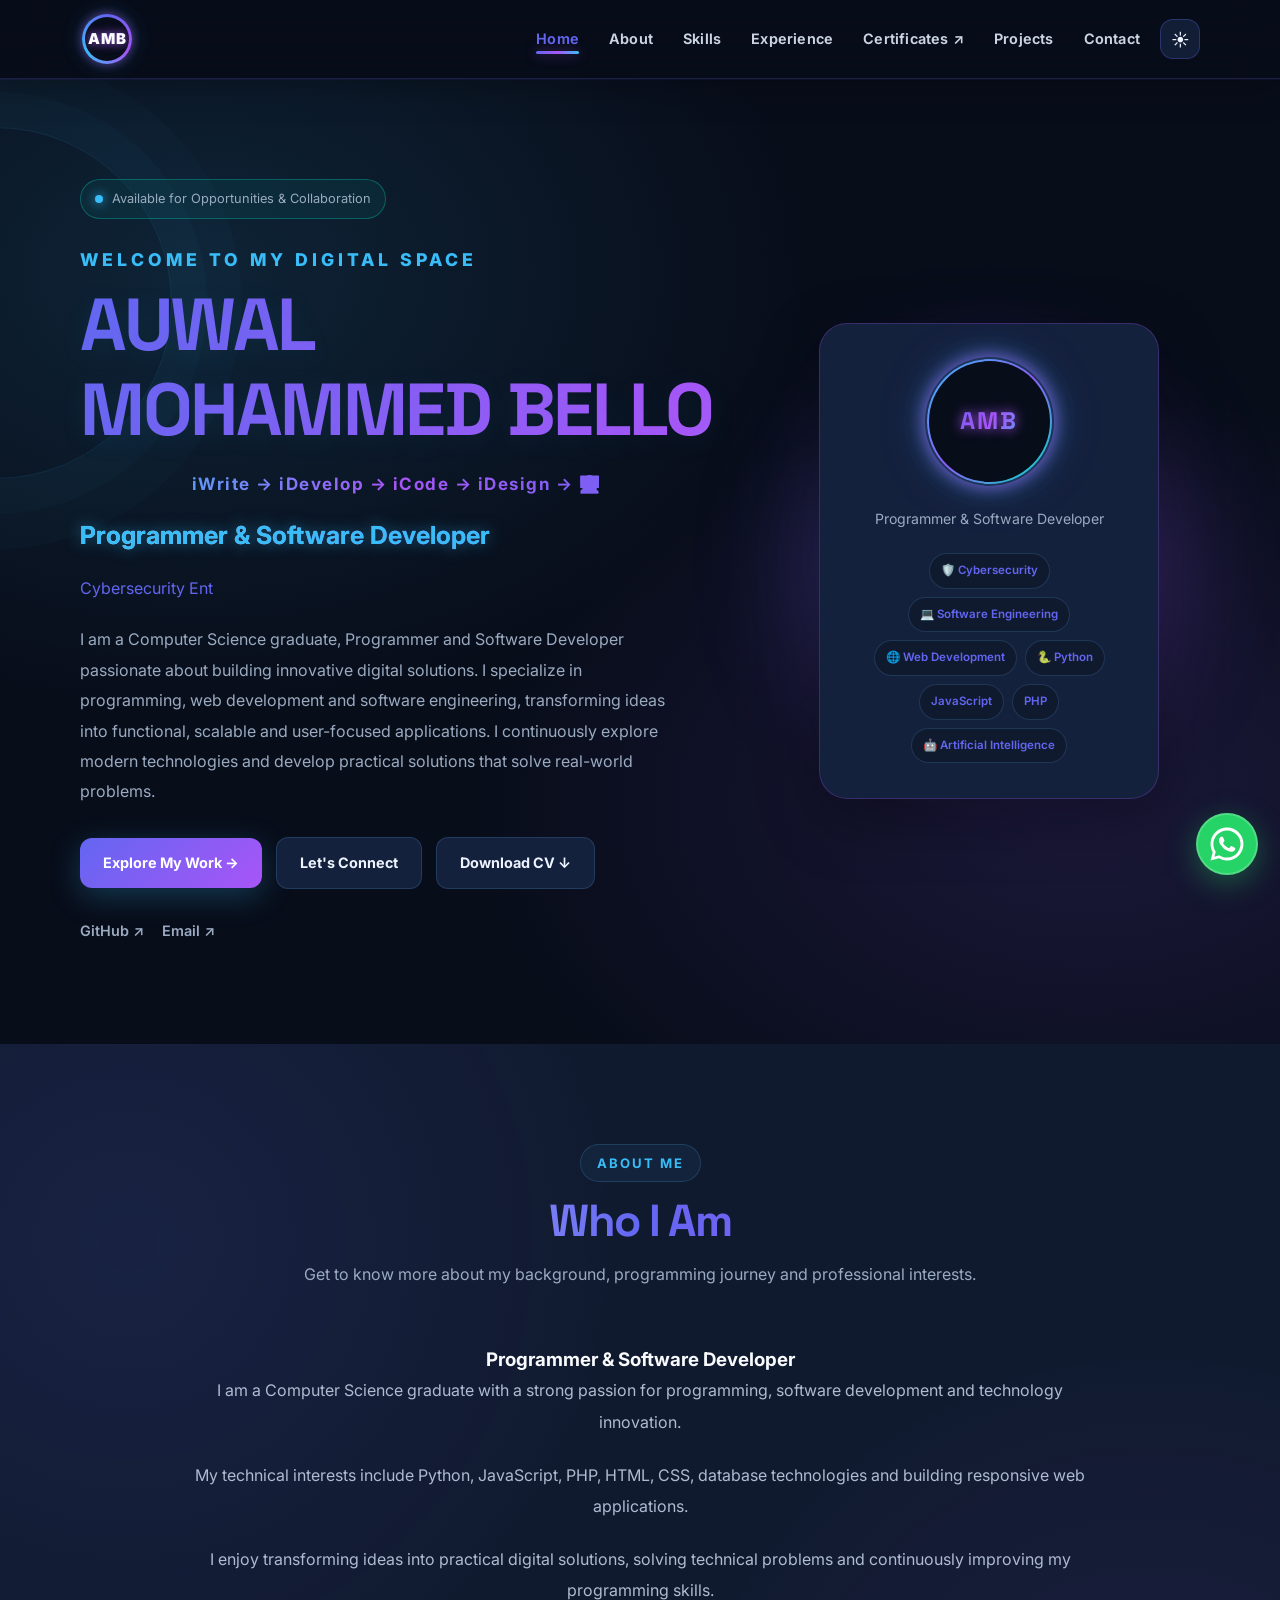
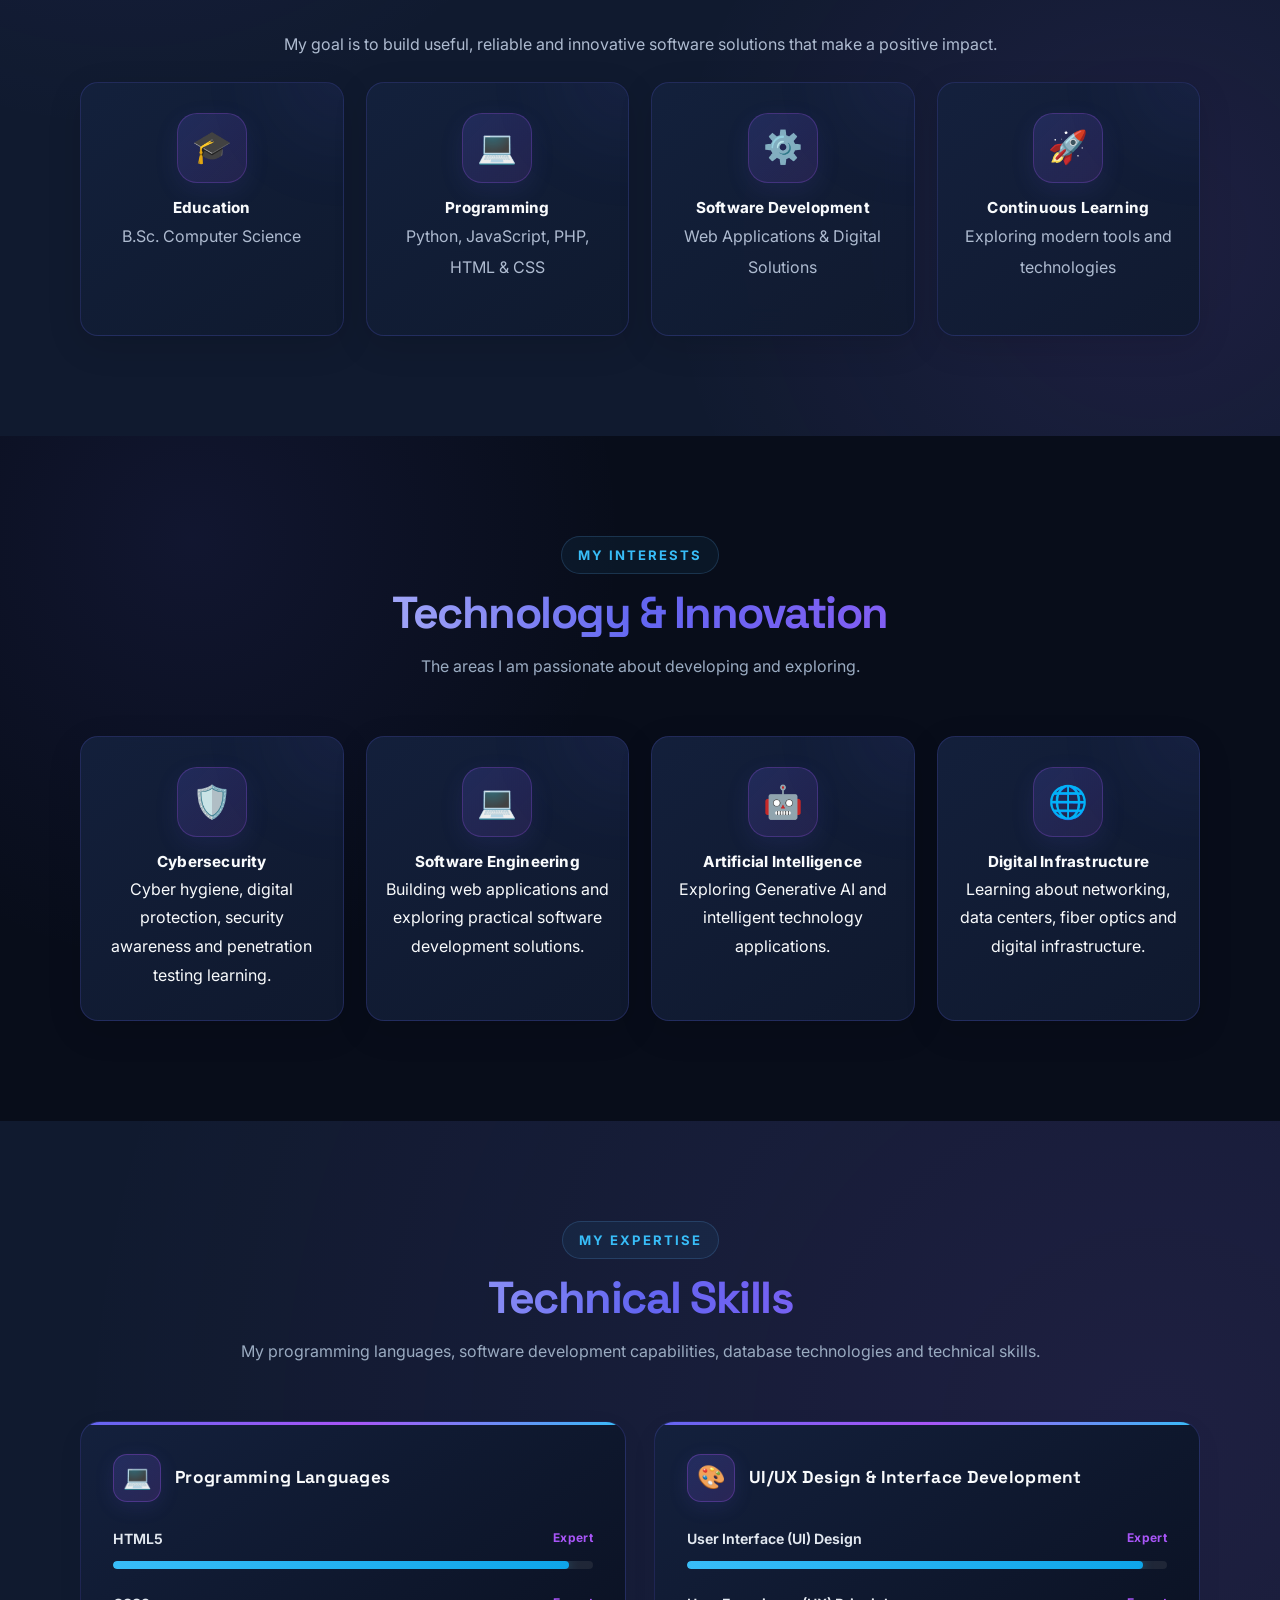
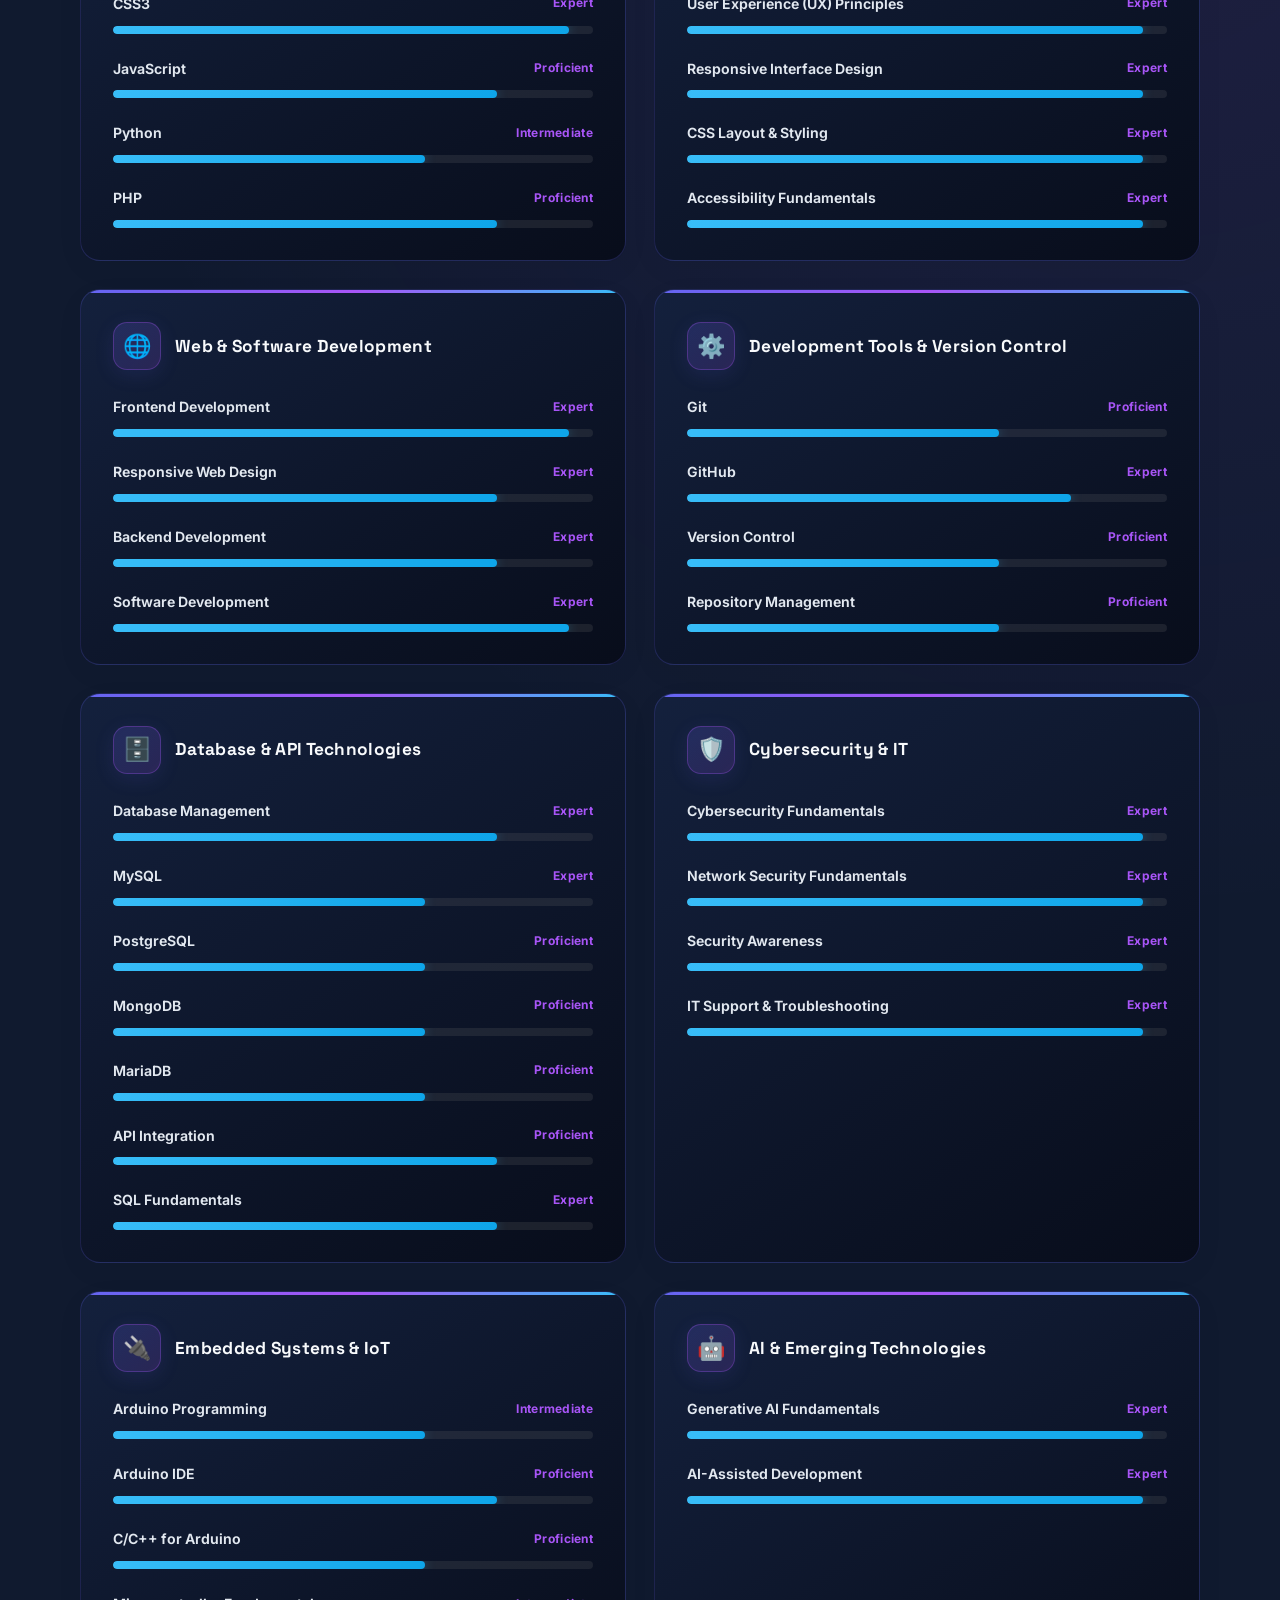
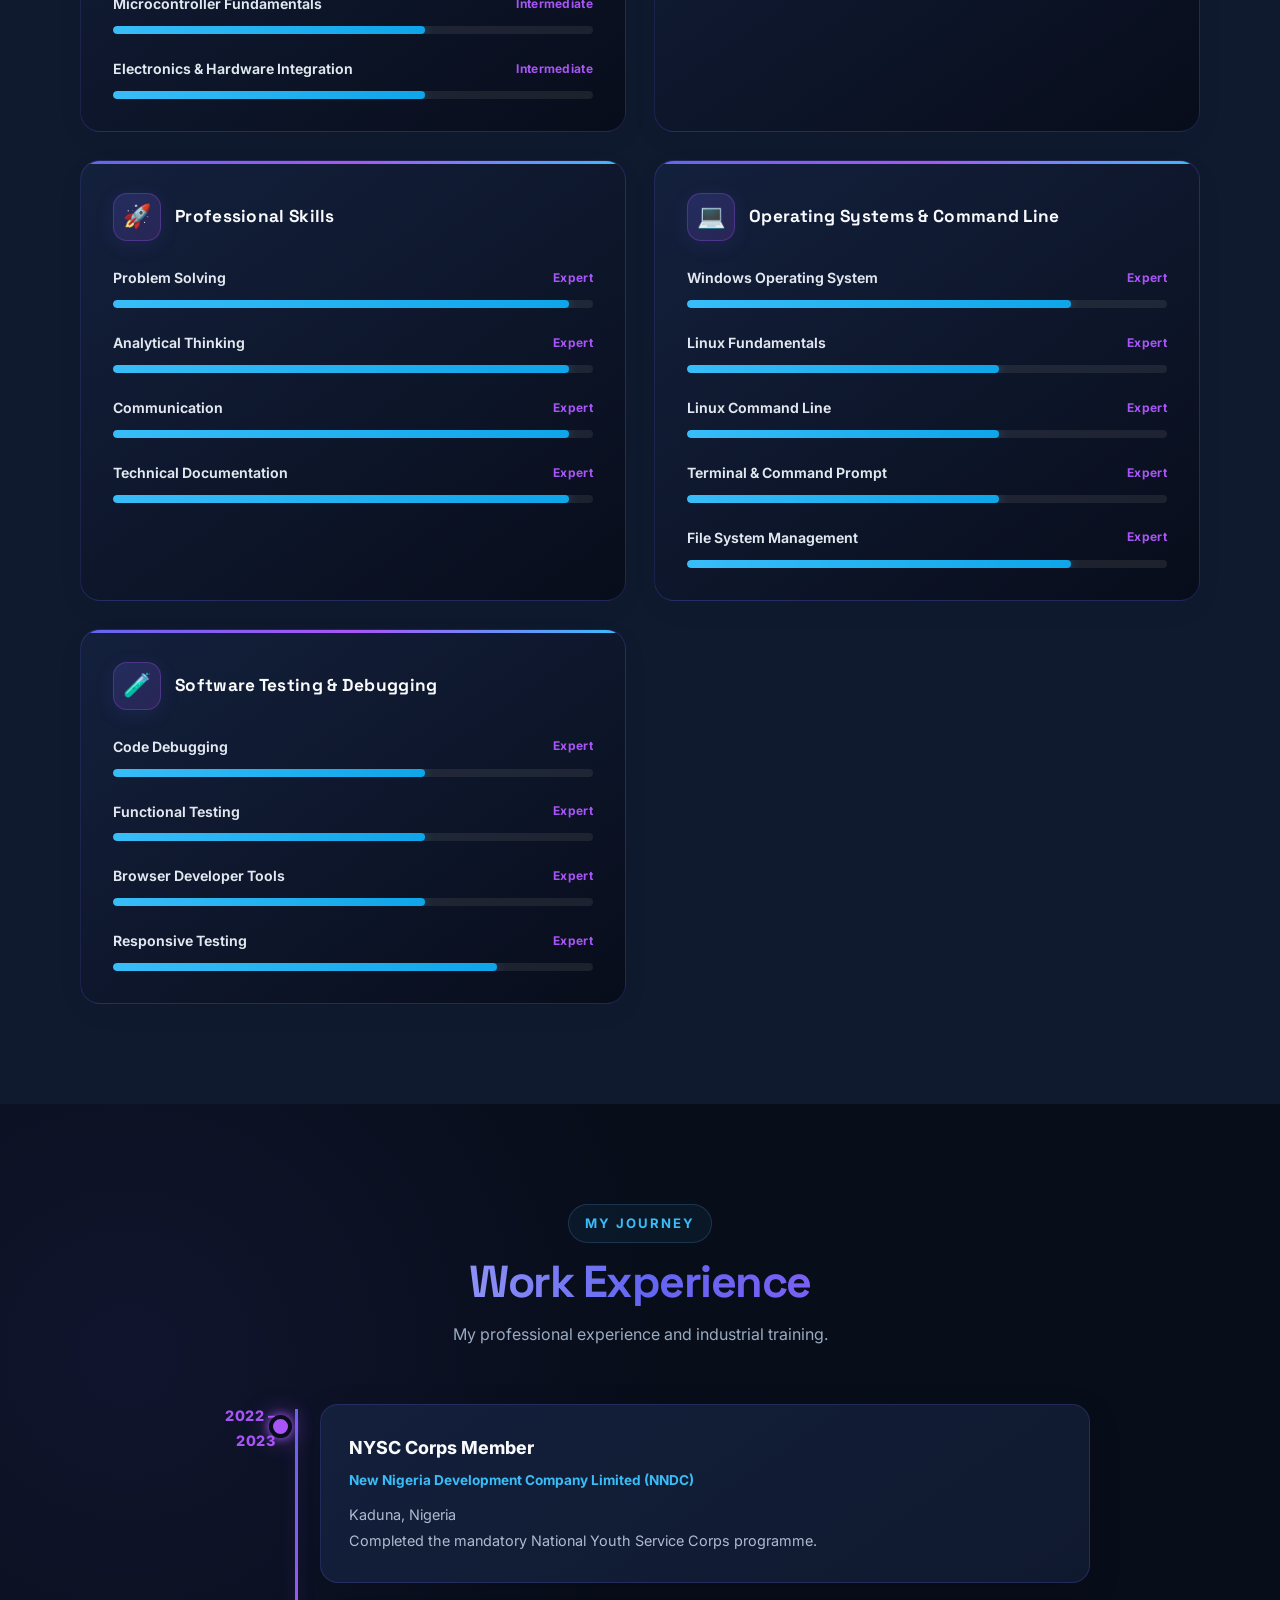
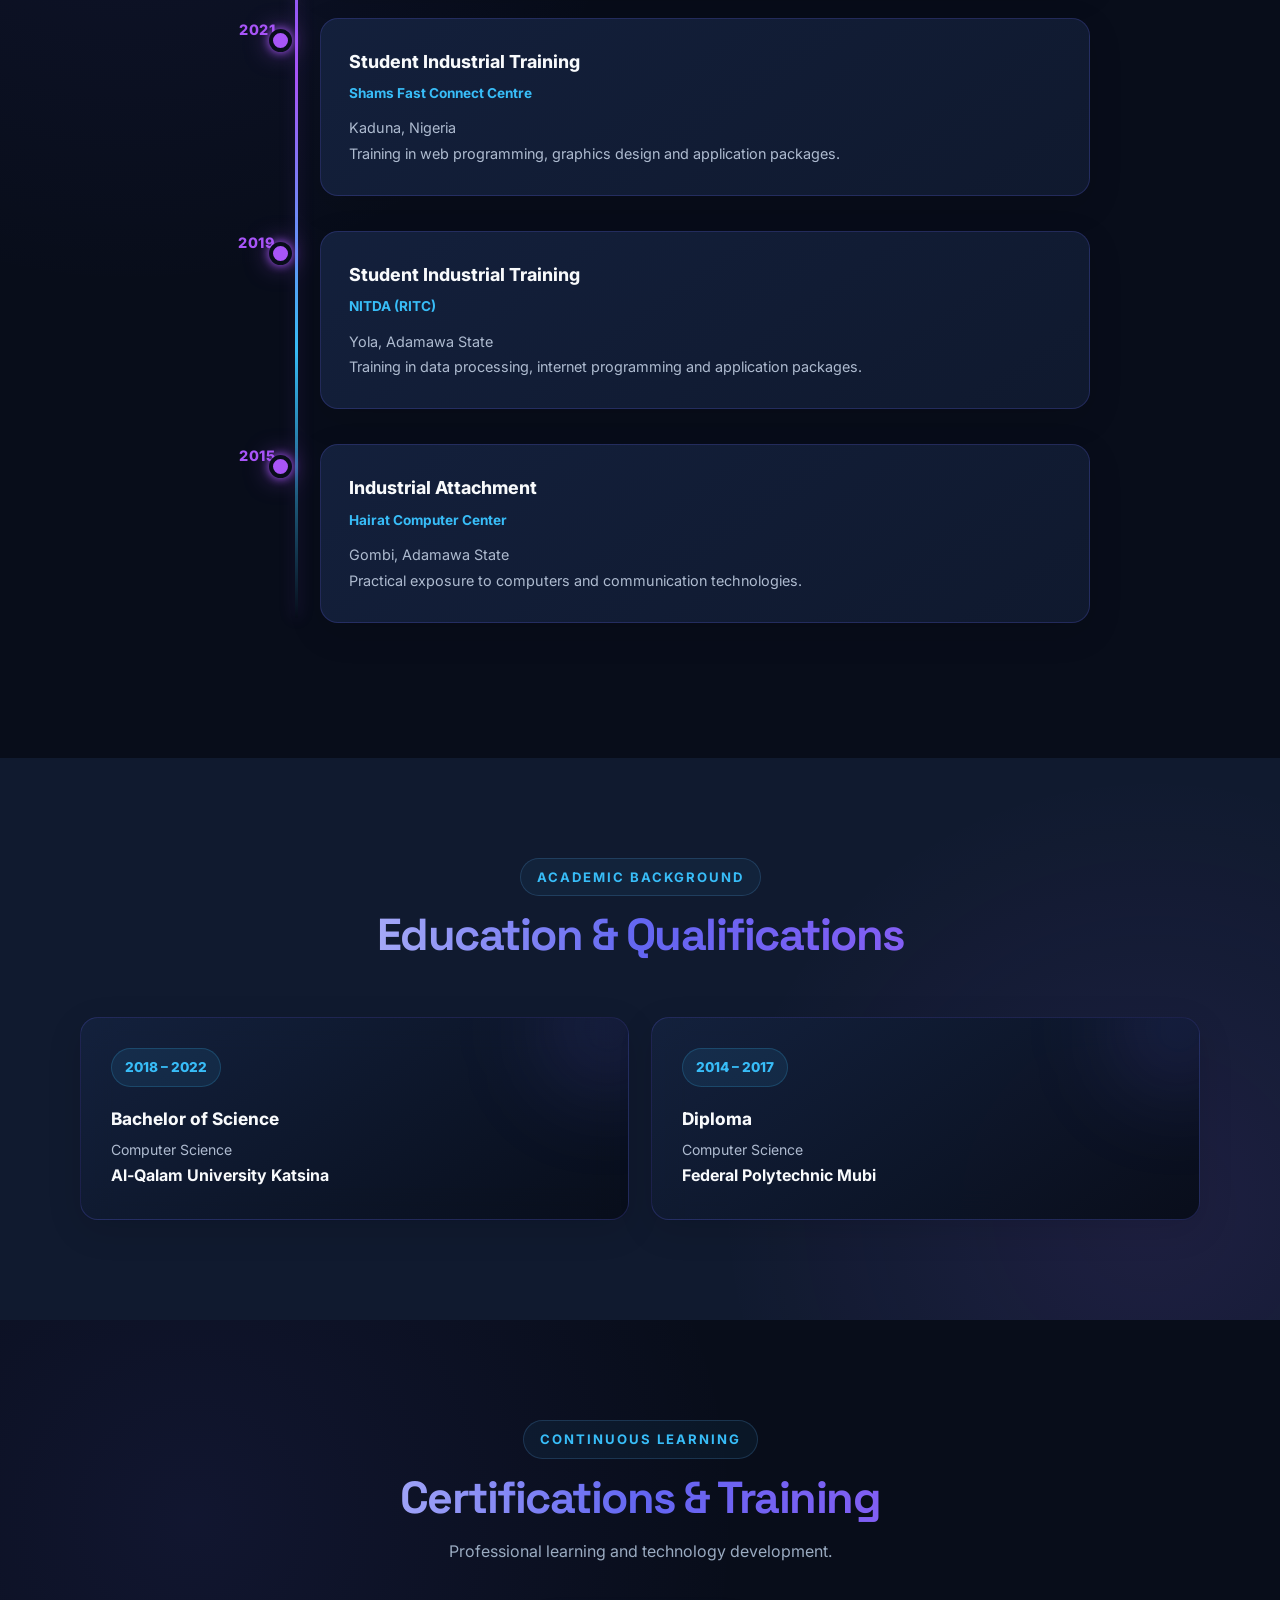
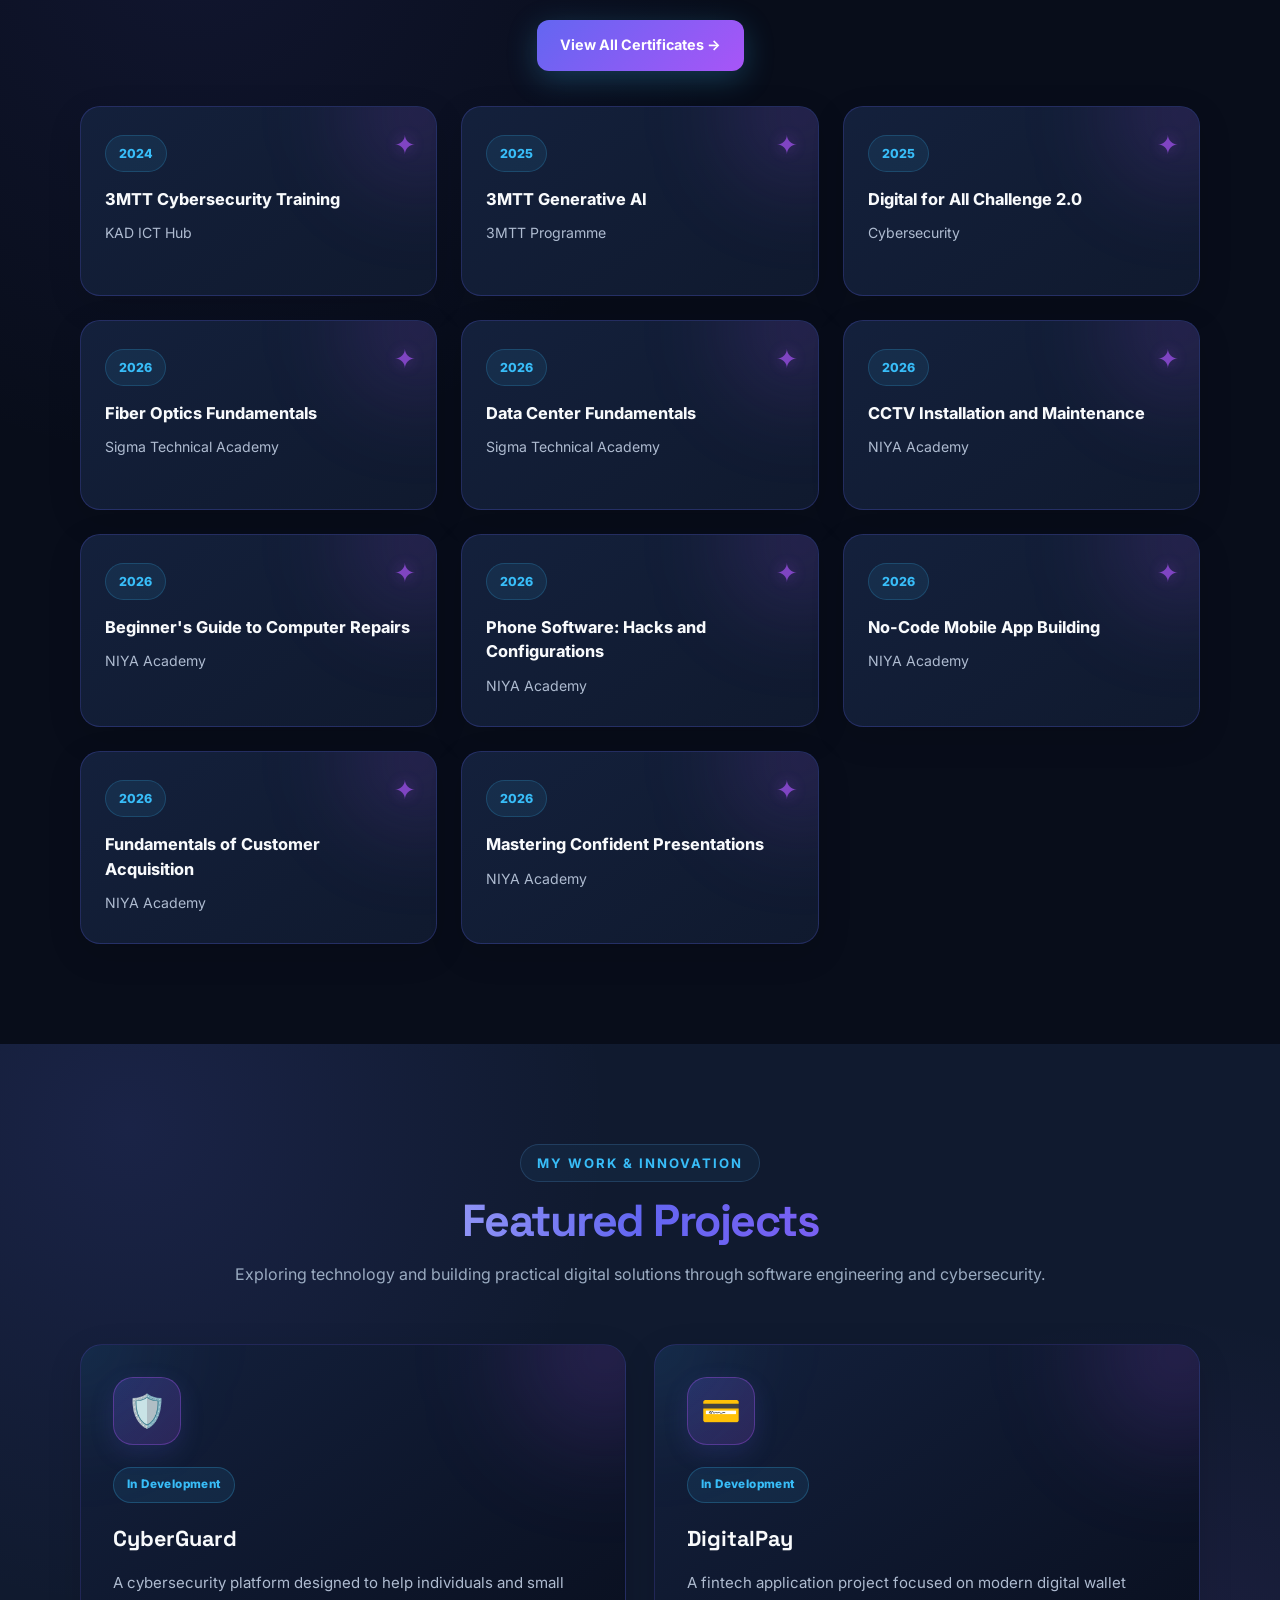
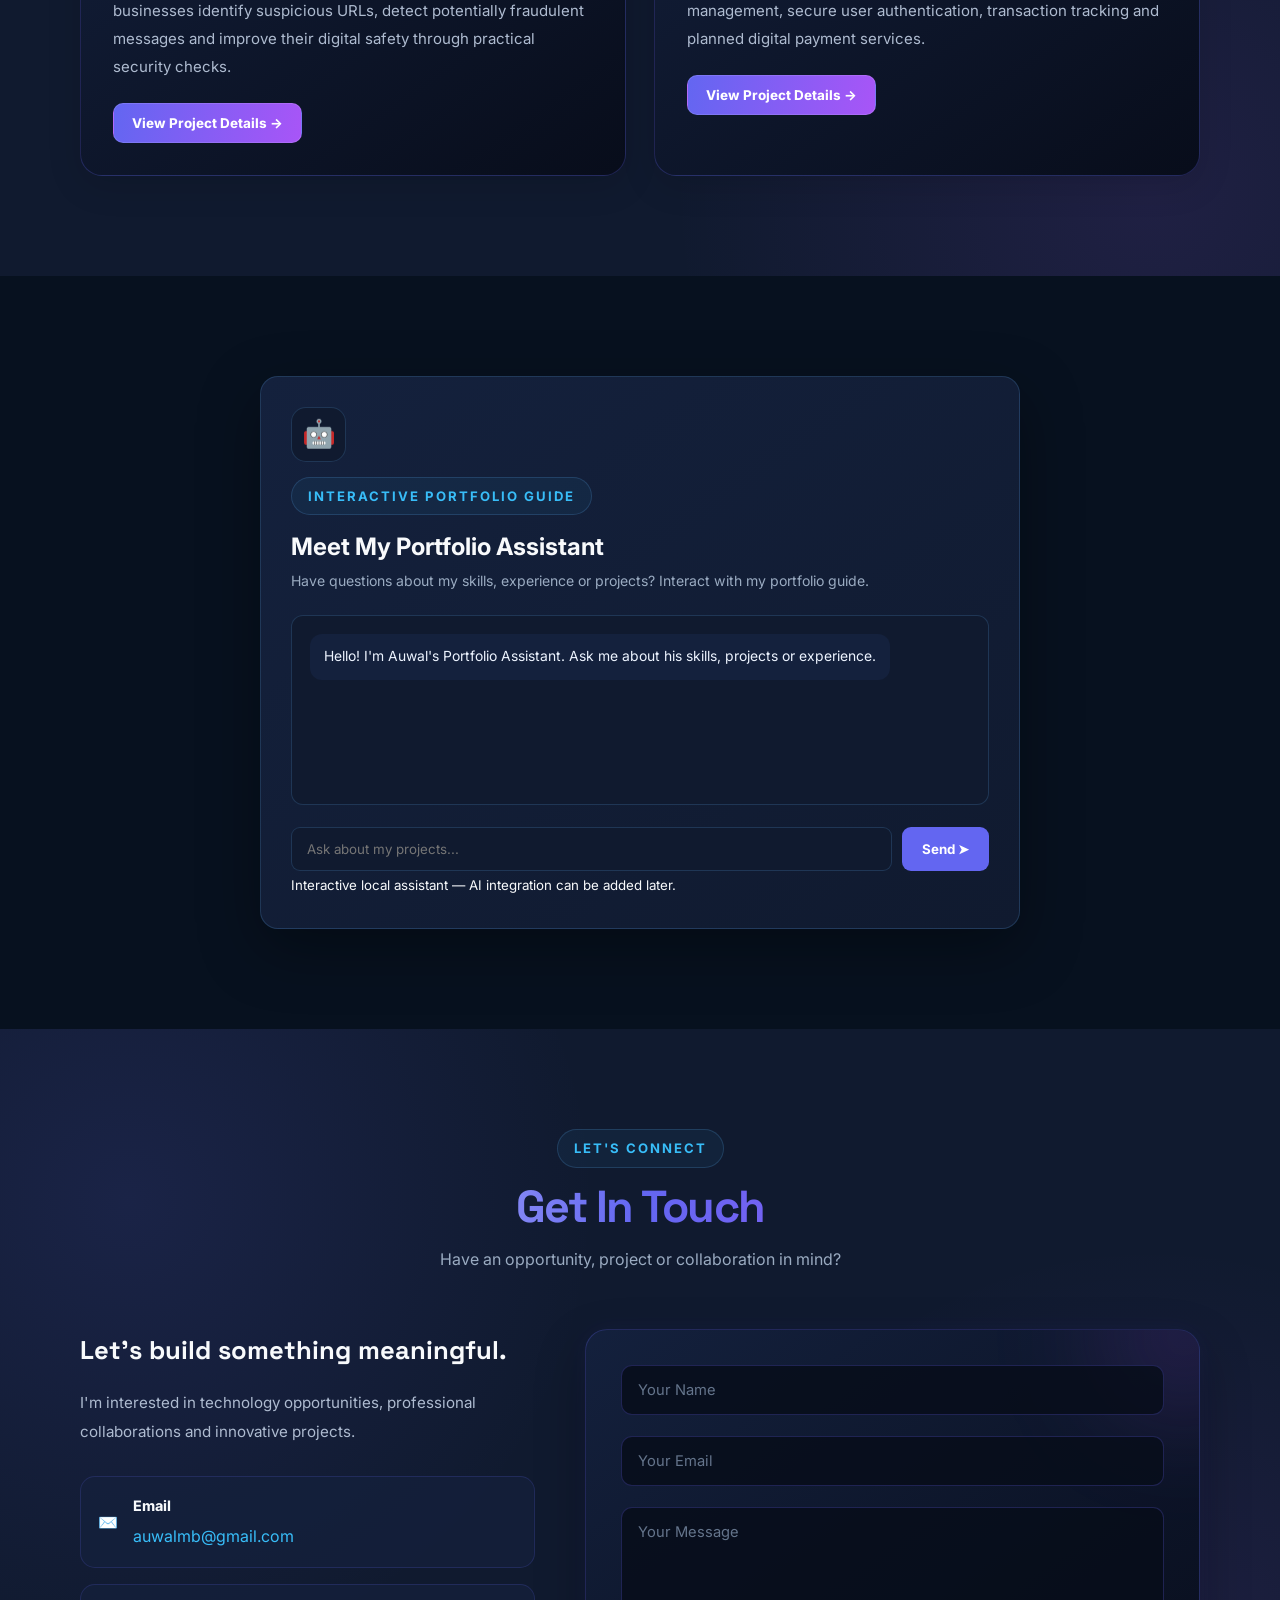
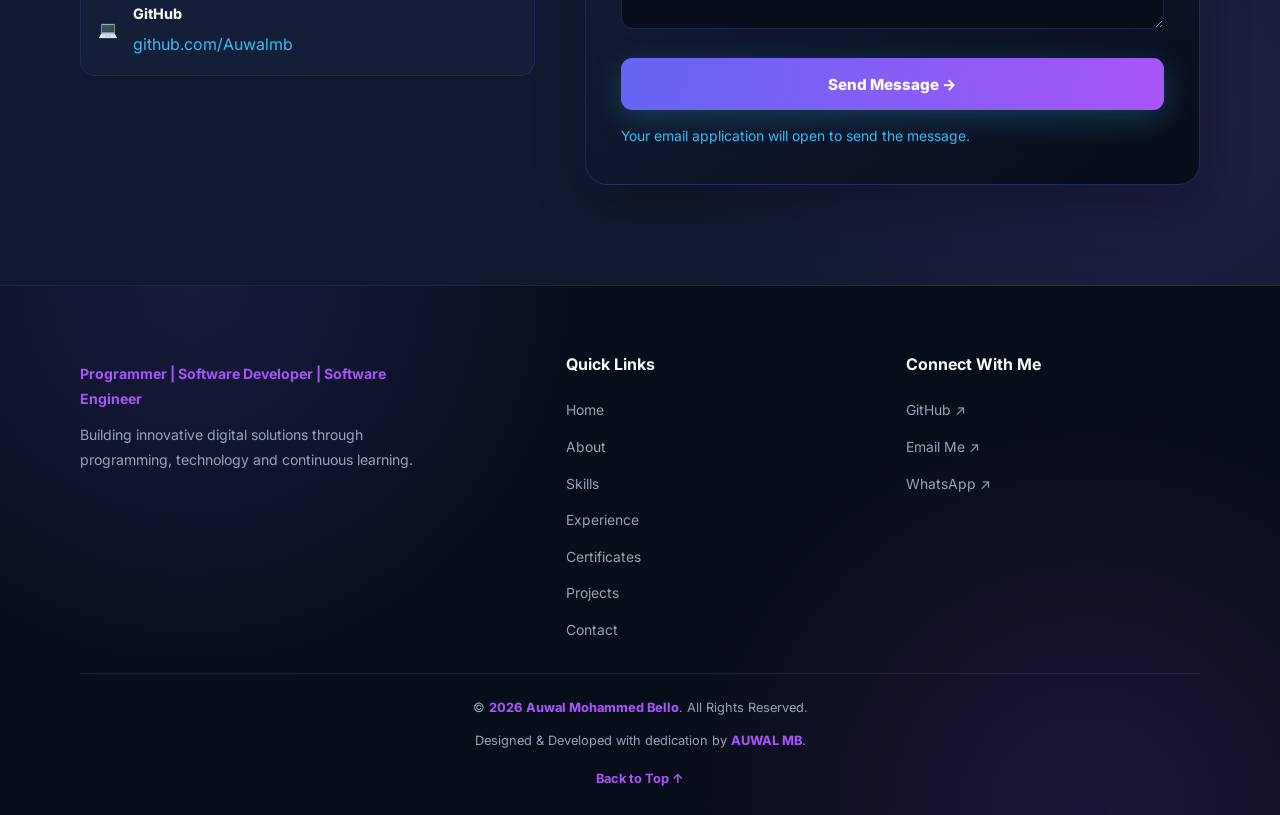
<file: index.html>
<!DOCTYPE html>
<html lang="en">
<head>

<meta charset="UTF-8">
<meta name="viewport" content="width=device-width, initial-scale=1.0">

  <meta name="description" content="Auwal Mohammed Bello is a Programmer and Software Developer specializing in programming, web development, software engineering and building innovative digital solutions.">

<meta name="keywords" content="Auwal Mohammed Bello, Programmer, Software Developer, Software Engineer, Python Developer, PHP Developer, JavaScript Developer, Web Developer, Nigeria">

<title>Auwal Mohammed Bello | Programmer & Software Developer</title>




<link rel="icon" type="image/svg+xml" href="favicon.svg">


<!-- PWA CONFIGURATION -->
<link rel="manifest" href="./manifest.json">

<meta name="theme-color" content="#080D1A">

<meta name="apple-mobile-web-app-capable" content="yes">

<meta name="apple-mobile-web-app-status-bar-style" content="black-translucent">

<meta name="apple-mobile-web-app-title" content="AUWALMB">

<link rel="apple-touch-icon" href="./icons/icon-192.png">



    <!-- CANONICAL URL -->
    <link rel="canonical" href="https://auwalmb.github.io/auwalmb-portfolio/">

    <!-- OPEN GRAPH / WHATSAPP / FACEBOOK / LINKEDIN -->
   <meta property="og:title" content="Auwal Mohammed Bello | Programmer & Software Developer">
<meta property="og:description" content="Explore my programming skills, software development projects, technical experience and digital innovations.">

   
    <meta property="og:url" content="https://auwalmb.github.io/auwalmb-portfolio/">
    <meta property="og:site_name" content="AUWAL MB Portfolio">
    <meta property="og:locale" content="en_US">

    <!-- TWITTER / X -->
   <meta name="twitter:title" content="Auwal Mohammed Bello | Programmer & Software Developer">
<meta name="twitter:description" content="Programming, software development and innovative digital solutions.">
    <!-- STRUCTURED DATA -->
<script type="application/ld+json">
{
    "@context": "https://schema.org",
    "@type": "Person",
    "name": "Auwal Mohammed Bello",
    "url": "https://auwalmb.github.io/auwalmb-portfolio/",
    "jobTitle": "Programmer and Software Developer",
    "email": "mailto:auwalmb@gmail.com",
    "knowsAbout": [
        "Programming",
        "Software Development",
        "Software Engineering",
        "Web Development",
        "Python Programming",
        "JavaScript",
        "PHP",
        "Database Development",
        "Cybersecurity"
    ],
    "sameAs": [
        "https://github.com/Auwalmb"
    ]
}
</script>

    <!-- GOOGLE FONTS -->
    <link rel="preconnect" href="https://fonts.googleapis.com">
    <link rel="preconnect" href="https://fonts.gstatic.com" crossorigin>

    <link href="https://fonts.googleapis.com/css2?family=Inter:wght@400;500;600;700;800&family=Space+Grotesk:wght@400;500;600;700&display=swap" rel="stylesheet">

    <!-- STYLESHEET -->
    <link rel="stylesheet" href="style.css">

    <!-- JAVASCRIPT -->
    <script src="script.js" defer></script>
</head>
<body>


<!-- PAGE SCROLL PROGRESS -->
<div class="scroll-progress" id="scrollProgress"></div>

<!-- PRELOADER -->
<div class="preloader" id="preloader">
    <div class="loader"></div>
</div>

<!-- HEADER -->
<header class="header">

    <nav class="navbar container">

        <!-- AMB LOGO -->
        <a href="#home" class="amb-logo" aria-label="AMB Home">
            <span class="amb-ring"></span>
            <span class="amb-text">AMB</span>
        </a>

        <!-- NAVIGATION LINKS -->
        <ul class="nav-links" id="navLinks">
            <li><a href="#home" class="nav-link active">Home</a></li>
            <li><a href="#about" class="nav-link">About</a></li>
            <li><a href="#skills" class="nav-link">Skills</a></li>
            <li><a href="#experience" class="nav-link">Experience</a></li>
            <li><a href="certificates.html" class="nav-link">Certificates ↗</a></li>
            <li><a href="#projects" class="nav-link">Projects</a></li>
            <li><a href="#contact" class="nav-link">Contact</a></li>
        </ul>

        <!-- HEADER ACTIONS -->
        <div class="nav-actions">

            <button class="theme-toggle" id="themeToggle"
                    aria-label="Toggle theme">
                ☀
            </button>

            <button class="menu-toggle" id="menuToggle"
                    aria-label="Open navigation"
                    aria-expanded="false">
                ☰
            </button>

        </div>

    </nav>

</header>

<main>

<!-- PREMIUM HERO SECTION -->
<section class="hero section" id="home">

    <div class="container hero-grid">

        <div class="hero-content">

            <div class="availability">
                <span class="status-dot"></span>
                Available for Opportunities & Collaboration
            </div>

            <p class="hero-greeting">WELCOME TO MY DIGITAL SPACE</p>

            <h1>
    <span class="animated-name">AUWAL MOHAMMED BELLO</span>
</h1>

           
<div class="slogan-container">
    <p class="hero-slogan">
        iWrite → iDevelop → iCode → iDesign → 👨‍💻
    </p>
</div>


<h2 class="hero-professional-title">
    Programmer & Software Developer
</h2>
            <p class="typing-role">
                <span class="typing-text" id="typingText"></span>
            </p>

           <p class="hero-description">
    I am a Computer Science graduate, Programmer and Software
    Developer passionate about building innovative digital solutions.

    I specialize in programming, web development and software
    engineering, transforming ideas into functional,
    scalable and user-focused applications.

    I continuously explore modern technologies and develop
    practical solutions that solve real-world problems.
</p>
            <div class="hero-buttons">

                <a href="#projects" class="btn btn-primary">
                    Explore My Work →
                </a>

                <a href="#contact" class="btn btn-outline">
                    Let's Connect
                </a>

                <a href="./assets/auwal-mohammed-bello-cv.pdf"
                   class="btn btn-outline"
                   target="_blank"
                   rel="noopener noreferrer">
                    Download CV ↓
                </a>

            </div>

            <div class="social-links">

                <a href="https://github.com/Auwalmb"
                   target="_blank"
                   rel="noopener noreferrer">
                    GitHub ↗
                </a>

                <a href="mailto:auwalmb@gmail.com">
                    Email ↗
                </a>

            </div>

        </div>

        <div class="hero-visual">

            <div class="profile-glow"></div>

            <div class="profile-card">

              <div class="profile-avatar amb-profile-logo">
    <span class="amb-profile-ring"></span>
    <span class="amb-profile-text">AMB</span>
</div>

                <div class="profile-info">
                    <!--<h3>Auwal Mohammed Bello</h3>-->
                    <p>Programmer & Software Developer</p>
                </div>

                <div class="profile-tags">
                    <span>🛡️ Cybersecurity</span>
                    <span>💻 Software Engineering</span>
                    <span>🌐 Web Development</span>
                    <span>🐍 Python</span>
                    <span>JavaScript</span>
                    <span>PHP</span>
                    <span>🤖 Artificial Intelligence</span>
                </div>

            </div>

        </div>

    </div>

</section>





<!-- ABOUT SECTION -->
<section class="section about-section" id="about">

    <div class="container">

        <div class="section-heading">
            <span class="section-label">ABOUT ME</span>

            <h2>Who <span>I Am</span></h2>

            <p>
                Get to know more about my background,
                programming journey and professional interests.
            </p>
        </div>

        <div class="about-content">

            <div class="about-text">

                <h3>Programmer & Software Developer</h3>

                <p>
                    I am a Computer Science graduate with a strong
                    passion for programming, software development
                    and technology innovation.
                </p>

                <p>
                    My technical interests include Python, JavaScript,
                    PHP, HTML, CSS, database technologies and
                    building responsive web applications.
                </p>

                <p>
                    I enjoy transforming ideas into practical digital
                    solutions, solving technical problems and
                    continuously improving my programming skills.
                </p>

                <p>
                    My goal is to build useful, reliable and
                    innovative software solutions that make
                    a positive impact.
                </p>

            </div>

            <div class="technology-grid">

                <div class="technology-card">
                    <div class="tech-icon">🎓</div>
                    <h3>Education</h3>
                    <p>B.Sc. Computer Science</p>
                </div>

                <div class="technology-card">
                    <div class="tech-icon">💻</div>
                    <h3>Programming</h3>
                    <p>Python, JavaScript, PHP, HTML & CSS</p>
                </div>

                <div class="technology-card">
                    <div class="tech-icon">⚙️</div>
                    <h3>Software Development</h3>
                    <p>Web Applications & Digital Solutions</p>
                </div>

                <div class="technology-card">
                    <div class="tech-icon">🚀</div>
                    <h3>Continuous Learning</h3>
                    <p>Exploring modern tools and technologies</p>
                </div>

            </div>

        </div>

    </div>

</section>






<!-- TECHNOLOGY SECTION -->
<section class="section technology-section">

    <div class="container">

        <div class="section-heading">
            <span class="section-label">MY INTERESTS</span>
            <h2>Technology & <span>Innovation</span></h2>
            <p>The areas I am passionate about developing and exploring.</p>
        </div>

        <div class="technology-grid">

            <div class="technology-card">
                <div class="tech-icon">🛡️</div>
                <h3>Cybersecurity</h3>
                <p>
                    Cyber hygiene, digital protection, security awareness
                    and penetration testing learning.
                </p>
            </div>

            <div class="technology-card">
                <div class="tech-icon">💻</div>
                <h3>Software Engineering</h3>
                <p>
                    Building web applications and exploring practical
                    software development solutions.
                </p>
            </div>

            <div class="technology-card">
                <div class="tech-icon">🤖</div>
                <h3>Artificial Intelligence</h3>
                <p>
                    Exploring Generative AI and intelligent technology
                    applications.
                </p>
            </div>

            <div class="technology-card">
                <div class="tech-icon">🌐</div>
                <h3>Digital Infrastructure</h3>
                <p>
                    Learning about networking, data centers, fiber optics
                    and digital infrastructure.
                </p>
            </div>

        </div>

    </div>

</section>


<!-- PREMIUM SKILLS SECTION -->
<section class="section skills-section" id="skills">

    <div class="container">

        <div class="section-heading">
            <span class="section-label">MY EXPERTISE</span>
            <h2>Technical <span>Skills</span></h2>
            <p>
                My programming languages, software development
                capabilities, database technologies and technical skills.
            </p>
        </div>

        <div class="skills-grid">

            <!-- PROGRAMMING LANGUAGES -->
            <div class="skill-card">

                <div class="skill-card-heading">
                    <span class="skill-category-icon">💻</span>
                    <h3>Programming Languages</h3>
                </div>

                <div class="skill-bars">

                    <div class="skill-item">
                        <div class="skill-info">
                            <span>HTML5</span>
                            <span class="skill-level">Expert</span>
                        </div>
                        <div class="skill-track">
                            <div class="skill-fill" data-progress="95"></div>
                        </div>
                    </div>

                    <div class="skill-item">
                        <div class="skill-info">
                            <span>CSS3</span>
                            <span class="skill-level">Expert</span>
                        </div>
                        <div class="skill-track">
                            <div class="skill-fill" data-progress="95"></div>
                        </div>
                    </div>

                    <div class="skill-item">
                        <div class="skill-info">
                            <span>JavaScript</span>
                            <span class="skill-level">Proficient</span>
                        </div>
                        <div class="skill-track">
                            <div class="skill-fill" data-progress="80"></div>
                        </div>
                    </div>

                    <div class="skill-item">
                        <div class="skill-info">
                            <span>Python</span>
                            <span class="skill-level">Intermediate</span>
                        </div>
                        <div class="skill-track">
                            <div class="skill-fill" data-progress="65"></div>
                        </div>
                    </div>

                    <div class="skill-item">
                        <div class="skill-info">
                            <span>PHP</span>
                            <span class="skill-level">Proficient</span>
                        </div>
                        <div class="skill-track">
                            <div class="skill-fill" data-progress="80"></div>
                        </div>
                    </div>

                </div>
            </div>







<!-- UI/UX DESIGN & INTERFACE DEVELOPMENT -->
<div class="skill-card">

    <div class="skill-card-heading">
        <span class="skill-category-icon">🎨</span>
        <h3>UI/UX Design & Interface Development</h3>
    </div>

    <div class="skill-bars">

        <div class="skill-item">
            <div class="skill-info">
                <span>User Interface (UI) Design</span>
                <span class="skill-level">Expert</span>
            </div>
            <div class="skill-track">
                <div class="skill-fill" data-progress="95"></div>
            </div>
        </div>

        <div class="skill-item">
            <div class="skill-info">
                <span>User Experience (UX) Principles</span>
                <span class="skill-level">Expert</span>
            </div>
            <div class="skill-track">
                <div class="skill-fill" data-progress="95"></div>
            </div>
        </div>

        <div class="skill-item">
            <div class="skill-info">
                <span>Responsive Interface Design</span>
                <span class="skill-level">Expert</span>
            </div>
            <div class="skill-track">
                <div class="skill-fill" data-progress="95"></div>
            </div>
        </div>

        <div class="skill-item">
            <div class="skill-info">
                <span>CSS Layout & Styling</span>
                <span class="skill-level">Expert</span>
            </div>
            <div class="skill-track">
                <div class="skill-fill" data-progress="95"></div>
            </div>
        </div>

        <div class="skill-item">
            <div class="skill-info">
                <span>Accessibility Fundamentals</span>
                <span class="skill-level">Expert</span>
            </div>
            <div class="skill-track">
                <div class="skill-fill" data-progress="95"></div>
            </div>
        </div>

    </div>
</div>




            <!-- WEB & SOFTWARE DEVELOPMENT -->
            <div class="skill-card">

                <div class="skill-card-heading">
                    <span class="skill-category-icon">🌐</span>
                    <h3>Web & Software Development</h3>
                </div>

                <div class="skill-bars">

                    <div class="skill-item">
                        <div class="skill-info">
                            <span>Frontend Development</span>
                            <span class="skill-level">Expert</span>
                        </div>
                        <div class="skill-track">
                            <div class="skill-fill" data-progress="95"></div>
                        </div>
                    </div>

                    <div class="skill-item">
                        <div class="skill-info">
                            <span>Responsive Web Design</span>
                            <span class="skill-level">Expert</span>
                        </div>
                        <div class="skill-track">
                            <div class="skill-fill" data-progress="80"></div>
                        </div>
                    </div>

                    <div class="skill-item">
                        <div class="skill-info">
                            <span>Backend Development</span>
                            <span class="skill-level">Expert</span>
                        </div>
                        <div class="skill-track">
                            <div class="skill-fill" data-progress="80"></div>
                        </div>
                    </div>

                    <div class="skill-item">
                        <div class="skill-info">
                            <span>Software Development</span>
                            <span class="skill-level">Expert</span>
                        </div>
                        <div class="skill-track">
                            <div class="skill-fill" data-progress="95"></div>
                        </div>
                    </div>

                </div>
            </div>





<!-- DEVELOPMENT TOOLS & VERSION CONTROL -->
<div class="skill-card">

    <div class="skill-card-heading">
        <span class="skill-category-icon">⚙️</span>
        <h3>Development Tools & Version Control</h3>
    </div>

    <div class="skill-bars">

        <div class="skill-item">
            <div class="skill-info">
                <span>Git</span>
                <span class="skill-level">Proficient</span>
            </div>
            <div class="skill-track">
                <div class="skill-fill" data-progress="65"></div>
            </div>
        </div>

        <div class="skill-item">
            <div class="skill-info">
                <span>GitHub</span>
                <span class="skill-level">Expert</span>
            </div>
            <div class="skill-track">
                <div class="skill-fill" data-progress="80"></div>
            </div>
        </div>

        <div class="skill-item">
            <div class="skill-info">
                <span>Version Control</span>
                <span class="skill-level">Proficient</span>
            </div>
            <div class="skill-track">
                <div class="skill-fill" data-progress="65"></div>
            </div>
        </div>

        <div class="skill-item">
            <div class="skill-info">
                <span>Repository Management</span>
                <span class="skill-level">Proficient</span>
            </div>
            <div class="skill-track">
                <div class="skill-fill" data-progress="65"></div>
            </div>
        </div>

    </div>
</div>






            <!-- DATABASE & API -->
<div class="skill-card">

    <div class="skill-card-heading">
        <span class="skill-category-icon">🗄️</span>
        <h3>Database & API Technologies</h3>
    </div>

    <div class="skill-bars">

        <div class="skill-item">
            <div class="skill-info">
                <span>Database Management</span>
                <span class="skill-level">Expert</span>
            </div>
            <div class="skill-track">
                <div class="skill-fill" data-progress="80"></div>
            </div>
        </div>

        <div class="skill-item">
            <div class="skill-info">
                <span>MySQL</span>
                <span class="skill-level">
Expert</span>
            </div>
            <div class="skill-track">
                <div class="skill-fill" data-progress="65"></div>
            </div>
        </div>

        <div class="skill-item">
            <div class="skill-info">
                <span>PostgreSQL</span>
                <span class="skill-level">
Proficient</span>
            </div>
            <div class="skill-track">
                <div class="skill-fill" data-progress="65"></div>
            </div>
        </div>

        <div class="skill-item">
            <div class="skill-info">
                <span>MongoDB</span>
                <span class="skill-level">
Proficient</span>
            </div>
            <div class="skill-track">
                <div class="skill-fill" data-progress="65"></div>
            </div>
        </div>

        <div class="skill-item">
            <div class="skill-info">
                <span>MariaDB</span>
                <span class="skill-level">
Proficient</span>
            </div>
            <div class="skill-track">
                <div class="skill-fill" data-progress="65"></div>
            </div>
        </div>

        <div class="skill-item">
            <div class="skill-info">
                <span>API Integration</span>
                <span class="skill-level">Proficient</span>
            </div>
            <div class="skill-track">
                <div class="skill-fill" data-progress="80"></div>
            </div>
        </div>

        <div class="skill-item">
            <div class="skill-info">
                <span>SQL Fundamentals</span>
                <span class="skill-level">Expert</span>
            </div>
            <div class="skill-track">
                <div class="skill-fill" data-progress="80"></div>
            </div>
        </div>

    </div>
</div>


            <!-- CYBERSECURITY & IT -->
            <div class="skill-card">

                <div class="skill-card-heading">
                    <span class="skill-category-icon">🛡️</span>
                    <h3>Cybersecurity & IT</h3>
                </div>

                <div class="skill-bars">

                    <div class="skill-item">
                        <div class="skill-info">
                            <span>Cybersecurity Fundamentals</span>
                            <span class="skill-level">Expert</span>
                        </div>
                        <div class="skill-track">
                            <div class="skill-fill" data-progress="95"></div>
                        </div>
                    </div>

                    <div class="skill-item">
                        <div class="skill-info">
                            <span>Network Security Fundamentals</span>
                            <span class="skill-level">Expert</span>
                        </div>
                        <div class="skill-track">
                            <div class="skill-fill" data-progress="95"></div>
                        </div>
                    </div>

                    <div class="skill-item">
                        <div class="skill-info">
                            <span>Security Awareness</span>
                            <span class="skill-level">Expert</span>
                        </div>
                        <div class="skill-track">
                            <div class="skill-fill" data-progress="95"></div>
                        </div>
                    </div>

                    <div class="skill-item">
                        <div class="skill-info">
                            <span>IT Support & Troubleshooting</span>
                            <span class="skill-level">Expert</span>
                        </div>
                        <div class="skill-track">
                            <div class="skill-fill" data-progress="95"></div>
                        </div>
                    </div>

                </div>
            </div>


            <!-- EMBEDDED SYSTEMS & IoT -->
            <div class="skill-card">

                <div class="skill-card-heading">
                    <span class="skill-category-icon">🔌</span>
                    <h3>Embedded Systems & IoT</h3>
                </div>

                <div class="skill-bars">

                    <div class="skill-item">
                        <div class="skill-info">
                            <span>Arduino Programming</span>
                            <span class="skill-level">Intermediate</span>
                        </div>
                        <div class="skill-track">
                            <div class="skill-fill" data-progress="65"></div>
                        </div>
                    </div>

                    <div class="skill-item">
                        <div class="skill-info">
                            <span>Arduino IDE</span>
                            <span class="skill-level">Proficient</span>
                        </div>
                        <div class="skill-track">
                            <div class="skill-fill" data-progress="80"></div>
                        </div>
                    </div>

                    <div class="skill-item">
                        <div class="skill-info">
                            <span>C/C++ for Arduino</span>
                            <span class="skill-level">Proficient</span>
                        </div>
                        <div class="skill-track">
                            <div class="skill-fill" data-progress="65"></div>
                        </div>
                    </div>

                    <div class="skill-item">
                        <div class="skill-info">
                            <span>Microcontroller Fundamentals</span>
                            <span class="skill-level">Intermediate</span>
                        </div>
                        <div class="skill-track">
                            <div class="skill-fill" data-progress="65"></div>
                        </div>
                    </div>

                    <div class="skill-item">
                        <div class="skill-info">
                            <span>Electronics & Hardware Integration</span>
                            <span class="skill-level">Intermediate</span>
                        </div>
                        <div class="skill-track">
                            <div class="skill-fill" data-progress="65"></div>
                        </div>
                    </div>

                </div>
            </div>


            <!-- AI & EMERGING TECHNOLOGIES -->
            <div class="skill-card">

                <div class="skill-card-heading">
                    <span class="skill-category-icon">🤖</span>
                    <h3>AI & Emerging Technologies</h3>
                </div>

                <div class="skill-bars">

                    <div class="skill-item">
                        <div class="skill-info">
                            <span>Generative AI Fundamentals</span>
                            <span class="skill-level">Expert</span>
                        </div>
                        <div class="skill-track">
                            <div class="skill-fill" data-progress="95"></div>
                        </div>
                    </div>

                    <div class="skill-item">
                        <div class="skill-info">
                            <span>AI-Assisted Development</span>
                            <span class="skill-level">Expert</span>
                        </div>
                        <div class="skill-track">
                            <div class="skill-fill" data-progress="95"></div>
                        </div>
                    </div>

                </div>
            </div>


            <!-- PROFESSIONAL SKILLS -->
<div class="skill-card">

    <div class="skill-card-heading">
        <span class="skill-category-icon">🚀</span>
        <h3>Professional Skills</h3>
    </div>

    <div class="skill-bars">

        <div class="skill-item">
            <div class="skill-info">
                <span>Problem Solving</span>
                <span class="skill-level">Expert</span>
            </div>
            <div class="skill-track">
                <div class="skill-fill" data-progress="95"></div>
            </div>
        </div>

        <div class="skill-item">
            <div class="skill-info">
                <span>Analytical Thinking</span>
                <span class="skill-level">Expert</span>
            </div>
            <div class="skill-track">
                <div class="skill-fill" data-progress="95"></div>
            </div>
        </div>

        <div class="skill-item">
            <div class="skill-info">
                <span>Communication</span>
                <span class="skill-level">Expert</span>
            </div>
            <div class="skill-track">
                <div class="skill-fill" data-progress="95"></div>
            </div>
        </div>

        <div class="skill-item">
            <div class="skill-info">
                <span>Technical Documentation</span>
                <span class="skill-level">Expert</span>
            </div>
            <div class="skill-track">
                <div class="skill-fill" data-progress="95"></div>
            </div>
        </div>

    </div>
</div>






<!-- OPERATING SYSTEMS & COMMAND LINE -->
<div class="skill-card">

    <div class="skill-card-heading">
        <span class="skill-category-icon">💻</span>
        <h3>Operating Systems & Command Line</h3>
    </div>

    <div class="skill-bars">

        <div class="skill-item">
            <div class="skill-info">
                <span>Windows Operating System</span>
                <span class="skill-level">Expert</span>
            </div>
            <div class="skill-track">
                <div class="skill-fill" data-progress="80"></div>
            </div>
        </div>

        <div class="skill-item">
            <div class="skill-info">
                <span>Linux Fundamentals</span>
                <span class="skill-level">Expert</span>
            </div>
            <div class="skill-track">
                <div class="skill-fill" data-progress="65"></div>
            </div>
        </div>

        <div class="skill-item">
            <div class="skill-info">
                <span>Linux Command Line</span>
                <span class="skill-level">Expert</span>
            </div>
            <div class="skill-track">
                <div class="skill-fill" data-progress="65"></div>
            </div>
        </div>

        <div class="skill-item">
            <div class="skill-info">
                <span>Terminal & Command Prompt</span>
                <span class="skill-level">Expert</span>
            </div>
            <div class="skill-track">
                <div class="skill-fill" data-progress="65"></div>
            </div>
        </div>

        <div class="skill-item">
            <div class="skill-info">
                <span>File System Management</span>
                <span class="skill-level">Expert</span>
            </div>
            <div class="skill-track">
                <div class="skill-fill" data-progress="80"></div>
            </div>
        </div>

    </div>
</div>




<!-- SOFTWARE TESTING & DEBUGGING -->
<div class="skill-card">

    <div class="skill-card-heading">
        <span class="skill-category-icon">🧪</span>
        <h3>Software Testing & Debugging</h3>
    </div>

    <div class="skill-bars">

        <div class="skill-item">
            <div class="skill-info">
                <span>Code Debugging</span>
                <span class="skill-level">Expert</span>
            </div>
            <div class="skill-track">
                <div class="skill-fill" data-progress="65"></div>
            </div>
        </div>

        <div class="skill-item">
            <div class="skill-info">
                <span>Functional Testing</span>
                <span class="skill-level">Expert</span>
            </div>
            <div class="skill-track">
                <div class="skill-fill" data-progress="65"></div>
            </div>
        </div>

        <div class="skill-item">
            <div class="skill-info">
                <span>Browser Developer Tools</span>
                <span class="skill-level">Expert</span>
            </div>
            <div class="skill-track">
                <div class="skill-fill" data-progress="65"></div>
            </div>
        </div>

        <div class="skill-item">
            <div class="skill-info">
                <span>Responsive Testing</span>
                <span class="skill-level">Expert</span>
            </div>
            <div class="skill-track">
                <div class="skill-fill" data-progress="80"></div>
            </div>
        </div>

    </div>
</div>

</div>

</div>

</section>

<!-- EXPERIENCE SECTION -->
<section class="section experience-section" id="experience">

    <div class="container">

        <div class="section-heading">
            <span class="section-label">MY JOURNEY</span>
            <h2>Work <span>Experience</span></h2>
            <p>My professional experience and industrial training.</p>
        </div>

        <div class="timeline">

            <div class="timeline-item">
                <span class="timeline-year">2022 – 2023</span>

                <div class="timeline-content">
                    <h3>NYSC Corps Member</h3>
                    <h4>New Nigeria Development Company Limited (NNDC)</h4>
                    <p>Kaduna, Nigeria</p>
                    <p>
                        Completed the mandatory National Youth Service
                        Corps programme.
                    </p>
                </div>
            </div>


            <div class="timeline-item">
                <span class="timeline-year">2021</span>

                <div class="timeline-content">
                    <h3>Student Industrial Training</h3>
                    <h4>Shams Fast Connect Centre</h4>
                    <p>Kaduna, Nigeria</p>
                    <p>
                        Training in web programming, graphics design
                        and application packages.
                    </p>
                </div>
            </div>


            <div class="timeline-item">
                <span class="timeline-year">2019</span>

                <div class="timeline-content">
                    <h3>Student Industrial Training</h3>
                    <h4>NITDA (RITC)</h4>
                    <p>Yola, Adamawa State</p>
                    <p>
                        Training in data processing, internet programming
                        and application packages.
                    </p>
                </div>
            </div>


            <div class="timeline-item">
                <span class="timeline-year">2015</span>

                <div class="timeline-content">
                    <h3>Industrial Attachment</h3>
                    <h4>Hairat Computer Center</h4>
                    <p>Gombi, Adamawa State</p>
                    <p>
                        Practical exposure to computers and
                        communication technologies.
                    </p>
                </div>
            </div>

        </div>

    </div>

</section>


<!-- EDUCATION SECTION -->
<section class="section education-section" id="education">

    <div class="container">

        <div class="section-heading">
            <span class="section-label">ACADEMIC BACKGROUND</span>
            <h2>Education & <span>Qualifications</span></h2>
        </div>

        <div class="education-grid">

            <div class="education-card">
                <span class="education-year">2018 – 2022</span>
                <h3>Bachelor of Science</h3>
                <p>Computer Science</p>
                <strong>Al-Qalam University Katsina</strong>
            </div>

            <div class="education-card">
                <span class="education-year">2014 – 2017</span>
                <h3>Diploma</h3>
                <p>Computer Science</p>
                <strong>Federal Polytechnic Mubi</strong>
            </div>

        </div>

    </div>

</section>


<!-- CERTIFICATIONS SECTION -->
<section class="section certifications-section" id="certifications">

    <div class="container">

        <div class="section-heading">
            <span class="section-label">CONTINUOUS LEARNING</span>
            <h2>Certifications & <span>Training</span></h2>
            <p>Professional learning and technology development.</p>
        </div>

        <div class="certifications-action">
            <a href="certificates.html" class="btn btn-primary">
                View All Certificates →
            </a>
        </div>

        <div class="certifications-grid">

            <article class="certificate-card">
                <span class="certificate-year">2024</span>
                <h3>3MTT Cybersecurity Training</h3>
                <p>KAD ICT Hub</p>
            </article>

            <article class="certificate-card">
                <span class="certificate-year">2025</span>
                <h3>3MTT Generative AI</h3>
                <p>3MTT Programme</p>
            </article>

            <article class="certificate-card">
                <span class="certificate-year">2025</span>
                <h3>Digital for All Challenge 2.0</h3>
                <p>Cybersecurity</p>
            </article>

            <article class="certificate-card">
                <span class="certificate-year">2026</span>
                <h3>Fiber Optics Fundamentals</h3>
                <p>Sigma Technical Academy</p>
            </article>

            <article class="certificate-card">
                <span class="certificate-year">2026</span>
                <h3>Data Center Fundamentals</h3>
                <p>Sigma Technical Academy</p>
            </article>

            <article class="certificate-card">
                <span class="certificate-year">2026</span>
                <h3>CCTV Installation and Maintenance</h3>
                <p>NIYA Academy</p>
            </article>

            <article class="certificate-card">
                <span class="certificate-year">2026</span>
                <h3>Beginner's Guide to Computer Repairs</h3>
                <p>NIYA Academy</p>
            </article>

            <article class="certificate-card">
                <span class="certificate-year">2026</span>
                <h3>Phone Software: Hacks and Configurations</h3>
                <p>NIYA Academy</p>
            </article>

            <article class="certificate-card">
                <span class="certificate-year">2026</span>
                <h3>No-Code Mobile App Building</h3>
                <p>NIYA Academy</p>
            </article>

            <article class="certificate-card">
                <span class="certificate-year">2026</span>
                <h3>Fundamentals of Customer Acquisition</h3>
                <p>NIYA Academy</p>
            </article>

            <article class="certificate-card">
                <span class="certificate-year">2026</span>
                <h3>Mastering Confident Presentations</h3>
                <p>NIYA Academy</p>
            </article>

        </div>

    </div>

</section>

<!-- PREMIUM PROJECTS SECTION -->
<section class="section projects-section" id="projects">

    <div class="container">

        <div class="section-heading">
            <span class="section-label">MY WORK & INNOVATION</span>

            <h2>Featured <span>Projects</span></h2>

            <p>
                Exploring technology and building practical digital
                solutions through software engineering and cybersecurity.
            </p>
        </div>

        <div class="projects-grid">

            <!-- CYBERGUARD -->
            <article class="project-card">

                <div class="project-icon">🛡️</div>

                <span class="project-status">
                    In Development
                </span>

                <h3>CyberGuard</h3>

                <p>
                    A cybersecurity platform designed to help individuals
                    and small businesses identify suspicious URLs,
                    detect potentially fraudulent messages and improve
                    their digital safety through practical security checks.
                </p>

               

                <button
                    class="project-details"
                    data-title="CyberGuard"
                    data-status="In Development"
                    data-description="CyberGuard is a digital security platform focused on suspicious URL analysis, scam message detection and cybersecurity awareness. It includes local detection rules and an ongoing VirusTotal threat intelligence integration through Supabase Edge Functions. Live scanning availability depends on successful backend integration.">

                    View Project Details →
                </button>

            </article>


            <!-- DIGITALPAY -->
            <article class="project-card">

                <div class="project-icon">💳</div>

                <span class="project-status">
                    In Development
                </span>

                <h3>DigitalPay</h3>

                <p>
                    A fintech application project focused on modern
                    digital wallet management, secure user authentication,
                    transaction tracking and planned digital payment services.
                </p>

             

                <button
                    class="project-details"
                    data-title="DigitalPay"
                    data-status="In Development"
                    data-description="DigitalPay is a fintech application currently under development. Its planned features include user authentication, wallet management, transaction history, airtime and data services, and future payment integrations. Real payment processing is not yet enabled.">

                    View Project Details →
                </button>

            </article>

        </div>

    </div>

</section>


<!-- AI ASSISTANT SECTION -->
<section class="section assistant-section" id="assistant">

    <div class="container">

        <div class="assistant-card">

            <div class="assistant-icon">🤖</div>

            <span class="section-label">INTERACTIVE PORTFOLIO GUIDE</span>

            <h2>Meet My <span>Portfolio Assistant</span></h2>

            <p>
                Have questions about my skills, experience or projects?
                Interact with my portfolio guide.
            </p>

            <div class="assistant-chat" id="assistantChat">
                <div class="assistant-message">
                    Hello! I'm Auwal's Portfolio Assistant.
                    Ask me about his skills, projects or experience.
                </div>
            </div>

            <form class="assistant-form" id="assistantForm">

                <input
                    type="text"
                    id="assistantInput"
                    placeholder="Ask about my projects..."
                    autocomplete="off"
                    required
                >

                <button type="submit">Send ➤</button>

            </form>

            <small>
                Interactive local assistant — AI integration can be added later.
            </small>

        </div>

    </div>

</section>


<!-- CONTACT SECTION -->
<section class="section contact-section" id="contact">

    <div class="container">

        <div class="section-heading">
            <span class="section-label">LET'S CONNECT</span>
            <h2>Get In <span>Touch</span></h2>
            <p>Have an opportunity, project or collaboration in mind?</p>
        </div>

        <div class="contact-grid">

            <div class="contact-info">

                <h3>Let's build something meaningful.</h3>

                <p>
                    I'm interested in technology opportunities,
                    professional collaborations and innovative projects.
                </p>

                <div class="contact-item">
                    <span>✉️</span>
                    <div>
                        <strong>Email</strong>
                        <a href="mailto:auwalmb@gmail.com">
                            auwalmb@gmail.com
                        </a>
                    </div>
                </div>

                <div class="contact-item">
                    <span>💻</span>
                    <div>
                        <strong>GitHub</strong>
                        <a href="https://github.com/Auwalmb" target="_blank" rel="noopener noreferrer">
                            github.com/Auwalmb
                        </a>
                    </div>
                </div>

            </div>


            <form class="contact-form" id="contactForm">

                <input
                    type="text"
                    id="contactName"
                    placeholder="Your Name"
                    required
                >

                <input
                    type="email"
                    id="contactEmail"
                    placeholder="Your Email"
                    required
                >

                <textarea
                    id="contactMessage"
                    placeholder="Your Message"
                    rows="5"
                    required
                ></textarea>

                <button type="submit" class="btn btn-primary">
                    Send Message →
                </button>

                <p id="contactNotice">
                    Your email application will open to send the message.
                </p>

            </form>

        </div>

    </div>

</section>

</main>


<!-- =========================================
     AUWALMB PREMIUM FOOTER
========================================= -->

<footer class="footer" id="footer">

    <div class="container">

        <div class="footer-content">

            <!-- BRAND -->
            <div class="footer-brand">

    <p class="footer-role">
        Programmer | Software Developer | Software Engineer
    </p>

    <p>
        Building innovative digital solutions through
        programming, technology and continuous learning.
    </p>

</div>


            <!-- QUICK LINKS -->
            <div class="footer-navigation">

                <h3>Quick Links</h3>

                <a href="#home">Home</a>
                <a href="#about">About</a>
                <a href="#skills">Skills</a>
                <a href="#experience">Experience</a>
                <a href="#certifications">Certificates</a>
                <a href="#projects">Projects</a>
                <a href="#contact">Contact</a>

            </div>


            <!-- CONNECT -->
            <div class="footer-connect">

                <h3>Connect With Me</h3>

                <a href="https://github.com/Auwalmb"
                   target="_blank"
                   rel="noopener noreferrer">
                    GitHub ↗
                </a>

                <a href="mailto:auwalmb@gmail.com">
                    Email Me ↗
                </a>

                <a href="https://wa.me/2348035464511"
                   target="_blank"
                   rel="noopener noreferrer">
                    WhatsApp ↗
                </a>

            </div>

        </div>


        <!-- COPYRIGHT -->
        <div class="footer-bottom">

            <p>
                © <span id="currentYear"></span>
                <span>Auwal Mohammed Bello</span>.
                All Rights Reserved.
            </p>

            <p>
                Designed & Developed with dedication by
                <span>AUWAL MB</span>.
            </p>

          <a href="#home" id="backToTopLink">
    Back to Top ↑
</a>

        </div>

    </div>

</footer>


<div class="modal" id="projectModal" aria-hidden="true" hidden>

    <div class="modal-content">

        <button class="modal-close" id="modalClose" aria-label="Close">
            &times;
        </button>

        <span class="project-status" id="modalStatus"></span>

        <h2 id="modalTitle"></h2>

        <p id="modalDescription"></p>

    </div>

</div>


<!-- BACK TO TOP -->
<button class="back-to-top" id="backToTop" aria-label="Back to top">
    ↑
</button>





<script>
window.addEventListener("load", function () {
    const preloader = document.getElementById("preloader");

    if (preloader) {
        preloader.classList.add("hidden");
        setTimeout(function () {
            preloader.style.display = "none";
        }, 600);
    }
});
</script>



<!-- FLOATING WHATSAPP BUTTON -->
<a
    href="https://wa.me/2348035464511?text=Hello%20Auwal%2C%20I%20visited%20your%20portfolio%20and%20would%20like%20to%20connect."
    class="whatsapp-float"
    target="_blank"
    rel="noopener noreferrer"
    aria-label="Chat with Auwal on WhatsApp"
    title="Chat with me on WhatsApp">

    <svg viewBox="0 0 32 32" aria-hidden="true">
        <path fill="currentColor" d="M16 .5C7.44.5.5 7.44.5 16c0 2.73.72 5.4 2.08 7.76L.5 31.5l7.95-2.08A15.4 15.4 0 0 0 16 31.5c8.56 0 15.5-6.94 15.5-15.5S24.56.5 16 .5zm0 28.3c-2.35 0-4.65-.63-6.64-1.83l-.48-.28-4.72 1.24 1.26-4.6-.31-.5A12.77 12.77 0 1 1 16 28.8zm7-9.57c-.38-.19-2.23-1.1-2.58-1.22-.35-.13-.6-.19-.85.19-.25.37-.97 1.22-1.19 1.47-.22.25-.44.28-.82.09-.38-.19-1.6-.59-3.05-1.88-1.13-1-1.89-2.24-2.11-2.62-.22-.38-.02-.58.17-.77.17-.17.38-.44.57-.66.19-.22.25-.38.38-.63.12-.25.06-.47-.03-.66-.1-.19-.85-2.04-1.16-2.79-.3-.73-.61-.63-.85-.64h-.72c-.25 0-.66.09-1 .47-.35.38-1.32 1.29-1.32 3.14s1.35 3.64 1.54 3.89c.19.25 2.66 4.06 6.45 5.69.9.39 1.6.63 2.15.8.9.29 1.72.25 2.37.15.72-.11 2.23-.91 2.54-1.79.32-.88.32-1.63.22-1.79-.09-.16-.34-.25-.72-.44z"/>
    </svg>

</a>





<script>
if ("serviceWorker" in navigator) {
    window.addEventListener("load", () => {
        navigator.serviceWorker.register("./service-worker.js")
            .then(registration => {
                console.log("AUWALMB PWA is ready:", registration.scope);
            })
            .catch(error => {
                console.error("PWA registration failed:", error);
            });
    });
}
</script>




</body>
</html>
</file>
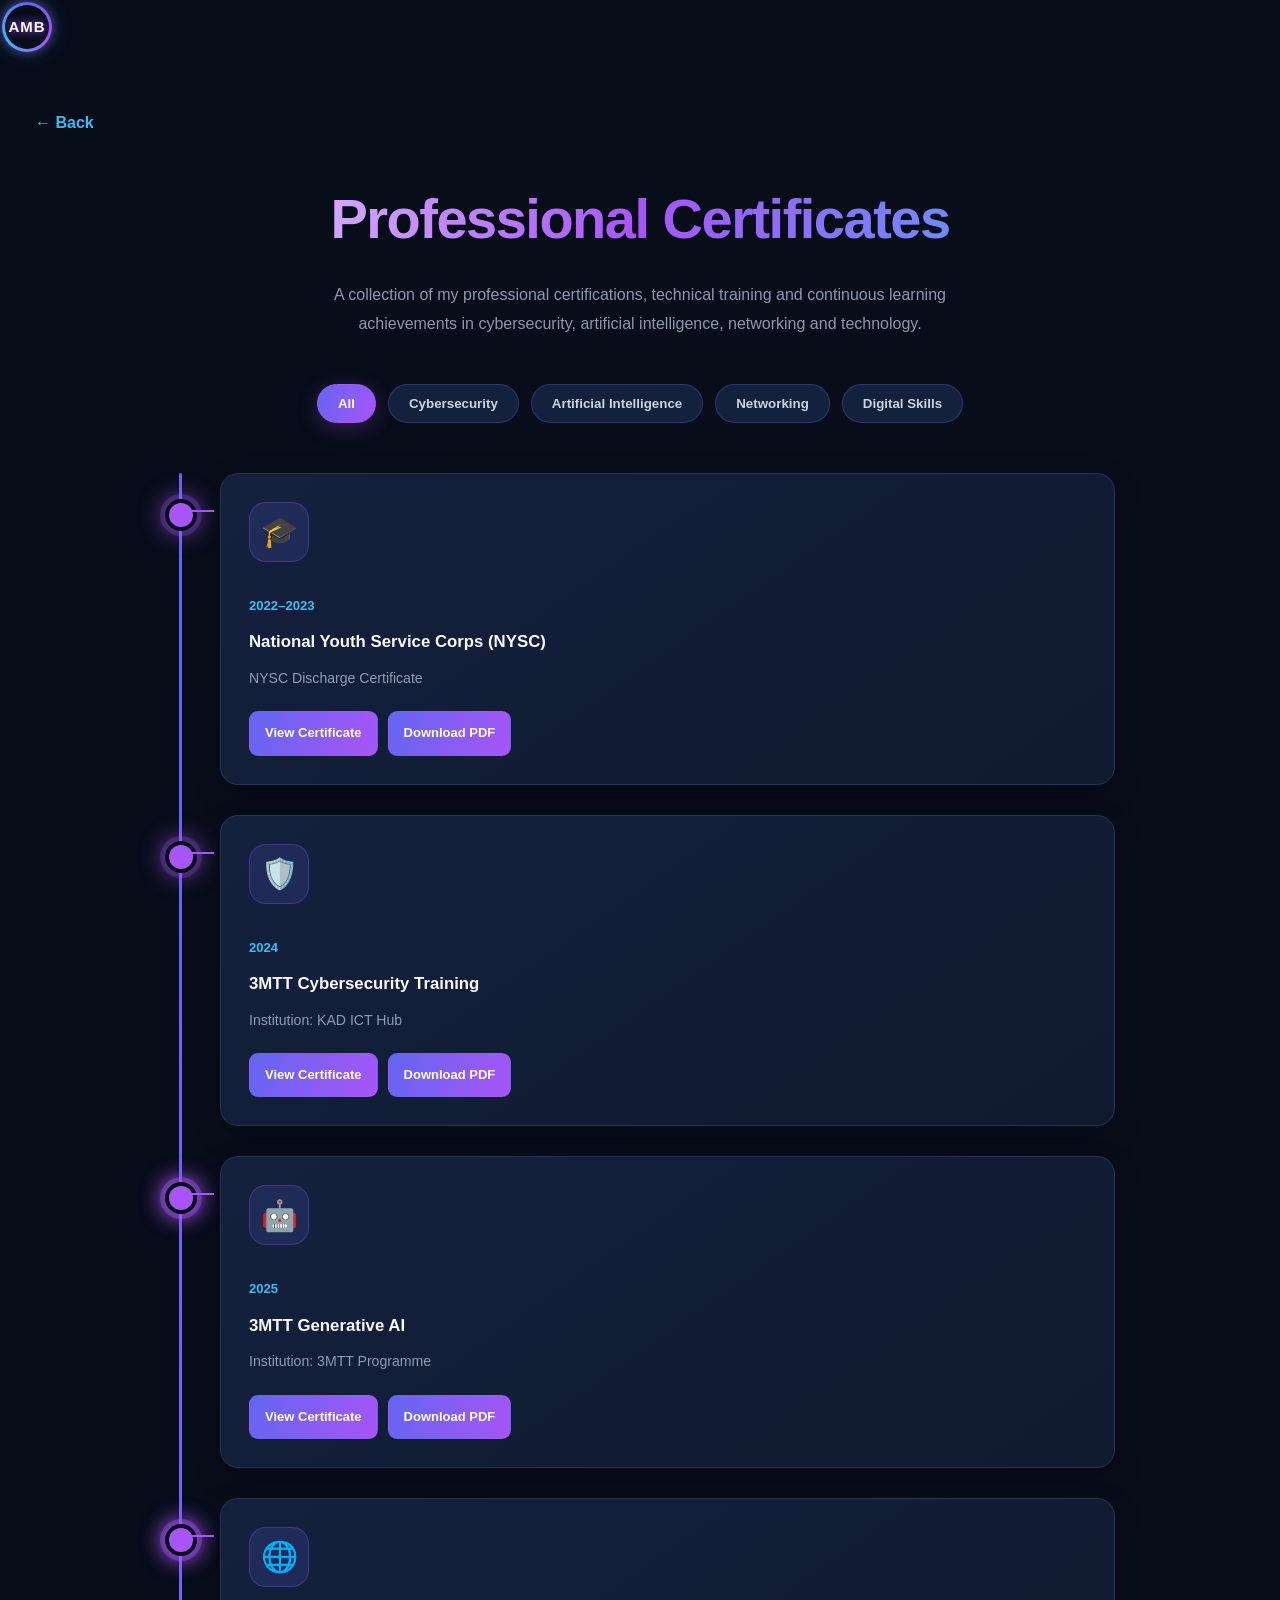
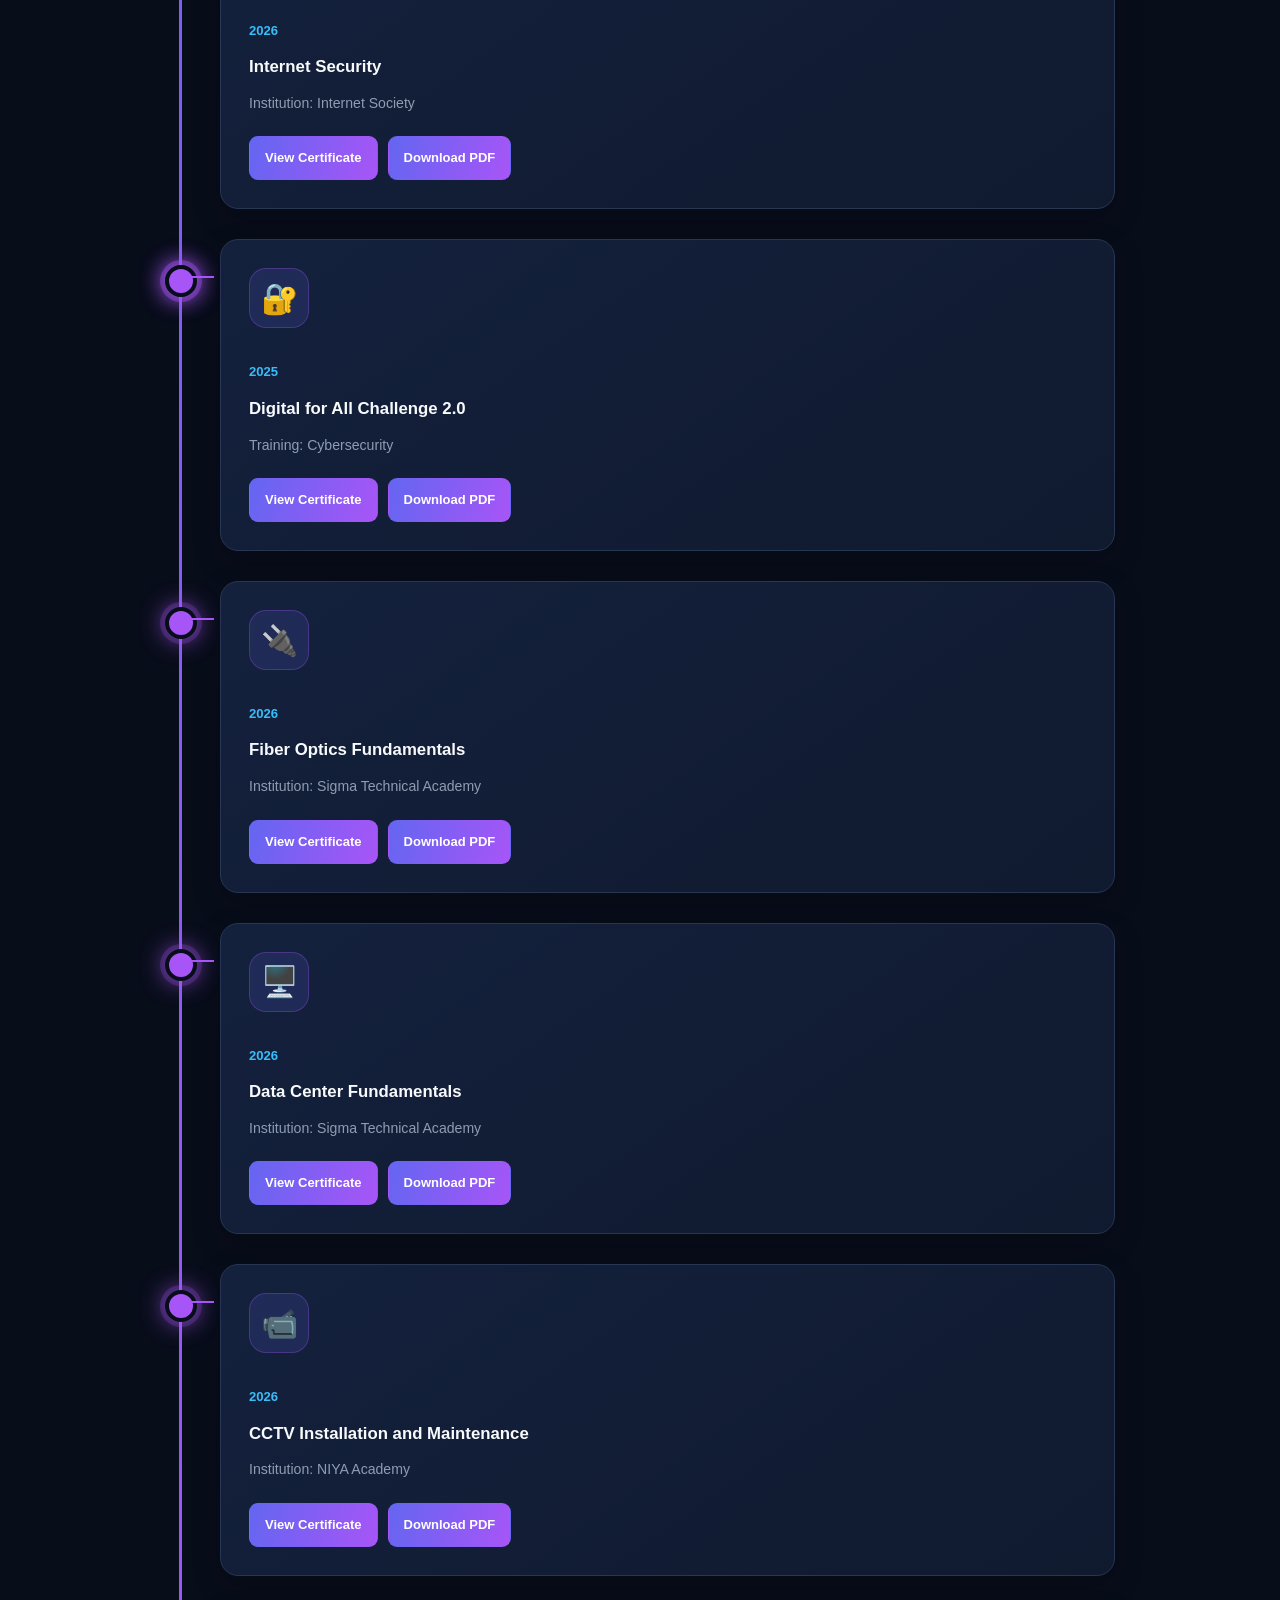
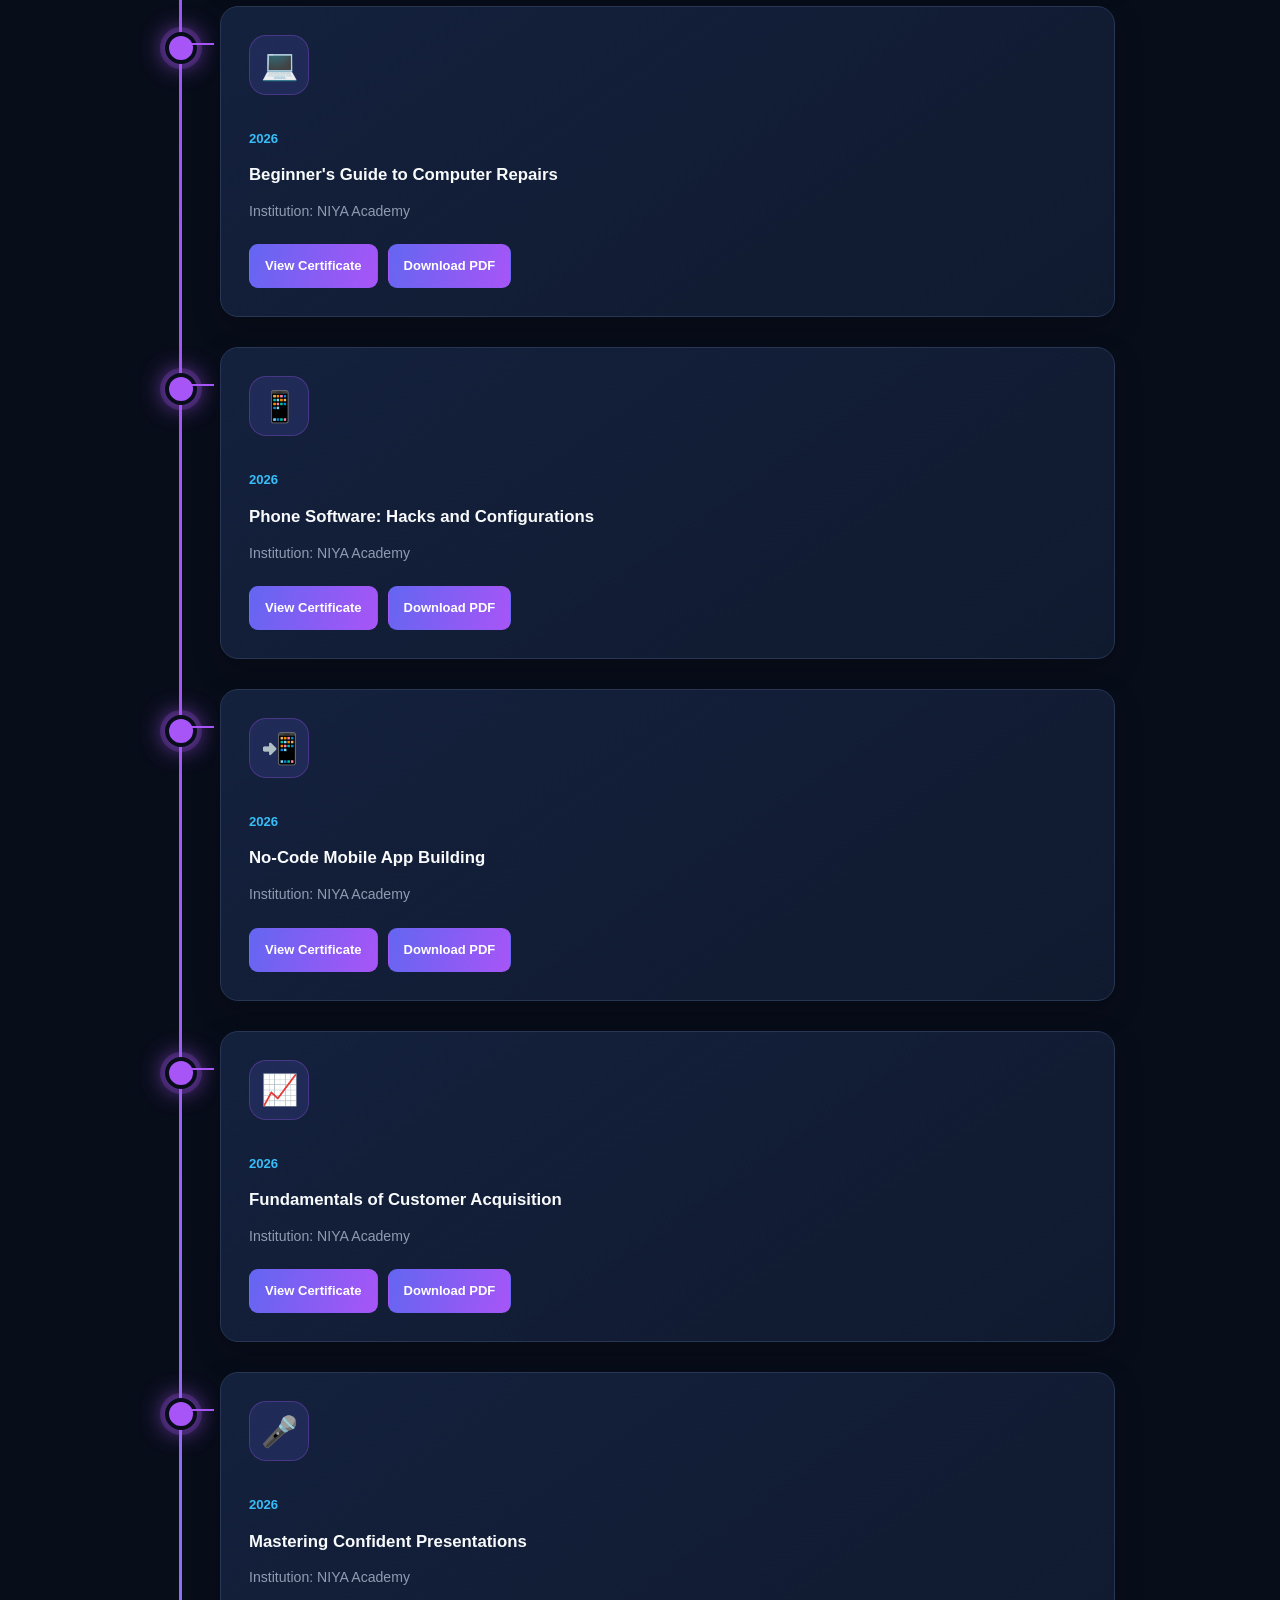
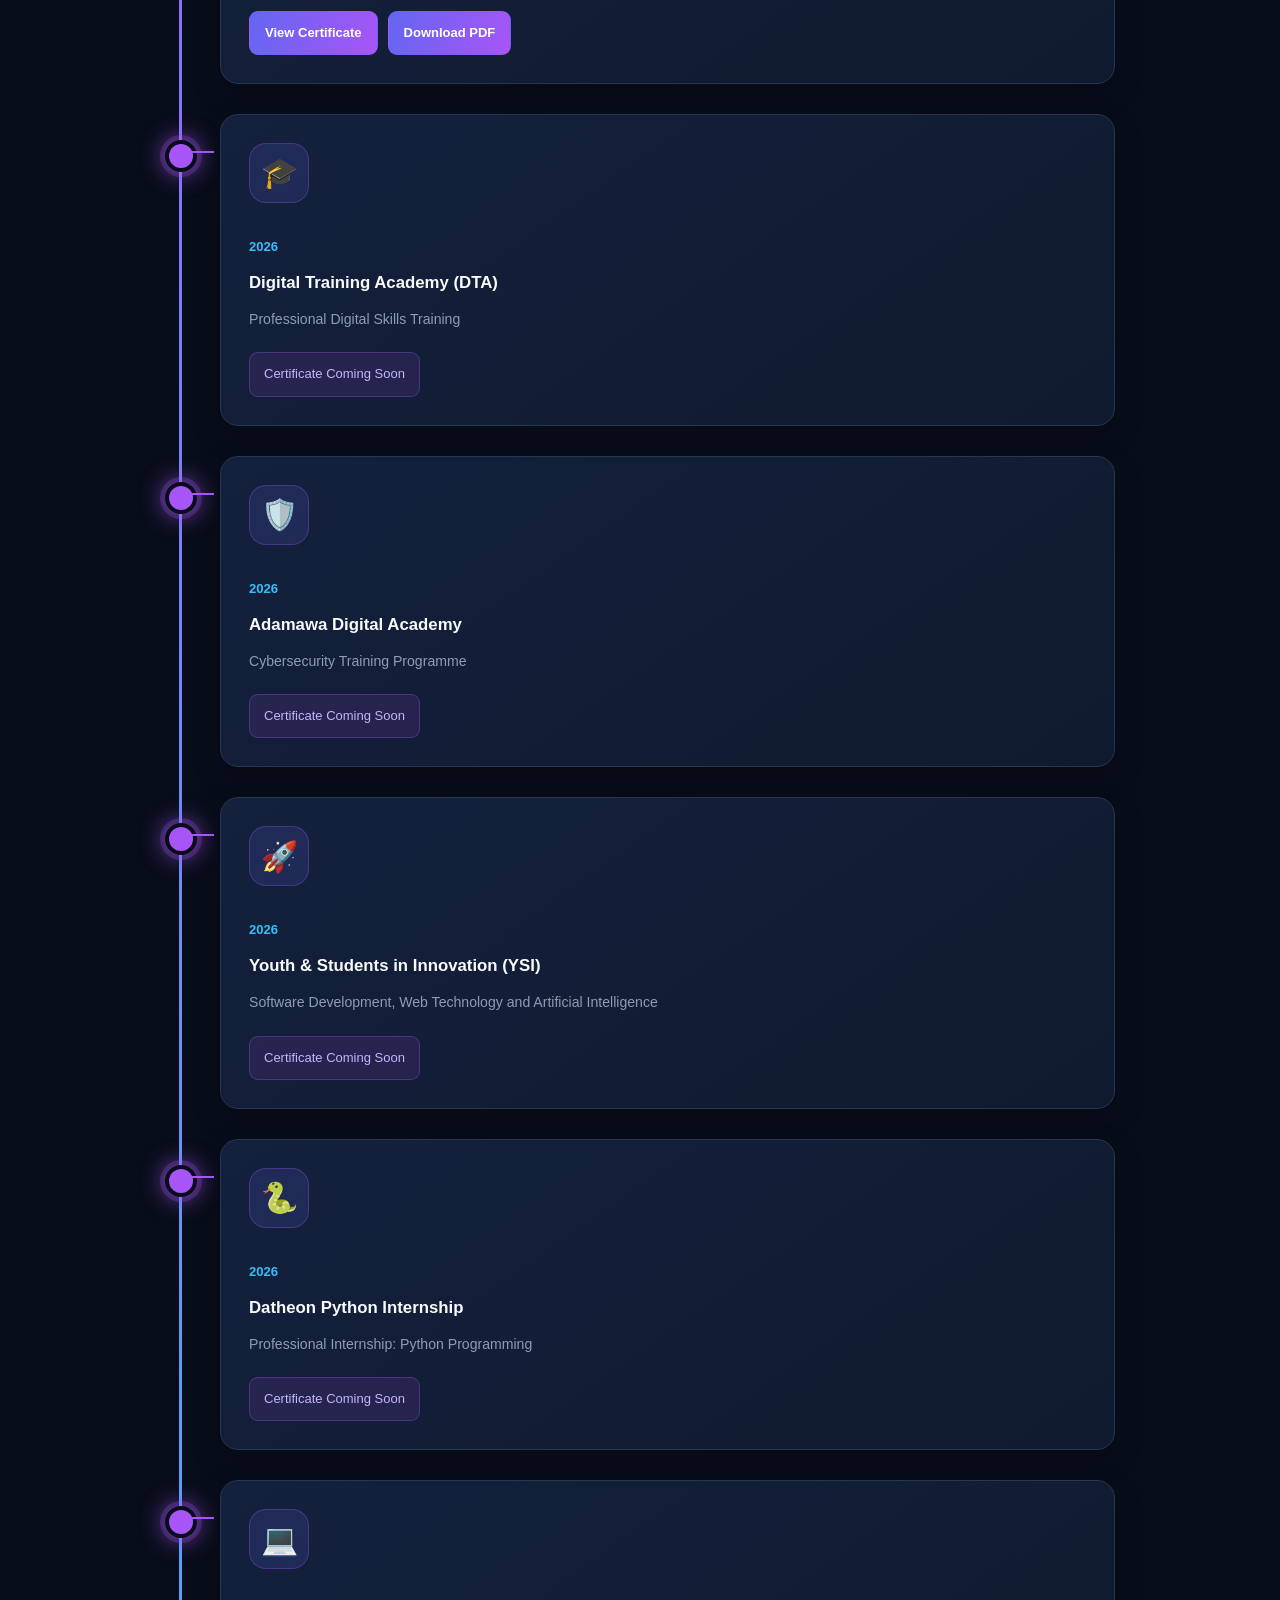
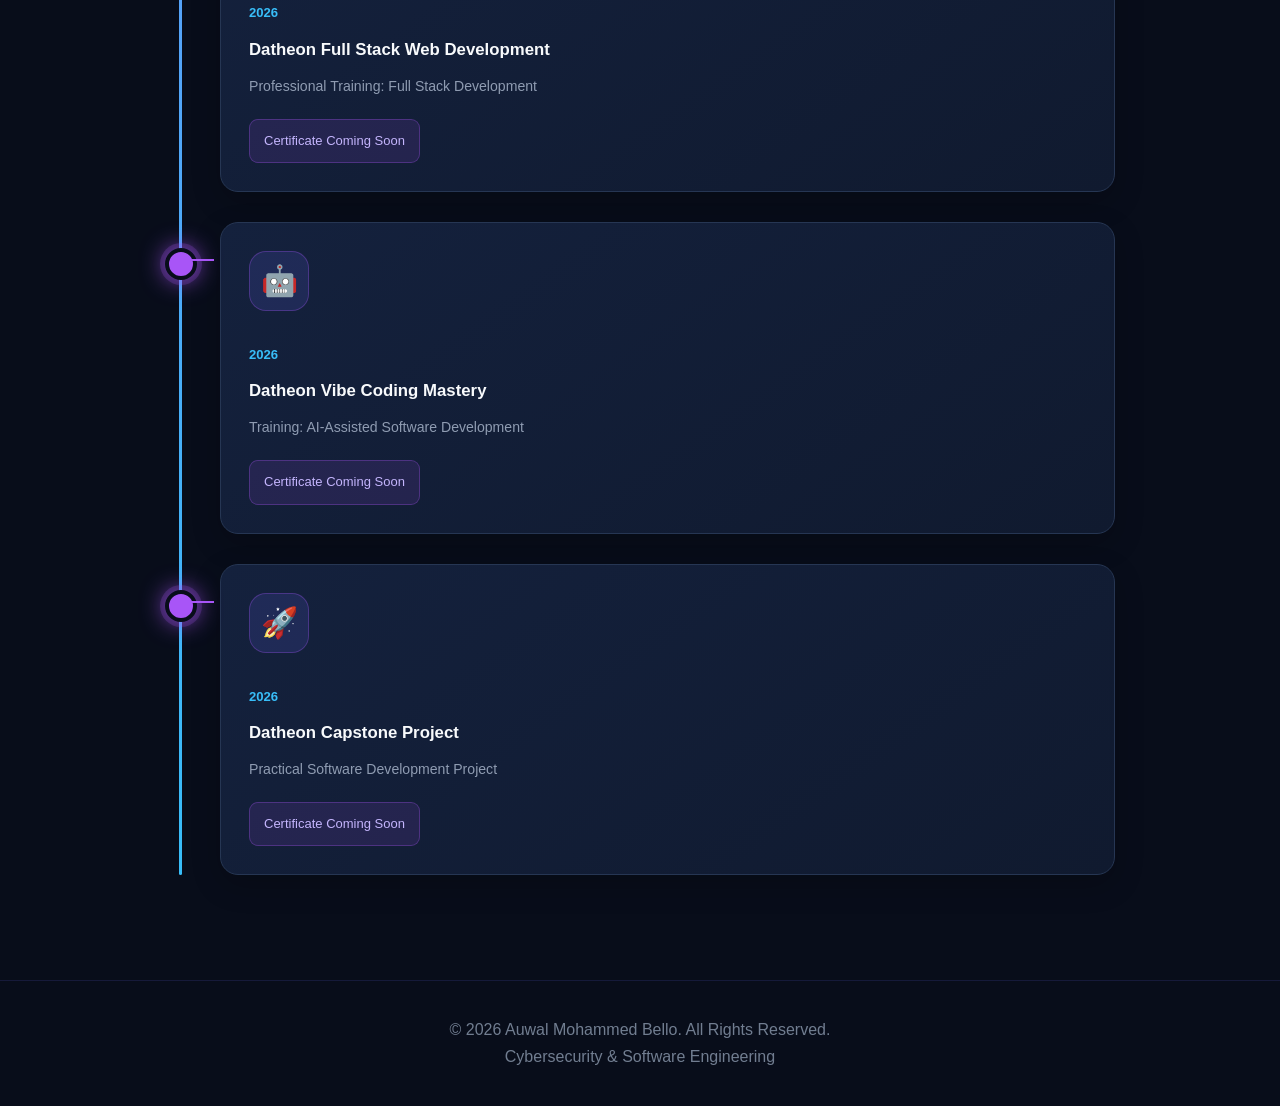
<file: certificates.html>
<!DOCTYPE html>
<html lang="en">

<head>
<meta charset="UTF-8">
<meta name="viewport" content="width=device-width, initial-scale=1.0">
<meta name="theme-color" content="#080d1a">

<meta name="description" content="Explore the professional certifications and technical training achievements of Auwal Mohammed Bello in cybersecurity, artificial intelligence, networking and software development.">

<title>Professional Certificates | Auwal Mohammed Bello</title>

<link rel="stylesheet" href="style.css">









<!-- AMB ROTATING ENERGY LOGO -->
<a href="#home" class="amb-logo" aria-label="AMB Home">
    <span class="amb-ring"></span>
    <span class="amb-text">AMB</span>
</a>




<style>

.cert-page {
    max-width: 1200px;
    margin: auto;
    padding: 50px 20px;
}

.cert-header {
    text-align: center;
    margin-bottom: 45px;
}

.cert-header h1 {
    font-size: clamp(2rem, 5vw, 3.5rem);
    margin-bottom: 15px;
}

.cert-header p {
    max-width: 650px;
    margin: auto;
    line-height: 1.8;
    opacity: .8;
}

.cert-back {
    display: inline-block;
    margin-bottom: 35px;
    text-decoration: none;
    color: #00b875;
}

.cert-filters {
    display: flex;
    flex-wrap: wrap;
    justify-content: center;
    gap: 12px;
    margin-bottom: 35px;
}

.cert-filters button {
    padding: 10px 18px;
    border: 1px solid #00b875;
    border-radius: 25px;
    background: transparent;
    color: inherit;
    cursor: pointer;
    transition: .3s;
}

.cert-filters button.active,
.cert-filters button:hover {
    background: #00b875;
    color: #fff;
}

.cert-gallery {
    display: grid;
    grid-template-columns: repeat(auto-fit, minmax(250px, 1fr));
    gap: 22px;
}

.cert-item {
    padding: 25px;
    border: 1px solid rgba(128,128,128,.2);
    border-radius: 16px;
    background: rgba(128,128,128,.06);
    transition: .3s;
}

.cert-item:hover {
    transform: translateY(-6px);
    border-color: #00b875;
    box-shadow: 0 10px 30px rgba(0,184,117,.08);
}

.cert-icon {
    font-size: 35px;
    margin-bottom: 15px;
}

.cert-item h3 {
    font-size: 18px;
    margin-bottom: 10px;
}

.cert-item p {
    line-height: 1.6;
    opacity: .8;
    font-size: 14px;
}

.cert-year {
    display: inline-block;
    margin-bottom: 12px;
    color: #00b875;
    font-weight: bold;
}

.cert-actions {
    display: flex;
    flex-wrap: wrap;
    gap: 10px;
    margin-top: 20px;
}

.cert-btn {
    display: inline-block;
    padding: 10px 15px;
    border-radius: 8px;
    background: #00b875;
    color: #fff !important;
    text-decoration: none;
    font-size: 13px;
    font-weight: 600;
    border: 1px solid #00b875;
    transition: .3s;
}

.cert-btn:hover {
    background: transparent;
    color: #00b875 !important;
}

.cert-coming {
    display: inline-block;
    padding: 10px 14px;
    border-radius: 8px;
    background: rgba(128,128,128,.2);
    color: inherit;
    font-size: 13px;
}

.cert-footer {
    text-align: center;
    padding: 35px 15px;
    opacity: .75;
}

.cert-item.hidden {
    display: none;
}

@media(max-width:600px) {

    .cert-page {
        padding: 35px 15px;
    }

    .cert-gallery {
        grid-template-columns: 1fr;
    }

    .cert-item {
        padding: 22px;
    }

    .cert-actions a {
        text-align: center;
        flex: 1;
    }

}






/* =========================================
   AUWALMB — PREMIUM CERTIFICATE GALLERY
   Midnight Blue + Royal Purple + Silver
========================================= */

.cert-page {
    max-width: 1250px;
    padding: 55px 20px;
}

.cert-header h1 {
    font-weight: 900;
    letter-spacing: -1.5px;
    background: linear-gradient(
        110deg,
        #F8FAFC,
        #A855F7,
        #38BDF8
    );
    -webkit-background-clip: text;
    background-clip: text;
    -webkit-text-fill-color: transparent;
}

.cert-header p {
    color: #AEBBD0;
    font-size: 1rem;
}

.cert-back {
    color: #38BDF8;
    font-weight: 700;
    transition: .3s ease;
}

.cert-back:hover {
    color: #A855F7;
    transform: translateX(-5px);
}

/* FILTER BUTTONS */

.cert-filters button {
    padding: 11px 20px;
    background: #14213D;
    color: #CBD5E1;
    border: 1px solid rgba(99,102,241,.3);
    border-radius: 30px;
    font-weight: 700;
    transition: .3s ease;
}

.cert-filters button.active,
.cert-filters button:hover {
    background: linear-gradient(
        110deg,
        #6366F1,
        #A855F7
    );
    color: #FFFFFF;
    border-color: #A855F7;
    box-shadow: 0 5px 20px rgba(168,85,247,.25);
}

/* CERTIFICATE CARDS */

.cert-gallery {
    grid-template-columns: repeat(3, minmax(0, 1fr));
    gap: 25px;
}

.cert-item {
    position: relative;
    overflow: hidden;
    min-width: 0;
    display: flex;
    flex-direction: column;
    padding: 28px;

    background: linear-gradient(
        145deg,
        #14213D,
        #101A2F
    );

    border: 1px solid rgba(99,102,241,.25);
    border-radius: 20px;

    transition: transform .35s ease,
                border-color .35s ease,
                box-shadow .35s ease;
}

.cert-item::before {
    content: "";
    position: absolute;
    top: -65px;
    right: -60px;
    width: 140px;
    height: 140px;
    border-radius: 50%;
    background: rgba(168,85,247,.16);
    filter: blur(45px);
    pointer-events: none;
}

.cert-item:hover {
    transform: translateY(-8px);
    border-color: #A855F7;
    box-shadow: 0 18px 40px rgba(0,0,0,.3),
                0 0 25px rgba(168,85,247,.12);
}

.cert-icon {
    position: relative;
    z-index: 1;
    width: 60px;
    height: 60px;
    display: flex;
    align-items: center;
    justify-content: center;

    background: rgba(99,102,241,.15);
    border: 1px solid rgba(168,85,247,.3);
    border-radius: 17px;

    font-size: 30px;
}

.cert-year {
    position: relative;
    z-index: 1;
    color: #38BDF8;
    font-size: .82rem;
    margin-top: 18px;
}

.cert-item h3 {
    position: relative;
    z-index: 1;
    color: #F8FAFC;
    font-size: 1.05rem;
    line-height: 1.6;
    overflow-wrap: anywhere;
}

.cert-item p {
    position: relative;
    z-index: 1;
    color: #AEBBD0;
    font-size: .88rem;
    line-height: 1.8;
}

/* CERTIFICATE ACTIONS */

.cert-actions {
    position: relative;
    z-index: 2;
    margin-top: auto;
    padding-top: 20px;
}

.cert-btn {
    text-align: center;
    background: linear-gradient(
        110deg,
        #6366F1,
        #A855F7
    );
    border: 1px solid transparent;
    border-radius: 9px;
    color: #FFFFFF !important;
    font-weight: 750;
    transition: .3s ease;
}

.cert-btn:hover {
    background: transparent;
    border-color: #A855F7;
    color: #A855F7 !important;
    transform: translateY(-3px);
}

.cert-coming {
    background: rgba(168,85,247,.12);
    border: 1px solid rgba(168,85,247,.3);
    color: #C4B5FD;
    border-radius: 9px;
}

/* FOOTER */

.cert-footer {
    border-top: 1px solid rgba(99,102,241,.2);
    color: #94A3B8;
}

/* TABLET */

@media(max-width: 900px) {
    .cert-gallery {
        grid-template-columns: repeat(2, minmax(0, 1fr));
    }
}

/* MOBILE */

@media(max-width: 600px) {
    .cert-page {
        padding: 35px 16px;
    }

    .cert-header {
        margin-bottom: 30px;
    }

    .cert-header h1 {
        font-size: 2rem;
    }

    .cert-gallery {
        grid-template-columns: 1fr;
        gap: 18px;
    }

    .cert-item {
        padding: 24px 20px;
    }

    .cert-filters {
        gap: 9px;
    }

    .cert-filters button {
        padding: 10px 14px;
        font-size: .8rem;
    }

    .cert-actions {
        display: grid;
        grid-template-columns: repeat(2, minmax(0, 1fr));
    }

    .cert-btn {
        padding: 11px 8px;
        font-size: .78rem;
    }
}

@media(prefers-reduced-motion: reduce) {
    .cert-item,
    .cert-btn,
    .cert-back {
        transition: none;
    }

    .cert-item:hover {
        transform: none;
    }
}







/* PREMIUM CERTIFICATES TIMELINE DESIGN */

.cert-gallery {
    display: flex;
    flex-direction: column;
    gap: 30px;
    position: relative;
    max-width: 950px;
    margin: 50px auto;
    padding-left: 45px;
}

/* Vertical Timeline Line */
.cert-gallery::before {
    content: "";
    position: absolute;
    left: 12px;
    top: 10px;
    bottom: 10px;
    width: 3px;
    background: linear-gradient(
        to bottom,
        #6366F1,
        #A855F7,
        #38BDF8,
        transparent
    );
    border-radius: 10px;
}

/* Certificate Card */
.cert-item {
    position: relative;
    width: 100%;
    padding: 28px;
    border-radius: 18px;
    background: linear-gradient(
        145deg,
        #14213D,
        #101A2F
    );
    border: 1px solid #263653;
    box-shadow: 0 10px 30px rgba(0,0,0,0.2);
    transition: all 0.35s ease;
}

/* Timeline Dot */
.cert-item::before {
    content: "";
    position: absolute;
    left: -41px;
    top: 35px;
    width: 15px;
    height: 15px;
    background: #A855F7;
    border: 3px solid #080D1A;
    border-radius: 50%;
    box-shadow: 0 0 15px rgba(168,85,247,0.8);
    z-index: 2;
}

/* Timeline Connector */
.cert-item::after {
    content: "";
    position: absolute;
    left: -26px;
    top: 42px;
    width: 26px;
    height: 2px;
    background: #6366F1;
}

/* Hover Effect */
.cert-item:hover {
    transform: translateX(8px);
    border-color: #A855F7;
    box-shadow: 0 12px 35px rgba(99,102,241,0.18);
}

/* Mobile Responsive */
@media (max-width: 600px) {
    .cert-gallery {
        padding-left: 35px;
        gap: 22px;
    }

    .cert-gallery::before {
        left: 8px;
    }

    .cert-item {
        padding: 20px;
    }

    .cert-item::before {
        left: -34px;
        width: 13px;
        height: 13px;
    }

    .cert-item::after {
        left: -21px;
        width: 21px;
    }
}





/* LARGE CERTIFICATE TIMELINE DOT */

.cert-item::before {
    content: "";
    position: absolute;
    left: -48px;
    top: 28px;
    width: 25px;
    height: 25px;
    background: linear-gradient(135deg, #6366F1, #A855F7, #38BDF8);
    border: 4px solid #080D1A;
    border-radius: 50%;
    box-shadow:
        0 0 12px rgba(168, 85, 247, 0.8),
        0 0 25px rgba(99, 102, 241, 0.4);
    z-index: 3;
}

.cert-item::after {
    content: "";
    position: absolute;
    left: -23px;
    top: 39px;
    width: 23px;
    height: 3px;
    background: #A855F7;
}

@media (max-width: 600px) {
    .cert-item::before {
        left: -39px;
        width: 21px;
        height: 21px;
    }

    .cert-item::after {
        left: -18px;
        width: 18px;
    }
}






/* AUWALMB CERTIFICATE TIMELINE */

.cert-timeline {
    display: flex;
    flex-direction: column;
    gap: 30px;
    max-width: 950px;
    margin: 50px auto;
    padding-left: 55px;
    position: relative;
}

/* Vertical Timeline Line */

.cert-timeline::before {
    content: "";
    position: absolute;
    left: 14px;
    top: 0;
    bottom: 0;
    width: 3px;
    background: linear-gradient(
        180deg,
        #6366F1,
        #A855F7,
        #38BDF8
    );
    border-radius: 10px;
}


/* Certificate Card */

.cert-timeline .cert-item {
    overflow: visible !important;
    width: 100%;
    position: relative;
}





/* LARGE TIMELINE DOT */

.cert-timeline .cert-dot {
    position: absolute;
    left: -53px;
    top: 28px;
    width: 25px;
    height: 25px;
    border-radius: 50%;
    background: linear-gradient(
        135deg,
        #6366F1,
        #A855F7,
        #38BDF8
    );
    border: 4px solid #080D1A;
    box-shadow:
        0 0 0 4px rgba(168,85,247,.15),
        0 0 18px rgba(168,85,247,.8);
    z-index: 5;
}




/* Connector */

.cert-timeline .cert-dot::after {
    content: "";
    position: absolute;
    left: 21px;
    top: 7px;
    width: 24px;
    height: 2px;
    background: #A855F7;
}

/* MOBILE */

@media(max-width:600px) {
    .cert-timeline {
        padding-left: 42px;
        gap: 24px;
    }

    .cert-timeline::before {
        left: 9px;
    }

    .cert-timeline .cert-dot {
        left: -40px;
        width: 22px;
        height: 22px;
    }

    .cert-timeline .cert-dot::after {
        width: 18px;
    }
}







/* EXTRA LARGE TIMELINE DOTS */

.cert-timeline .cert-dot {
    width: 32px;
    height: 32px;
    left: -56px;
    top: 25px;

    background: linear-gradient(
        135deg,
        #6366F1,
        #A855F7,
        #38BDF8
    );

    border: 4px solid #080D1A;
    border-radius: 50%;

    box-shadow:
        0 0 0 5px rgba(168,85,247,.15),
        0 0 20px rgba(168,85,247,.9);
}

@media(max-width:600px) {
    .cert-timeline .cert-dot {
        width: 28px;
        height: 28px;
        left: -44px;
    }
}





/* FINAL LARGE TIMELINE DOT FIX */

.cert-timeline .cert-item .cert-dot {
    display: block !important;
    position: absolute !important;

    width: 32px !important;
    height: 32px !important;

    left: -56px !important;
    top: 25px !important;

    background: #A855F7 !important;
    border: 4px solid #080D1A !important;
    border-radius: 50% !important;

    box-shadow: 0 0 0 5px rgba(168,85,247,.2),
                0 0 25px rgba(168,85,247,.9) !important;

    z-index: 99 !important;
}

@media(max-width:600px) {
    .cert-timeline .cert-item .cert-dot {
        width: 28px !important;
        height: 28px !important;
        left: -44px !important;
    }
}



/* REMOVE DUPLICATE TIMELINE DOT */
.cert-timeline .cert-item::before,
.cert-timeline .cert-item::after {
    content: none !important;
    display: none !important;
}

/* KEEP ONLY ONE DOT */
.cert-timeline .cert-item .cert-dot {
    display: block !important;
}


</style>
</head>

<body>

<main class="cert-page">

<a href="index.html" class="cert-back">
← Back
</a>

<header class="cert-header">

<h1>Professional Certificates</h1>

<p>
A collection of my professional certifications, technical training and continuous learning achievements in cybersecurity, artificial intelligence, networking and technology.
</p>

</header>

<!-- CERTIFICATE FILTERS -->

<div class="cert-filters">

<button class="active" data-filter="all">All</button>
<button data-filter="cybersecurity">Cybersecurity</button>
<button data-filter="ai">Artificial Intelligence</button>
<button data-filter="networking">Networking</button>
<button data-filter="digital">Digital Skills</button>

</div>

<!-- CERTIFICATE GALLERY -->

<section class="cert-gallery cert-timeline">

<!-- NYSC CERTIFICATE -->

<article class="cert-item" data-category="digital">



<span class="cert-dot"></span>

<div class="cert-icon">🎓</div>
<span class="cert-year">2022–2023</span>
<h3>National Youth Service Corps (NYSC)</h3>
<p>NYSC Discharge Certificate</p>

<div class="cert-actions">

<a href="certificates/nysc-certificate.pdf"
target="_blank"
rel="noopener noreferrer"
class="cert-btn">View Certificate</a>

<a href="certificates/nysc-certificate.pdf"
download
class="cert-btn">Download PDF</a>

</div>
</article>

<!-- 3MTT CYBERSECURITY -->

<article class="cert-item" data-category="cybersecurity">


<span class="cert-dot"></span>


<div class="cert-icon">🛡️</div>
<span class="cert-year">2024</span>
<h3>3MTT Cybersecurity Training</h3>
<p>Institution: KAD ICT Hub</p>

<div class="cert-actions">

<a href="certificates/3mtt-cybersecurity.pdf"
target="_blank"
rel="noopener noreferrer"
class="cert-btn">View Certificate</a>

<a href="certificates/3mtt-cybersecurity.pdf"
download
class="cert-btn">Download PDF</a>

</div>
</article>

<!-- 3MTT GENERATIVE AI -->

<article class="cert-item" data-category="ai">


<span class="cert-dot"></span>


<div class="cert-icon">🤖</div>
<span class="cert-year">2025</span>
<h3>3MTT Generative AI</h3>
<p>Institution: 3MTT Programme</p>



<span class="cert-dot"></span>


<div class="cert-actions">

<a href="certificates/3mtt-generative-ai.pdf"
target="_blank"
rel="noopener noreferrer"
class="cert-btn">View Certificate</a>

<a href="certificates/3mtt-generative-ai.pdf"
download
class="cert-btn">Download PDF</a>

</div>
</article>

<!-- INTERNET SECURITY -->

<article class="cert-item" data-category="cybersecurity">



<span class="cert-dot"></span>

<div class="cert-icon">🌐</div>
<span class="cert-year">2026</span>
<h3>Internet Security</h3>
<p>Institution: Internet Society</p>



<span class="cert-dot"></span>

<div class="cert-actions">

<a href="certificates/internet-society-security.pdf"
target="_blank"
rel="noopener noreferrer"
class="cert-btn">View Certificate</a>

<a href="certificates/internet-society-security.pdf"
download
class="cert-btn">Download PDF</a>

</div>
</article>

<!-- DIGITAL FOR ALL CHALLENGE 2.0 -->

<article class="cert-item" data-category="cybersecurity">


<span class="cert-dot"></span>

<div class="cert-icon">🔐</div>
<span class="cert-year">2025</span>
<h3>Digital for All Challenge 2.0</h3>
<p>Training: Cybersecurity</p>


<span class="cert-dot"></span>


<div class="cert-actions">

<a href="certificates/digital-for-all-cybersecurity.pdf"
target="_blank"
rel="noopener noreferrer"
class="cert-btn">View Certificate</a>

<a href="certificates/digital-for-all-cybersecurity.pdf"
download
class="cert-btn">Download PDF</a>

</div>
</article>

<!-- FIBER OPTICS -->




<article class="cert-item" data-category="networking">


<span class="cert-dot"></span>

<div class="cert-icon">🔌</div>
<span class="cert-year">2026</span>
<h3>Fiber Optics Fundamentals</h3>
<p>Institution: Sigma Technical Academy</p>

<div class="cert-actions">

<a href="certificates/sigma-fiber-optics.pdf"
target="_blank"
rel="noopener noreferrer"
class="cert-btn">View Certificate</a>

<a href="certificates/sigma-fiber-optics.pdf"
download
class="cert-btn">Download PDF</a>

</div>
</article>

<!-- DATA CENTER -->

<article class="cert-item" data-category="networking">


<span class="cert-dot"></span>

<div class="cert-icon">🖥️</div>
<span class="cert-year">2026</span>
<h3>Data Center Fundamentals</h3>
<p>Institution: Sigma Technical Academy</p>

<div class="cert-actions">

<a href="certificates/sigma-data-center.pdf"
target="_blank"
rel="noopener noreferrer"
class="cert-btn">View Certificate</a>

<a href="certificates/sigma-data-center.pdf"
download
class="cert-btn">Download PDF</a>

</div>
</article>

<!-- NIYA CCTV INSTALLATION -->

<article class="cert-item" data-category="digital">


<span class="cert-dot"></span>


<div class="cert-icon">📹</div>
<span class="cert-year">2026</span>
<h3>CCTV Installation and Maintenance</h3>
<p>Institution: NIYA Academy</p>

<div class="cert-actions">

<a href="certificates/niya-cctv-installation.pdf"
target="_blank"
rel="noopener noreferrer"
class="cert-btn">View Certificate</a>

<a href="certificates/niya-cctv-installation.pdf"
download
class="cert-btn">Download PDF</a>

</div>
</article>

<!-- NIYA COMPUTER REPAIRS -->

<article class="cert-item" data-category="digital">



<span class="cert-dot"></span>


<div class="cert-icon">💻</div>
<span class="cert-year">2026</span>
<h3>Beginner's Guide to Computer Repairs</h3>
<p>Institution: NIYA Academy</p>

<div class="cert-actions">

<a href="certificates/niya-computer-repairs.pdf"
target="_blank"
rel="noopener noreferrer"
class="cert-btn">View Certificate</a>

<a href="certificates/niya-computer-repairs.pdf"
download
class="cert-btn">Download PDF</a>

</div>
</article>

<!-- NIYA PHONE SOFTWARE -->

<article class="cert-item" data-category="digital">


<span class="cert-dot"></span>


<div class="cert-icon">📱</div>
<span class="cert-year">2026</span>
<h3>Phone Software: Hacks and Configurations</h3>
<p>Institution: NIYA Academy</p>

<div class="cert-actions">

<a href="certificates/niya-phone-software.pdf"
target="_blank"
rel="noopener noreferrer"
class="cert-btn">View Certificate</a>

<a href="certificates/niya-phone-software.pdf"
download
class="cert-btn">Download PDF</a>

</div>
</article>

<!-- NIYA NO-CODE MOBILE APP -->

<article class="cert-item" data-category="digital">



<span class="cert-dot"></span>

<div class="cert-icon">📲</div>
<span class="cert-year">2026</span>
<h3>No-Code Mobile App Building</h3>
<p>Institution: NIYA Academy</p>

<div class="cert-actions">

<a href="certificates/niya-no-code-mobile-app.pdf"
target="_blank"
rel="noopener noreferrer"
class="cert-btn">View Certificate</a>

<a href="certificates/niya-no-code-mobile-app.pdf"
download
class="cert-btn">Download PDF</a>

</div>
</article>

<!-- NIYA CUSTOMER ACQUISITION -->

<article class="cert-item" data-category="digital">


<span class="cert-dot"></span>

<div class="cert-icon">📈</div>
<span class="cert-year">2026</span>
<h3>Fundamentals of Customer Acquisition</h3>
<p>Institution: NIYA Academy</p>

<div class="cert-actions">

<a href="certificates/niya-customer-acquisition.pdf"
target="_blank"
rel="noopener noreferrer"
class="cert-btn">View Certificate</a>

<a href="certificates/niya-customer-acquisition.pdf"
download
class="cert-btn">Download PDF</a>

</div>
</article>

<!-- NIYA CONFIDENT PRESENTATIONS -->

<article class="cert-item" data-category="digital">


<span class="cert-dot"></span>

<div class="cert-icon">🎤</div>
<span class="cert-year">2026</span>
<h3>Mastering Confident Presentations</h3>
<p>Institution: NIYA Academy</p>

<div class="cert-actions">

<a href="certificates/niya-confident-presentations.pdf"
target="_blank"
rel="noopener noreferrer"
class="cert-btn">View Certificate</a>

<a href="certificates/niya-confident-presentations.pdf"
download
class="cert-btn">Download PDF</a>

</div>
</article>

<!-- DIGITAL TRAINING ACADEMY (DTA) -->

<article class="cert-item" data-category="digital">


<span class="cert-dot"></span>


<div class="cert-icon">🎓</div>
<span class="cert-year">2026</span>
<h3>Digital Training Academy (DTA)</h3>
<p>Professional Digital Skills Training</p>

<div class="cert-actions">
<span class="cert-coming">Certificate Coming Soon</span>
</div>

</article>

<!-- ADAMAWA DIGITAL ACADEMY -->

<article class="cert-item" data-category="cybersecurity">



<span class="cert-dot"></span>

<div class="cert-icon">🛡️</div>
<span class="cert-year">2026</span>
<h3>Adamawa Digital Academy</h3>
<p>Cybersecurity Training Programme</p>

<div class="cert-actions">
<span class="cert-coming">Certificate Coming Soon</span>
</div>

</article>

<!-- YOUTH & STUDENTS IN INNOVATION (YSI) -->

<article class="cert-item" data-category="digital">


<span class="cert-dot"></span>


<div class="cert-icon">🚀</div>
<span class="cert-year">2026</span>
<h3>Youth & Students in Innovation (YSI)</h3>
<p>Software Development, Web Technology and Artificial Intelligence</p>

<div class="cert-actions">
<span class="cert-coming">Certificate Coming Soon</span>
</div>

</article>

<!-- DATHEON PYTHON INTERNSHIP -->

<article class="cert-item" data-category="digital">


<span class="cert-dot"></span>


<div class="cert-icon">🐍</div>
<span class="cert-year">2026</span>
<h3>Datheon Python Internship</h3>
<p>Professional Internship: Python Programming</p>

<div class="cert-actions">
<span class="cert-coming">Certificate Coming Soon</span>
</div>
</article>

<!-- DATHEON FULL STACK WEB DEVELOPMENT -->

<article class="cert-item" data-category="digital">


<span class="cert-dot"></span>

<div class="cert-icon">💻</div>
<span class="cert-year">2026</span>
<h3>Datheon Full Stack Web Development</h3>
<p>Professional Training: Full Stack Development</p>

<div class="cert-actions">
<span class="cert-coming">Certificate Coming Soon</span>
</div>
</article>

<!-- DATHEON VIBE CODING MASTERY -->

<article class="cert-item" data-category="ai">

<span class="cert-dot"></span>


<div class="cert-icon">🤖</div>
<span class="cert-year">2026</span>
<h3>Datheon Vibe Coding Mastery</h3>
<p>Training: AI-Assisted Software Development</p>

<div class="cert-actions">
<span class="cert-coming">Certificate Coming Soon</span>
</div>
</article>

<!-- DATHEON CAPSTONE PROJECT -->

<article class="cert-item" data-category="digital">

<span class="cert-dot"></span>


<div class="cert-icon">🚀</div>
<span class="cert-year">2026</span>
<h3>Datheon Capstone Project</h3>
<p>Practical Software Development Project</p>

<div class="cert-actions">
<span class="cert-coming">Certificate Coming Soon</span>
</div>
</article>

</section>

</main>

<!-- FOOTER -->

<footer class="cert-footer">

<p>© 2026 Auwal Mohammed Bello. All Rights Reserved.</p>
<p>Cybersecurity & Software Engineering</p>

</footer>

<!-- CERTIFICATE FILTER SCRIPT -->

<script>

"use strict";

document.addEventListener("DOMContentLoaded", () => {

    const filterButtons = document.querySelectorAll(".cert-filters button");
    const certificates = document.querySelectorAll(".cert-item");

    filterButtons.forEach(button => {

        button.addEventListener("click", () => {

            filterButtons.forEach(btn => {
                btn.classList.remove("active");
            });

            button.classList.add("active");

            const filter = button.dataset.filter;

            certificates.forEach(cert => {

                const category = cert.dataset.category;

                cert.classList.toggle(
                    "hidden",
                    filter !== "all" && category !== filter
                );

            });

        });

    });

});

</script>

</body>
</html>
</file>
<file: style.css>
/* =========================================
   AUWALMB — PREMIUM PORTFOLIO
   Optimized CSS
========================================= */

:root {
    color-scheme: dark;

    --bg: #07111f;
    --bg-secondary: #0c192b;
    --card: #101f33;
    --card-hover: #142740;

    --text: #edf4ff;
    --muted: #9aabc1;

    --primary: #38bdf8;
    --secondary: #8b5cf6;
    --accent: #00e5c3;

    --border: rgba(100, 180, 255, 0.18);
    --shadow: 0 20px 60px rgba(0, 0, 0, 0.35);

    --header-bg: rgba(7, 17, 31, 0.88);

    --font-main: 'Inter', sans-serif;
    --font-heading: 'Space Grotesk', sans-serif;
}

body.light-theme {
    color-scheme: light;

    --bg: #f4f7fc;
    --bg-secondary: #eaf0f9;
    --card: #ffffff;
    --card-hover: #f0f5fc;

    --text: #14243a;
    --muted: #607086;

    --primary: #087bd8;
    --secondary: #6745d8;
    --accent: #009e83;

    --border: rgba(35, 65, 105, 0.13);
    --shadow: 0 15px 40px rgba(30, 60, 100, 0.09);

    --header-bg: rgba(244, 247, 252, 0.92);
}

/* =========================================
   GLOBAL RESET
========================================= */

* {
    margin: 0;
    padding: 0;
    box-sizing: border-box;
}

html {
    scroll-behavior: smooth;
    scroll-padding-top: 90px;
}

body {
    font-family: var(--font-main);
    background-color: var(--bg);
    background-image:
        radial-gradient(circle at 10% 10%, rgba(56, 189, 248, 0.08), transparent 30%),
        radial-gradient(circle at 90% 35%, rgba(139, 92, 246, 0.08), transparent 30%),
        radial-gradient(circle at 50% 90%, rgba(0, 229, 195, 0.04), transparent 30%);
    color: var(--text);
    line-height: 1.7;
    overflow-x: hidden;
    transition: background-color 0.3s ease, color 0.3s ease;
}

body,
button,
input,
textarea {
    font-family: var(--font-main);
}

a {
    color: inherit;
    text-decoration: none;
}

button {
    cursor: pointer;
    border: none;
}

ul {
    list-style: none;
}

::selection {
    background: var(--primary);
    color: #ffffff;
}

.container {
    width: min(1120px, 90%);
    margin: 0 auto;
}

.section {
    position: relative;
    padding: 100px 0;
    overflow: hidden;
}

/* =========================================
   SECTION HEADINGS
========================================= */

.section-heading {
    text-align: center;
    margin-bottom: 55px;
}

.section-label {
    display: inline-block;
    padding: 7px 16px;
    margin-bottom: 12px;
    color: var(--accent);
    font-size: 0.82rem;
    font-weight: 700;
    letter-spacing: 2px;
    text-transform: uppercase;
    border: 1px solid var(--border);
    border-radius: 30px;
    background: rgba(56, 189, 248, 0.06);
}

.section-heading h2 {
    font-family: var(--font-heading);
    font-size: clamp(2rem, 5vw, 2.8rem);
    line-height: 1.2;
    letter-spacing: -1.5px;

    background: linear-gradient(
        90deg,
        var(--text),
        var(--primary),
        var(--secondary)
    );

    -webkit-background-clip: text;
    background-clip: text;
    -webkit-text-fill-color: transparent;
}

.section-heading h2 span {
    color: var(--primary);
}

.section-heading p {
    color: var(--muted);
    margin-top: 12px;
}

/* =========================================
   PRELOADER
========================================= */

.preloader {
    position: fixed;
    inset: 0;
    z-index: 99999;

    display: flex;
    align-items: center;
    justify-content: center;

    background: var(--bg);

    opacity: 1;
    visibility: visible;

    transition: opacity 0.5s ease, visibility 0.5s ease;
}

.preloader.hidden {
    opacity: 0;
    visibility: hidden;
    pointer-events: none;
}

.loader {
    width: 55px;
    height: 55px;

    border: 4px solid var(--border);
    border-top-color: var(--primary);
    border-right-color: var(--accent);

    border-radius: 50%;

    animation: spin 0.8s linear infinite;
}

@keyframes spin {
    to {
        transform: rotate(360deg);
    }
}

/* =========================================
   HEADER AND NAVIGATION
========================================= */

.header {
    position: sticky;
    top: 0;
    z-index: 1000;
    width: 100%;
    background: var(--header-bg);
    backdrop-filter: blur(18px);
    -webkit-backdrop-filter: blur(18px);
    border-bottom: 1px solid var(--border);
    box-shadow: 0 5px 30px rgba(0, 0, 0, 0.12);
}

.navbar {
    min-height: 78px;
    display: flex;
    align-items: center;
    justify-content: space-between;
    position: relative;
    gap: 20px;
}

/* LOGO */

.amb-logo {
    flex-shrink: 0;
    margin-right: auto;
}

/* NAVIGATION LINKS */

.nav-links {
    display: flex;
    align-items: center;
    justify-content: center;
    gap: 22px;
    list-style: none;
    margin: 0;
    padding: 0;
}

.nav-links a {
    position: relative;
    color: var(--muted);
    font-size: 0.85rem;
    font-weight: 600;
    white-space: nowrap;
    transition: color 0.3s ease;
}

.nav-links a::after {
    content: "";
    position: absolute;
    left: 0;
    bottom: -7px;
    width: 0;
    height: 2px;
    background: linear-gradient(
        90deg,
        var(--primary),
        var(--secondary)
    );
    transition: width 0.3s ease;
}

.nav-links a:hover,
.nav-links a.active {
    color: var(--primary);
}

.nav-links a:hover::after,
.nav-links a.active::after {
    width: 100%;
}

/* RIGHT SIDE ACTIONS */

.nav-actions {
    display: flex;
    align-items: center;
    gap: 10px;
    flex-shrink: 0;
}

.theme-toggle,
.menu-toggle {
    width: 40px;
    height: 40px;
    border-radius: 12px;
    background: var(--card);
    color: var(--text);
    border: 1px solid var(--border);
    font-size: 1.1rem;
    cursor: pointer;
    transition: 0.25s ease;
}

.theme-toggle:hover,
.menu-toggle:hover {
    color: var(--primary);
    border-color: var(--primary);
}

/* HIDE MENU BUTTON ON DESKTOP */

.menu-toggle {
    display: none;
    font-size: 1.35rem;
}

/* =========================================
   TABLET AND MOBILE NAVIGATION
========================================= */

@media (max-width: 1000px) {

    .nav-links {
        gap: 14px;
    }

    .nav-links a {
        font-size: 0.78rem;
    }

}

@media (max-width: 850px) {

    .navbar {
        min-height: 70px;
    }

    .menu-toggle {
        display: flex;
        align-items: center;
        justify-content: center;
    }

    .nav-links {
        display: none;
        position: absolute;
        top: 100%;
        left: 0;
        right: 0;
        width: 100%;
        flex-direction: column;
        align-items: flex-start;
        gap: 0;
        padding: 15px 20px;
        background: var(--header-bg);
        border: 1px solid var(--border);
        border-radius: 0 0 16px 16px;
        box-shadow: 0 15px 30px rgba(0, 0, 0, 0.15);
    }

    .nav-links.active {
        display: flex;
    }

    .nav-links li {
        width: 100%;
    }

    .nav-links a {
        display: block;
        width: 100%;
        padding: 13px 5px;
        font-size: 0.9rem;
    }

    .nav-links a::after {
        display: none;
    }

}
/* =========================================
   HERO SECTION
========================================= */

.hero {
    min-height: 680px;

    display: flex;
    align-items: center;

    padding: 100px 0;

    position: relative;
    isolation: isolate;

    background:
        radial-gradient(
            ellipse at 15% 20%,
            rgba(56, 189, 248, 0.13),
            transparent 40%
        ),
        radial-gradient(
            ellipse at 85% 75%,
            rgba(139, 92, 246, 0.14),
            transparent 40%
        );
}

.hero::before {
    content: "";

    position: absolute;

    width: 350px;
    height: 350px;

    top: 5%;
    left: -180px;

    border: 1px solid rgba(56, 189, 248, 0.12);
    border-radius: 50%;

    box-shadow:
        0 0 0 35px rgba(56, 189, 248, 0.025),
        0 0 0 70px rgba(56, 189, 248, 0.02);

    z-index: -1;
}

.hero-grid {
    display: grid;
    grid-template-columns: 1.2fr 0.8fr;

    align-items: center;
    gap: 65px;
}

.hero-content {
    animation: heroEntrance 1s ease both;
}

.hero-greeting {
    color: var(--muted);
    font-size: 1.1rem;
    margin-bottom: 8px;
}

.availability {
    display: inline-flex;
    align-items: center;
    gap: 9px;

    padding: 8px 14px;
    margin-bottom: 25px;

    border: 1px solid rgba(0, 229, 195, 0.3);
    border-radius: 30px;

    color: var(--muted);
    font-size: 0.8rem;

    background: rgba(0, 229, 195, 0.06);

    backdrop-filter: blur(12px);
}

.status-dot {
    width: 8px;
    height: 8px;

    background: var(--accent);
    border-radius: 50%;

    box-shadow: 0 0 12px var(--accent);

    animation: pulseDot 1.8s infinite;
}

.hero-content h1 {
    font-family: var(--font-heading);
    font-size: clamp(2.6rem, 6vw, 4.6rem);

    line-height: 1.15;
    letter-spacing: -2.5px;

    margin-bottom: 16px;

    text-shadow: 0 5px 30px rgba(56, 189, 248, 0.08);
}

.hero-content h1 span {
    background: linear-gradient(
        90deg,
        var(--primary),
        var(--secondary),
        var(--accent),
        var(--primary)
    );

    background-size: 300% auto;

    -webkit-background-clip: text;
    background-clip: text;
    -webkit-text-fill-color: transparent;

    animation: premiumGradient 6s linear infinite;
}

.hero-content h2 {
    font-size: clamp(1.1rem, 3vw, 1.55rem);
    font-weight: 600;

    min-height: 42px;
    margin-bottom: 20px;
}

.typing-text {
    color: var(--primary);
}

.hero-description {
    max-width: 590px;

    color: var(--muted);
    font-size: 1rem;
    line-height: 1.9;

    margin-bottom: 30px;
}

/* HERO BUTTONS */

.hero-buttons {
    display: flex;
    flex-wrap: wrap;
    align-items: center;
    gap: 14px;

    margin-bottom: 30px;
}

.btn {
    display: inline-flex;
    align-items: center;
    justify-content: center;

    position: relative;
    overflow: hidden;

    padding: 13px 23px;

    border-radius: 12px;

    font-size: 0.9rem;
    font-weight: 700;

    white-space: nowrap;

    transition: transform 0.35s ease, box-shadow 0.35s ease;
}

.btn::before {
    content: "";

    position: absolute;
    top: 0;
    left: -120%;

    width: 100%;
    height: 100%;

    background: linear-gradient(
        110deg,
        transparent,
        rgba(255, 255, 255, 0.25),
        transparent
    );

    transition: left 0.6s ease;
}

.btn:hover::before {
    left: 120%;
}

.btn:hover {
    transform: translateY(-4px);
}

.btn-primary {
    color: #ffffff;

    background: linear-gradient(
        110deg,
        #159de8,
        #7654e8
    );

    box-shadow: 0 8px 30px rgba(56, 189, 248, 0.25);
}

.btn-primary:hover {
    box-shadow: 0 12px 35px rgba(56, 189, 248, 0.4);
}

.btn-outline {
    color: var(--text);
    background: var(--card);

    border: 1px solid var(--border);

    backdrop-filter: blur(12px);
}

.btn-outline:hover {
    border-color: var(--primary);
    background: rgba(56, 189, 248, 0.08);
}

/* SOCIAL LINKS */

.social-links {
    display: flex;
    align-items: center;
    gap: 18px;
}

.social-links a {
    color: var(--muted);
    font-size: 0.9rem;
    font-weight: 600;

    transition: 0.3s ease;
}

.social-links a:hover {
    color: var(--primary);
    transform: translateY(-4px);

    filter: drop-shadow(0 0 8px rgba(56, 189, 248, 0.5));
}

/* =========================================
   HERO PROFILE CARD
========================================= */

.hero-visual {
    position: relative;

    display: flex;
    align-items: center;
    justify-content: center;

    min-height: 400px;

    animation: visualEntrance 1.2s ease both;
}

.profile-glow {
    position: absolute;

    width: 300px;
    height: 300px;

    border-radius: 50%;

    background: linear-gradient(
        135deg,
        var(--primary),
        var(--secondary)
    );

    filter: blur(90px);
    opacity: 0.2;
}

.profile-card {
    position: relative;
    z-index: 2;

    width: min(340px, 100%);

    padding: 35px 25px;

    text-align: center;

    border: 1px solid rgba(56, 189, 248, 0.3);
    border-radius: 28px;

    background: linear-gradient(
        145deg,
        rgba(20, 39, 64, 0.92),
        rgba(10, 22, 40, 0.96)
    );

    box-shadow:
        0 25px 70px rgba(0, 0, 0, 0.35),
        0 0 35px rgba(56, 189, 248, 0.12),
        inset 0 0 25px rgba(56, 189, 248, 0.04);

    backdrop-filter: blur(20px);

    animation: profileFloat 5s ease-in-out infinite;
}

.profile-avatar {
    width: 125px;
    height: 125px;

    margin: 0 auto 22px;

    display: flex;
    align-items: center;
    justify-content: center;

    border: 3px solid transparent;
    border-radius: 50%;

    background:
        linear-gradient(135deg, #123d65, #5636a5) padding-box,
        linear-gradient(
            135deg,
            #38bdf8,
            #8b5cf6,
            #00e5c3
        ) border-box;

    color: #ffffff;

    font-family: var(--font-heading);
    font-size: 2.5rem;
    font-weight: 800;

    box-shadow:
        0 0 25px rgba(56, 189, 248, 0.25),
        0 0 55px rgba(139, 92, 246, 0.15);
}

.profile-info h3 {
    font-family: var(--font-heading);
    font-size: 1.4rem;
    margin-bottom: 5px;
}

.profile-info p {
    color: var(--muted);
    font-size: 0.88rem;
}

.profile-tags {
    display: flex;
    justify-content: center;
    flex-wrap: wrap;
    gap: 8px;

    margin-top: 22px;
}

.profile-tags span {
    padding: 7px 11px;

    border-radius: 20px;

    background: var(--bg-secondary);
    color: var(--primary);

    border: 1px solid var(--border);

    font-size: 0.72rem;
    font-weight: 600;

    transition: 0.3s ease;
}

.profile-tags span:hover {
    transform: translateY(-3px);
    border-color: var(--primary);
}

/* CODE DECORATION */

.code-decoration {
    position: relative;
    z-index: 2;

    margin-top: 28px;
    margin-bottom: 12px;

    padding: 12px;

    text-align: center;
    line-height: 1.8;

    border-radius: 12px;

    background: rgba(56, 189, 248, 0.06);
    border: 1px solid rgba(56, 189, 248, 0.15);

    color: var(--accent);
    font-size: 0.8rem;

    overflow-wrap: anywhere;
}

/* FLOATING BADGES */

.floating-badge {
    position: absolute;
    z-index: 3;

    bottom: 20px;
    left: 0;

    padding: 12px 16px;

    border-radius: 12px;

    background: rgba(16, 31, 51, 0.94);
    border: 1px solid rgba(56, 189, 248, 0.25);

    backdrop-filter: blur(15px);

    box-shadow: var(--shadow);

    color: var(--text);
    font-size: 0.8rem;
    font-weight: 700;

    animation: badgeFloat 4s ease-in-out infinite;
}

.badge-one {
    left: -25px;
    bottom: 35px;
}

.badge-two {
    left: auto;
    right: -25px;
    bottom: 105px;

    animation-delay: 1s;
}

/* =========================================
   ABOUT SECTION
========================================= */

.about-section {
    background: var(--bg-secondary);
}

.about-grid {
    display: grid;
    grid-template-columns: 1.3fr 0.7fr;

    gap: 50px;
    align-items: center;
}

.about-content p {
    color: var(--muted);
    margin-bottom: 17px;
    text-align: center;
    line-height: 1.8;
}

.about-content {
    text-align: center;
}

.about-content strong {
    color: var(--text);
}

.about-stats {
    display: grid;
    grid-template-columns: repeat(2, 1fr);
    gap: 15px;
}

/* =========================================
   PREMIUM CARD SYSTEM
========================================= */

.stat-card,
.technology-card,
.skill-card,
.timeline-content,
.education-card,
.certificate-card,
.project-card,
.assistant-card,
.contact-form {
    border: 1px solid var(--border);
    border-radius: 18px;

    box-shadow: 0 10px 35px rgba(0, 0, 0, 0.12);

    transition:
        transform 0.35s ease,
        border-color 0.35s ease,
        box-shadow 0.35s ease;
}

.stat-card,
.technology-card,
.skill-card,
.education-card,
.certificate-card,
.project-card {
    background: linear-gradient(
        145deg,
        var(--card),
        var(--bg-secondary)
    );
}

.stat-card:hover,
.technology-card:hover,
.skill-card:hover,
.education-card:hover,
.certificate-card:hover,
.project-card:hover {
    transform: translateY(-7px);

    border-color: rgba(56, 189, 248, 0.55);

    box-shadow:
        0 18px 40px rgba(0, 0, 0, 0.22),
        0 0 25px rgba(56, 189, 248, 0.1);
}

/* STATISTICS */

.stat-card {
    padding: 25px 15px;
    text-align: center;
}

.stat-card h3 {
    font-family: var(--font-heading);
    font-size: 2rem;

    background: linear-gradient(
        120deg,
        var(--primary),
        var(--secondary)
    );

    -webkit-background-clip: text;
    background-clip: text;
    -webkit-text-fill-color: transparent;
}

.stat-card p {
    color: var(--muted);
    font-size: 0.8rem;
}

/* =========================================
   TECHNOLOGY
========================================= */

.technology-section {
    background: var(--bg);
}

.technology-grid {
    display: grid;
    grid-template-columns: repeat(4, 1fr);
    gap: 18px;
}

.technology-card {
    position: relative;
    overflow: hidden;

    padding: 25px 15px;
    text-align: center;
}

.technology-card::before {
    content: "";

    position: absolute;

    width: 100px;
    height: 100px;

    top: -60px;
    right: -50px;

    border-radius: 50%;

    background: var(--primary);
    filter: blur(55px);
    opacity: 0.15;
}

.tech-icon {
    display: inline-flex;

    width: 65px;
    height: 65px;

    align-items: center;
    justify-content: center;

    margin-bottom: 12px;

    border-radius: 18px;

    background: rgba(56, 189, 248, 0.09);
    border: 1px solid rgba(56, 189, 248, 0.15);

    font-size: 2rem;

    transition: 0.4s ease;
}

.technology-card:hover .tech-icon {
    transform: scale(1.15) rotate(8deg);
    filter: drop-shadow(0 0 12px rgba(56, 189, 248, 0.5));
}

.technology-card h3 {
    font-size: 0.95rem;
}

/* =========================================
   PREMIUM DEVELOPER SKILLS SECTION
========================================= */

.skills-section {
    position: relative;
    background: var(--bg-secondary);
    overflow: hidden;
}

.skills-grid {
    display: grid;
    grid-template-columns: repeat(2, minmax(0, 1fr));
    gap: 25px;
    align-items: stretch;
}

/* SKILL CARDS */

.skill-card {
    position: relative;
    overflow: hidden;
    padding: 30px;
    border-radius: 20px;

    background: var(--bg-primary);
    border: 1px solid var(--border);

    box-shadow: 0 8px 30px rgba(0, 0, 0, 0.04);

    transition:
        transform 0.35s ease,
        border-color 0.35s ease,
        box-shadow 0.35s ease;
}

.skill-card::before {
    content: "";
    position: absolute;
    top: 0;
    left: 0;

    width: 100%;
    height: 3px;

    background: linear-gradient(
        90deg,
        #00b875,
        #00d9ff,
        transparent
    );

    opacity: 0.8;
}

.skill-card:hover {
    transform: translateY(-7px);
    border-color: var(--primary);

    box-shadow:
        0 15px 40px rgba(0, 184, 117, 0.10);
}

/* CARD HEADINGS */

.skill-card-heading {
    display: flex;
    align-items: center;
    gap: 14px;
    margin-bottom: 25px;
}

.skill-category-icon {
    width: 48px;
    height: 48px;

    display: flex;
    align-items: center;
    justify-content: center;

    flex-shrink: 0;

    font-size: 23px;

    border-radius: 14px;

    background: rgba(0, 184, 117, 0.10);
    border: 1px solid rgba(0, 184, 117, 0.20);
}

.skill-card h3 {
    font-family: var(--font-heading);
    font-size: 1.08rem;
    font-weight: 700;

    margin: 0;
    color: var(--text);
}

/* SKILL PROGRESS BARS */

.skill-bars {
    display: flex;
    flex-direction: column;
    gap: 23px;

    margin-top: 10px;
}

.skill-item {
    width: 100%;
}

.skill-info {
    display: flex;
    justify-content: space-between;
    align-items: center;
    gap: 12px;

    margin-bottom: 10px;
}

.skill-info span {
    color: var(--text);
    font-size: 0.88rem;
    font-weight: 600;
}

.skill-level {
    color: var(--primary) !important;
    font-size: 0.75rem !important;
    font-weight: 700 !important;
    white-space: nowrap;
}

/* PROGRESS TRACK */

.skill-track {
    width: 100%;
    height: 8px;

    background: rgba(128, 128, 128, 0.16);

    border-radius: 30px;
    overflow: hidden;
}

/* PROGRESS FILL */

.skill-fill {
    display: block;

    width: 0;
    height: 100%;

    background: linear-gradient(
        90deg,
        #00b875,
        #00d9ff
    );

    border-radius: 30px;

    transition:
        width 1.8s cubic-bezier(0.22, 1, 0.36, 1);

    box-shadow: 0 0 14px rgba(0, 184, 117, 0.35);
}

.skill-fill.animate {
    width: var(--skill-progress);
}

/* =========================================
   TABLET RESPONSIVENESS
========================================= */

@media (max-width: 900px) {

    .skills-grid {
        grid-template-columns: repeat(2, minmax(0, 1fr));
        gap: 18px;
    }

    .skill-card {
        padding: 23px;
    }

}

/* =========================================
   MOBILE RESPONSIVENESS
========================================= */

@media (max-width: 600px) {

    .skills-grid {
        grid-template-columns: 1fr;
        gap: 18px;
    }

    .skill-card {
        padding: 23px 20px;
        border-radius: 17px;
    }

    .skill-card-heading {
        gap: 12px;
        margin-bottom: 22px;
    }

    .skill-category-icon {
        width: 43px;
        height: 43px;
        font-size: 21px;
    }

    .skill-card h3 {
        font-size: 1rem;
    }

    .skill-bars {
        gap: 21px;
    }

    .skill-info span {
        font-size: 0.82rem;
    }

    .skill-level {
        font-size: 0.72rem !important;
    }

}

/* ACCESSIBILITY */

@media (prefers-reduced-motion: reduce) {

    .skill-card,
    .skill-fill {
        transition: none;
    }

    .skill-card:hover {
        transform: none;
    }

}

/* =========================================
   EXPERIENCE TIMELINE
========================================= */

.experience-section {
    background: var(--bg);
}

.timeline {
    position: relative;

    max-width: 800px;
    margin: auto;
}

.timeline::before {
    content: "";

    position: absolute;

    left: 105px;
    top: 5px;
    bottom: 5px;

    width: 2px;

    background: var(--border);
}

.timeline-item {
    display: grid;
    grid-template-columns: 85px 1fr;

    gap: 45px;

    position: relative;
    margin-bottom: 28px;
}

.timeline-year {
    color: var(--primary);

    font-weight: 700;
    font-size: 0.85rem;

    text-align: right;
}

.timeline-content {
    position: relative;

    padding: 22px;

    background: var(--card);
}

.timeline-content::before {
    content: "";

    position: absolute;

    left: -51px;
    top: 7px;

    width: 12px;
    height: 12px;

    border-radius: 50%;

    background: var(--primary);
    border: 4px solid var(--bg);

    box-shadow: 0 0 15px var(--primary);
}

.timeline-content:hover {
    border-color: var(--primary);
}

.timeline-content h3 {
    font-size: 1.05rem;
    margin-bottom: 5px;
}

.timeline-content h4 {
    color: var(--primary);
    font-size: 0.85rem;
    margin-bottom: 10px;
}

.timeline-content p {
    color: var(--muted);
    font-size: 0.9rem;
}

/* =========================================
   EDUCATION
========================================= */

.education-section {
    background: var(--bg-secondary);
}

.education-grid {
    display: grid;
    grid-template-columns: repeat(2, 1fr);
    gap: 20px;
}

.education-card {
    padding: 25px;
}

.education-year {
    color: var(--primary);
    font-weight: 700;
    font-size: 0.82rem;
}

.education-card h3 {
    margin: 10px 0 5px;
    font-size: 1.05rem;
}

.education-card p {
    color: var(--muted);
    font-size: 0.88rem;
}

/* =========================================
   CERTIFICATIONS
========================================= */

.certifications-section {
    background: var(--bg);
}

.certifications-grid {
    display: grid;
    grid-template-columns: repeat(3, 1fr);
    gap: 18px;
}

.certificate-card {
    position: relative;
    overflow: hidden;

    padding: 22px;
}

.certificate-card::after {
    content: "✦";

    position: absolute;

    right: 18px;
    top: 12px;

    color: var(--primary);
    opacity: 0.45;

    font-size: 1.3rem;
}

.certificate-card h3 {
    font-size: 0.98rem;
    margin: 10px 0;
}

.certificate-card p {
    color: var(--muted);
    font-size: 0.83rem;
}

.certificate-year {
    color: var(--accent);
    font-size: 0.78rem;
    font-weight: 700;
}

/* =========================================
   PROJECTS
========================================= */

.projects-section {
    background: var(--bg-secondary);
}

.projects-grid {
    display: grid;
    grid-template-columns: repeat(2, 1fr);
    gap: 24px;
}

.project-card {
    position: relative;
    overflow: hidden;

    padding: 28px;

    background: linear-gradient(
        145deg,
        var(--card),
        var(--bg-secondary)
    );
}

.project-card::before,
.project-card::after {
    content: "";

    position: absolute;

    width: 150px;
    height: 150px;

    right: -80px;
    top: -80px;

    border-radius: 50%;

    background: rgba(56, 189, 248, 0.08);

    filter: blur(50px);

    pointer-events: none;
}

.project-card:hover::before {
    opacity: 0.3;
}

.project-icon {
    width: 55px;
    height: 55px;

    display: flex;
    align-items: center;
    justify-content: center;

    border-radius: 14px;

    background: var(--bg-secondary);
    border: 1px solid var(--border);

    color: var(--primary);
    font-size: 1.7rem;

    margin-bottom: 18px;

    transition: 0.4s ease;
}

.project-card:hover .project-icon {
    transform: scale(1.12) rotate(-8deg);
}

.project-card h3 {
    font-family: var(--font-heading);
    font-size: 1.3rem;
    margin-bottom: 8px;
}

.project-status {
    display: inline-block;

    color: var(--accent);
    background: rgba(0, 214, 179, 0.08);

    border-radius: 20px;

    padding: 5px 10px;
    margin-bottom: 15px;

    font-size: 0.72rem;
    font-weight: 700;
}

.project-card p {
    color: var(--muted);
    font-size: 0.9rem;
    margin-bottom: 18px;
}

.project-tags {
    display: flex;
    flex-wrap: wrap;
    gap: 8px;

    margin-bottom: 20px;
}

.project-tags span {
    padding: 6px 10px;

    background: var(--bg-secondary);
    border-radius: 6px;

    color: var(--muted);
    font-size: 0.72rem;
}

.project-details {
    display: inline-block;

    padding: 10px 0;

    background: transparent;
    color: var(--primary);

    font-weight: 700;
    font-size: 0.85rem;

    transition: 0.25s ease;
}

.project-details:hover {
    color: var(--accent);
    letter-spacing: 0.5px;
}

/* =========================================
   PORTFOLIO ASSISTANT
========================================= */

.assistant-section {
    background: var(--bg);
}

.assistant-card {
    position: relative;
    overflow: hidden;

    max-width: 760px;
    margin: auto;

    padding: 30px;

    background: linear-gradient(
        145deg,
        var(--card),
        var(--bg-secondary)
    );

    box-shadow: var(--shadow);
}

.assistant-icon {
    width: 55px;
    height: 55px;

    display: flex;
    align-items: center;
    justify-content: center;

    border-radius: 15px;

    background: var(--bg-secondary);
    border: 1px solid var(--border);

    color: var(--primary);
    font-size: 1.7rem;

    margin-bottom: 15px;
}

.assistant-card h3 {
    margin-bottom: 8px;
}

.assistant-card > p {
    color: var(--muted);
    font-size: 0.88rem;
}

.assistant-chat {
    min-height: 190px;
    max-height: 320px;

    overflow-y: auto;

    padding: 18px;
    margin: 22px 0;

    background: var(--bg-secondary);
    border: 1px solid var(--border);

    border-radius: 12px;
}

.assistant-message {
    width: fit-content;
    max-width: 90%;

    padding: 11px 14px;
    margin-bottom: 12px;

    border-radius: 12px;

    background: var(--card);
    color: var(--text);

    font-size: 0.87rem;

    overflow-wrap: anywhere;
}

.assistant-message.user {
    margin-left: auto;

    background: linear-gradient(
        110deg,
        var(--primary),
        var(--secondary)
    );

    color: #ffffff;
}

.assistant-form {
    display: flex;
    gap: 10px;
}

.assistant-form input {
    flex: 1;
    min-width: 0;

    padding: 13px 15px;

    border-radius: 9px;
    border: 1px solid var(--border);

    background: var(--bg-secondary);
    color: var(--text);

    outline: none;
}

.assistant-form input:focus {
    border-color: var(--primary);
}

.assistant-form button {
    padding: 0 20px;

    border-radius: 9px;

    background: var(--primary);
    color: #ffffff;

    font-weight: 700;
}

/* =========================================
   CONTACT
========================================= */

.contact-section {
    background: var(--bg-secondary);
}

.contact-grid {
    display: grid;
    grid-template-columns: 0.8fr 1.2fr;

    gap: 45px;
}

.contact-info h3 {
    font-family: var(--font-heading);
    font-size: 1.4rem;
    margin-bottom: 12px;
}

.contact-info > p {
    color: var(--muted);
    margin-bottom: 25px;
}

.contact-item {
    display: flex;
    align-items: center;
    gap: 13px;

    margin-bottom: 18px;
    padding: 12px;

    color: var(--muted);

    border-radius: 12px;

    transition: 0.3s ease;

    overflow-wrap: anywhere;
}

.contact-item:hover {
    background: var(--card);
    transform: translateY(-3px);
}

.contact-item strong {
    display: block;

    color: var(--text);
    font-size: 0.88rem;
}

.contact-form {
    padding: 28px;

    background: var(--card);

    box-shadow: var(--shadow);
}

.contact-form label {
    display: block;

    margin-bottom: 7px;

    font-size: 0.85rem;
    font-weight: 600;
}

.contact-form input,
.contact-form textarea {
    width: 100%;

    padding: 13px 14px;
    margin-bottom: 18px;

    border: 1px solid var(--border);
    border-radius: 9px;

    background: var(--bg-secondary);
    color: var(--text);

    outline: none;
    resize: vertical;

    transition: 0.3s ease;
}

.contact-form input:focus,
.contact-form textarea:focus {
    border-color: var(--primary);
    box-shadow: 0 0 18px rgba(56, 189, 248, 0.15);
}

.contact-form button {
    width: 100%;
}

#contactNotice {
    margin-top: 12px;

    color: var(--accent);
    font-size: 0.85rem;
}

/* =========================================
   FOOTER
========================================= */

.footer {
    padding: 35px 0 20px;

    background:
        radial-gradient(
            circle at 50% 0%,
            rgba(56, 189, 248, 0.08),
            transparent 50%
        ),
        var(--bg);

    border-top: 1px solid var(--border);
}

.footer-content {
    display: flex;
    align-items: center;
    justify-content: space-between;

    gap: 20px;
    padding-bottom: 22px;
}

.footer-content p {
    color: var(--muted);
    font-size: 0.85rem;
}

.footer-bottom {
    width: 100%;

    padding-top: 18px;

    border-top: 1px solid var(--border);

    text-align: center;

    color: var(--muted);
    font-size: 0.78rem;
}

/* =========================================
   PROJECT MODAL
========================================= */

.modal {
    position: fixed;
    inset: 0;
    z-index: 5000;

    display: flex;
    align-items: center;
    justify-content: center;

    padding: 20px;

    background: rgba(0, 0, 0, 0.75);

    opacity: 0;
    visibility: hidden;

    transition: 0.3s ease;
}

.modal[hidden] {
    display: none !important;
}

.modal:not([hidden]) {
    display: flex;
    opacity: 1;
    visibility: visible;
}

.modal.active {
    opacity: 1;
    visibility: visible;
}

.modal-content {
    position: relative;

    width: min(550px, 100%);

    padding: 35px;

    border: 1px solid var(--border);
    border-radius: 18px;

    background: var(--card);

    box-shadow: var(--shadow);

    backdrop-filter: blur(20px);

    transform: translateY(20px);
    transition: transform 0.3s ease;
}

.modal.active .modal-content,
.modal:not([hidden]) .modal-content {
    transform: translateY(0);
}

.modal-close {
    position: absolute;

    top: 12px;
    right: 15px;

    width: 35px;
    height: 35px;

    border-radius: 8px;

    background: var(--bg-secondary);
    color: var(--text);

    font-size: 1.3rem;
}

#modalTitle {
    font-family: var(--font-heading);
    font-size: 1.5rem;
    margin-bottom: 12px;
}

#modalStatus {
    display: inline-block;

    color: var(--accent);
    margin-bottom: 15px;

    font-size: 0.82rem;
}

#modalDescription {
    color: var(--muted);
}

/* =========================================
   BACK TO TOP
========================================= */

.back-to-top {
    position: fixed;

    right: 22px;
    bottom: 22px;

    z-index: 900;

    width: 45px;
    height: 45px;

    display: flex;
    align-items: center;
    justify-content: center;

    border-radius: 50%;

    background: var(--primary);
    color: #ffffff;

    font-size: 1.3rem;

    opacity: 0;
    visibility: hidden;

    transform: translateY(12px);

    box-shadow: 0 8px 25px rgba(56, 189, 248, 0.3);

    transition: 0.3s ease;
}

.back-to-top.visible {
    opacity: 1;
    visibility: visible;
    transform: translateY(0);
}

.back-to-top:hover {
    transform: translateY(-5px);
    box-shadow: 0 12px 30px rgba(56, 189, 248, 0.45);
}

/* =========================================
   SCROLL PROGRESS
========================================= */

.scroll-progress {
    position: fixed;

    top: 0;
    left: 0;

    width: 0%;
    height: 4px;

    z-index: 10000;

    background: linear-gradient(
        90deg,
        #00b875,
        #00d9ff
    );

    box-shadow: 0 0 12px rgba(0, 184, 117, 0.5);

    transition: width 0.08s linear;
}

/* =========================================
   SCROLL REVEAL
========================================= */

.reveal {
    opacity: 0;
    transform: translateY(45px);

    transition:
        opacity 0.8s ease,
        transform 0.8s cubic-bezier(0.2, 0.7, 0.2, 1);
}

.reveal-left {
    opacity: 0;
    transform: translateX(-45px);
    transition: all 0.8s ease;
}

.reveal-right {
    opacity: 0;
    transform: translateX(45px);
    transition: all 0.8s ease;
}

.reveal-scale {
    opacity: 0;
    transform: scale(0.88);
    transition: all 0.8s ease;
}

.reveal.visible,
.reveal.active {
    opacity: 1;
    visibility: visible;
    transform: translateY(0);
}

.reveal-left.visible,
.reveal-left.active {
    opacity: 1;
    visibility: visible;
    transform: translateX(0);
}

.reveal-right.visible,
.reveal-right.active {
    opacity: 1;
    visibility: visible;
    transform: translateX(0);
}

.reveal-scale.visible,
.reveal-scale.active {
    opacity: 1;
    visibility: visible;
    transform: scale(1);
}

/* =========================================
   ANIMATIONS
========================================= */

@keyframes premiumGradient {
    0% {
        background-position: 0% center;
    }

    100% {
        background-position: 300% center;
    }
}

@keyframes heroEntrance {
    from {
        opacity: 0;
        transform: translateX(-30px);
    }

    to {
        opacity: 1;
        transform: translateX(0);
    }
}

@keyframes visualEntrance {
    from {
        opacity: 0;
        transform: translateY(30px) scale(0.95);
    }

    to {
        opacity: 1;
        transform: translateY(0) scale(1);
    }
}

@keyframes profileFloat {
    0%, 100% {
        transform: translateY(0);
    }

    50% {
        transform: translateY(-9px);
    }
}

@keyframes badgeFloat {
    0%, 100% {
        transform: translateY(0);
    }

    50% {
        transform: translateY(-8px);
    }
}

@keyframes pulseDot {
    0%, 100% {
        box-shadow: 0 0 0 0 rgba(0, 229, 195, 0.5);
    }

    50% {
        box-shadow: 0 0 0 8px rgba(0, 229, 195, 0);
    }
}

/* =========================================
   LIGHT THEME ADJUSTMENTS
========================================= */

body.light-theme .profile-card {
    background: rgba(255, 255, 255, 0.94);
}

body.light-theme .floating-badge {
    background: rgba(255, 255, 255, 0.95);
}

body.light-theme .project-card,
body.light-theme .assistant-card {
    background: linear-gradient(
        145deg,
        #ffffff,
        #f0f5fc
    );
}

body.light-theme .stat-card,
body.light-theme .technology-card,
body.light-theme .skill-card,
body.light-theme .education-card,
body.light-theme .certificate-card,
body.light-theme .project-card,
body.light-theme .contact-item {
    background: rgba(255, 255, 255, 0.88);
    border-color: rgba(15, 23, 42, 0.1);
}

/* =========================================
   RESPONSIVE TABLET
========================================= */

@media (max-width: 900px) {
    .nav-links {
        gap: 15px;
    }

    .nav-links a {
        font-size: 0.8rem;
    }

    .hero-grid {
        gap: 30px;
    }

    .technology-grid {
        grid-template-columns: repeat(3, 1fr);
    }

    .certifications-grid {
        grid-template-columns: repeat(2, 1fr);
    }
}

/* =========================================
   RESPONSIVE MOBILE
========================================= */

@media (max-width: 760px) {
    .section {
        padding: 75px 0;
    }

    .navbar {
        min-height: 70px;
    }

    .menu-toggle {
        display: inline-flex;
        align-items: center;
        justify-content: center;
        order: 3;
    }

    .theme-toggle {
        margin-left: auto;
        margin-right: 12px;
    }

    .nav-links {
        position: absolute;

        top: 100%;
        left: 0;
        right: 0;

        display: none;
        flex-direction: column;
        align-items: stretch;

        gap: 0;
        padding: 12px 5%;

        background: var(--card);

        border: 1px solid var(--border);
        border-top: none;

        border-radius: 0 0 14px 14px;

        box-shadow: var(--shadow);
    }

    .nav-links.open {
        display: flex;
    }

    .nav-links li a {
        display: block;
        padding: 12px 5px;
        font-size: 0.9rem;
    }

    .hero {
        min-height: auto;
        padding: 75px 0;
        overflow: hidden;
    }

    .hero-grid {
        grid-template-columns: 1fr;
        text-align: center;
    }

    .hero-description {
        margin-left: auto;
        margin-right: auto;
    }

    .hero-buttons,
    .social-links {
        justify-content: center;
    }

    .hero-visual {
        min-height: 430px;
        margin-top: 15px;
        padding: 20px 0;
    }

    .profile-card {
        width: min(340px, 88%);
    }

    .badge-one {
        left: 0;
        bottom: 5px;
    }

    .badge-two {
        right: 0;
        bottom: 75px;
    }

    .floating-badge {
        font-size: 0.68rem;
        padding: 9px 11px;
    }

    .code-decoration {
        margin-top: 22px;
        margin-bottom: 8px;
        font-size: 0.73rem;
    }

    .about-grid,
    .contact-grid {
        grid-template-columns: 1fr;
        gap: 30px;
    }

    .skills-grid,
    .projects-grid {
        grid-template-columns: 1fr;
    }

    .technology-grid {
        grid-template-columns: repeat(2, 1fr);
    }

    .education-grid {
        grid-template-columns: 1fr;
    }

    .footer-content {
        flex-direction: column;
        text-align: center;
    }

    .technology-card:hover,
    .project-card:hover,
    .certificate-card:hover,
    .stat-card:hover {
        transform: translateY(-3px);
    }
}

/* =========================================
   SMALL MOBILE
========================================= */

@media (max-width: 500px) {
    .container {
        width: 91%;
    }

    .hero-content h1 {
        font-size: 2.45rem;
        letter-spacing: -1px;
    }

    .hero-content h2 {
        font-size: 1.05rem;
    }

    .hero-description {
        font-size: 0.9rem;
    }

    .hero-buttons {
        flex-direction: column;
    }

    .hero-buttons .btn {
        width: 100%;
        min-width: 150px;
    }

    .hero-visual {
        min-height: 400px;
    }

    .profile-card {
        padding: 25px 16px;
    }

    .profile-avatar {
        width: 110px;
        height: 110px;
        font-size: 2.2rem;
    }

    .profile-info h3 {
        font-size: 1.2rem;
    }

    .badge-one {
        left: -2px;
        bottom: 0;
    }

    .badge-two {
        right: -2px;
        bottom: 65px;
    }

    .floating-badge {
        font-size: 0.62rem;
        padding: 8px 9px;
    }

    .about-stats {
        gap: 10px;
    }

    .stat-card {
        padding: 20px 10px;
    }

    .stat-card h3 {
        font-size: 1.6rem;
    }

    .technology-grid {
        gap: 12px;
    }

    .technology-card {
        padding: 20px 10px;
    }

    .certifications-grid {
        grid-template-columns: 1fr;
    }

    .timeline::before {
        left: 8px;
    }

    .timeline-item {
        grid-template-columns: 1fr;
        gap: 8px;
        padding-left: 28px;
    }

    .timeline-year {
        text-align: left;
    }

    .timeline-content::before {
        left: -31px;
        top: 10px;
    }

    .assistant-card,
    .contact-form {
        padding: 20px;
    }

    .assistant-form {
        flex-direction: column;
    }

    .assistant-form button {
        min-height: 45px;
    }

    .modal-content {
        padding: 28px 20px;
    }

    .skill-bars {
        gap: 18px;
    }

    .skill-info span {
        font-size: 13px;
    }

    .skill-track {
        height: 8px;
    }
}

/* =========================================
   ACCESSIBILITY
========================================= */

button:focus-visible,
a:focus-visible,
input:focus-visible,
textarea:focus-visible {
    outline: 2px solid var(--accent);
    outline-offset: 3px;
}

@media (prefers-reduced-motion: reduce) {
    *,
    *::before,
    *::after {
        scroll-behavior: auto !important;
        animation-duration: 0.01ms !important;
        animation-iteration-count: 1 !important;
        transition-duration: 0.01ms !important;
    }

    .reveal,
    .reveal-left,
    .reveal-right,
    .reveal-scale {
        opacity: 1;
        visibility: visible;
        transform: none;
        transition: none;
    }
}



/* ==========================================
   PREMIUM CERTIFICATIONS GRID
========================================== */

.certifications-action {
    display: flex;
    justify-content: center;
    margin: 30px 0;
}

.certifications-grid {
    display: grid;
    grid-template-columns: repeat(3, minmax(0, 1fr));
    gap: 24px;
    margin-top: 35px;
}

.certifications-grid .certificate-card {
    height: 100%;
    min-width: 0;
}

/* TABLET */
@media (max-width: 900px) {
    .certifications-grid {
        grid-template-columns: repeat(2, minmax(0, 1fr));
    }
}

/* MOBILE */
@media (max-width: 600px) {
    .certifications-grid {
        grid-template-columns: 1fr;
        gap: 18px;
    }
}



/* STABLE TYPING TEXT */
.typing-role {
    min-height: 3em;
    line-height: 1.5;
    display: flex;
    align-items: flex-start;
}

#typingText {
    display: block;
    width: 100%;
    min-height: 3em;
    line-height: 1.5;
    overflow-wrap: break-word;
} 




/* FIX: HEADER BUTTON INTERACTION */

.header {
    position: sticky;
    top: 0;
    z-index: 10000;
}

.navbar {
    position: relative;
    z-index: 10001;
}

.menu-toggle,
.theme-toggle {
    position: relative;
    z-index: 10002;
    pointer-events: auto;
    cursor: pointer;
}

.nav-links {
    z-index: 10003;
} 





/* SKILL LEVEL VISIBILITY FIX */
.skill-info {
    display: flex;
    justify-content: space-between;
    align-items: center;
    gap: 10px;
}

.skill-level {
    display: inline-block;
    color: var(--primary);
    font-size: 0.78rem;
    font-weight: 600;
    opacity: 1;
    visibility: visible;
    white-space: nowrap;
}



/* =========================================
   AUWALMB — PREMIUM SKILL PROGRESS
========================================= */

.skill-track {
    background: rgba(128, 128, 128, 0.16);
    border-radius: 30px;
    overflow: hidden;
}

.skill-fill {
    display: block;
    height: 100%;

    background: linear-gradient(
        90deg,
        #38BDF8,
        #0EA5E9
    ) !important;

    border-radius: 30px;

    box-shadow: 0 0 12px rgba(56, 189, 248, 0.35);

    transition: width 1.8s ease;
} 





/* =====================================
   AUWALMB PREMIUM COLOR THEME
   Midnight Blue + Royal Purple + Silver
===================================== */

:root {
    --bg-primary: #080D1A;
    --bg-secondary: #101A2F;
    --card: #14213D;

    --primary: #6366F1;
    --secondary: #A855F7;
    --accent: #38BDF8;

    --text-primary: #F8FAFC;
    --text-secondary: #94A3B8;

    --border-color: #263653;

    --primary-glow: rgba(99, 102, 241, 0.25);
    --purple-glow: rgba(168, 85, 247, 0.20);
}

/* Background */
body {
    background: var(--bg-primary);
    color: var(--text-primary);
}

/* Cards */
.profile-card,
.skill-card,
.project-card,
.cert-card,
.education-card,
.experience-card {
    background: var(--card);
    border-color: var(--border-color);
}

/* Primary buttons */
button,
.btn-primary {
    background: linear-gradient(
        135deg,
        var(--primary),
        var(--secondary)
    );
}

/* Links and highlights */
a {
    color: var(--accent);
}

/* Section headings */
h1,
h2,
h3 {
    color: var(--text-primary);
}

/* Borders and separators */
hr {
    border-color: var(--border-color);
}






/* AUWALMB PREMIUM HERO ENHANCEMENT */

.hero-professional-title {
    background: linear-gradient(
        100deg,
        #F8FAFC,
        #A855F7,
        #38BDF8
    );

    -webkit-background-clip: text;
    background-clip: text;
    -webkit-text-fill-color: transparent;
}

.hero-greeting {
    letter-spacing: 4px;
    font-weight: 800;
    color: #38BDF8;
}

.hero h1 span {
    background: linear-gradient(
        120deg,
        #6366F1,
        #A855F7,
        #38BDF8
    );

    -webkit-background-clip: text;
    background-clip: text;
    -webkit-text-fill-color: transparent;

    background-size: 200% auto;
    animation: premiumGradient 5s linear infinite;
}

.profile-card {
    backdrop-filter: blur(18px);
    -webkit-backdrop-filter: blur(18px);
    border: 1px solid rgba(168, 85, 247, 0.25);
    box-shadow: 0 20px 60px rgba(0, 0, 0, 0.35);
}

.profile-glow {
    filter: blur(70px);
    opacity: 0.65;
}

.hero-buttons .btn {
    transition: transform 0.3s ease, box-shadow 0.3s ease;
}

.hero-buttons .btn:hover {
    transform: translateY(-4px);
    box-shadow: 0 10px 30px rgba(99, 102, 241, 0.25);
}

@keyframes premiumGradient {
    0% {
        background-position: 0% center;
    }

    100% {
        background-position: 200% center;
    }
}





/* =========================================
   AUWALMB — PREMIUM NAVBAR ENHANCEMENT
========================================= */

/* Premium Glass Header */
.header {
    background: rgba(8, 13, 26, 0.88);
    backdrop-filter: blur(22px);
    -webkit-backdrop-filter: blur(22px);

    border-bottom: 1px solid rgba(99, 102, 241, 0.22);

    box-shadow:
        0 8px 35px rgba(0, 0, 0, 0.25),
        0 1px 0 rgba(168, 85, 247, 0.08);
}

/* Premium Logo */
.logo {
    font-size: 1.85rem;
    font-weight: 900;
    letter-spacing: -1.5px;

    background: linear-gradient(
        110deg,
        #F8FAFC,
        #A855F7,
        #38BDF8
    );

    -webkit-background-clip: text;
    background-clip: text;
    -webkit-text-fill-color: transparent;

    transition: 0.35s ease;
}

.logo:hover {
    filter: drop-shadow(0 0 12px rgba(168, 85, 247, 0.55));
    transform: translateY(-2px);
}

/* Navigation Links */
.nav-links {
    gap: 30px;
}

.nav-links a {
    color: #CBD5E1;
    font-size: 0.9rem;
    font-weight: 650;
    letter-spacing: 0.2px;

    transition: all 0.3s ease;
}

.nav-links a:hover {
    color: #A855F7;
    transform: translateY(-2px);
}

/* Active Navigation Indicator */
.nav-links a::after {
    height: 3px;
    border-radius: 10px;

    background: linear-gradient(
        90deg,
        #6366F1,
        #A855F7,
        #38BDF8
    );

    box-shadow: 0 0 12px rgba(168, 85, 247, 0.5);
}

/* Premium Theme and Menu Buttons */
.theme-toggle,
.menu-toggle {
    background: rgba(20, 33, 61, 0.85);
    border: 1px solid rgba(99, 102, 241, 0.3);

    border-radius: 13px;

    transition: all 0.3s ease;
}

.theme-toggle:hover,
.menu-toggle:hover {
    background: rgba(99, 102, 241, 0.18);
    border-color: #A855F7;

    color: #38BDF8;

    transform: translateY(-3px);
    box-shadow: 0 5px 20px rgba(99, 102, 241, 0.2);
}

/* Keyboard Accessibility */
.nav-links a:focus-visible,
.theme-toggle:focus-visible,
.menu-toggle:focus-visible {
    outline: 2px solid #38BDF8;
    outline-offset: 5px;
}

/* Smooth Navbar Appearance */
.header {
    animation: navbarAppear 0.8s ease both;
}

@keyframes navbarAppear {
    from {
        opacity: 0;
        transform: translateY(-15px);
    }

    to {
        opacity: 1;
        transform: translateY(0);
    }
}





/* =========================================
   AUWALMB — PREMIUM ABOUT SECTION
========================================= */

/* About Background */
.about-section {
    position: relative;
    overflow: hidden;

    background:
        radial-gradient(
            circle at 10% 20%,
            rgba(99, 102, 241, 0.10),
            transparent 35%
        ),
        radial-gradient(
            circle at 90% 80%,
            rgba(168, 85, 247, 0.09),
            transparent 35%
        ),
        #101A2F;
}

/* About Grid */
.about-grid {
    gap: 65px;
}

/* About Paragraphs */
.about-content p {
    color: #AEBBD0;
    font-size: 1rem;
    line-height: 1.95;
    margin-bottom: 22px;
}

.about-content strong {
    color: #F8FAFC;
    font-weight: 750;
}

/* About Statistics */
.about-stats {
    gap: 18px;
}

.stat-card {
    position: relative;
    overflow: hidden;

    min-height: 145px;
    padding: 25px 20px;

    display: flex;
    flex-direction: column;
    justify-content: center;

    background: linear-gradient(
        145deg,
        rgba(20, 33, 61, 0.95),
        rgba(16, 26, 47, 0.95)
    );

    border: 1px solid rgba(99, 102, 241, 0.22);

    backdrop-filter: blur(15px);
    -webkit-backdrop-filter: blur(15px);
}

/* Decorative Glow */
.stat-card::before {
    content: "";

    position: absolute;
    top: -45px;
    right: -45px;

    width: 110px;
    height: 110px;

    background: rgba(168, 85, 247, 0.13);

    filter: blur(35px);
    border-radius: 50%;

    transition: 0.4s ease;
}

.stat-card:hover::before {
    background: rgba(56, 189, 248, 0.25);
    transform: scale(1.5);
}

/* Statistics Hover */
.stat-card:hover {
    transform: translateY(-8px);

    border-color: rgba(168, 85, 247, 0.65);

    box-shadow:
        0 20px 45px rgba(0, 0, 0, 0.3),
        0 0 25px rgba(168, 85, 247, 0.12);
}

/* Responsive About Section */
@media (max-width: 900px) {
    .about-grid {
        grid-template-columns: 1fr;
        gap: 35px;
    }
}

@media (max-width: 480px) {
    .about-stats {
        gap: 12px;
    }

    .stat-card {
        min-height: 125px;
        padding: 18px 14px;
    }

    .about-content p {
        font-size: 0.94rem;
    }
}





/* =========================================
   AUWALMB — PREMIUM TECHNOLOGY SHOWCASE
========================================= */

.technology-section {
    position: relative;
    overflow: hidden;

    background:
        radial-gradient(
            circle at 15% 15%,
            rgba(99, 102, 241, 0.10),
            transparent 35%
        ),
        #080D1A;
}

.technology-grid {
    gap: 22px;
}

/* Technology Cards */
.technology-card {
    padding: 30px 18px;

    background: linear-gradient(
        145deg,
        rgba(20, 33, 61, 0.95),
        rgba(16, 26, 47, 0.95)
    );

    border: 1px solid rgba(99, 102, 241, 0.20);

    backdrop-filter: blur(15px);
    -webkit-backdrop-filter: blur(15px);

    transition: all 0.4s ease;
}

.technology-card:hover {
    transform: translateY(-9px) scale(1.02);

    border-color: #A855F7;

    box-shadow:
        0 20px 45px rgba(0, 0, 0, 0.3),
        0 0 25px rgba(168, 85, 247, 0.15);
}

/* Technology Icons */
.tech-icon {
    width: 70px;
    height: 70px;

    border-radius: 20px;

    background: linear-gradient(
        135deg,
        rgba(99, 102, 241, 0.18),
        rgba(168, 85, 247, 0.12)
    );

    border: 1px solid rgba(168, 85, 247, 0.25);

    box-shadow: 0 8px 25px rgba(99, 102, 241, 0.10);
}

.technology-card:hover .tech-icon {
    transform: scale(1.12) rotate(5deg);

    filter: drop-shadow(
        0 0 14px rgba(168, 85, 247, 0.55)
    );
}

.technology-card h3 {
    color: #F8FAFC;
    font-weight: 750;
    letter-spacing: 0.2px;
}

/* =========================================
   PREMIUM SKILLS SECTION
========================================= */

.skills-section {
    background:
        radial-gradient(
            circle at 90% 10%,
            rgba(168, 85, 247, 0.09),
            transparent 35%
        ),
        #101A2F;
}

.skills-grid {
    gap: 28px;
}

/* Skill Cards */
.skill-card {
    padding: 32px;

    background: linear-gradient(
        145deg,
        rgba(20, 33, 61, 0.98),
        rgba(8, 13, 26, 0.98)
    );

    border: 1px solid rgba(99, 102, 241, 0.22);

    backdrop-filter: blur(16px);
    -webkit-backdrop-filter: blur(16px);

    transition: all 0.4s ease;
}

.skill-card::before {
    height: 3px;

    background: linear-gradient(
        90deg,
        #6366F1,
        #A855F7,
        #38BDF8
    );

    opacity: 1;
}

.skill-card:hover {
    transform: translateY(-8px);

    border-color: rgba(168, 85, 247, 0.65);

    box-shadow:
        0 20px 45px rgba(0, 0, 0, 0.3),
        0 0 25px rgba(168, 85, 247, 0.12);
}

/* Skill Category Icons */
.skill-category-icon {
    background: linear-gradient(
        135deg,
        rgba(99, 102, 241, 0.20),
        rgba(168, 85, 247, 0.16)
    );

    border: 1px solid rgba(168, 85, 247, 0.30);

    box-shadow: 0 5px 20px rgba(99, 102, 241, 0.12);
}

.skill-card h3 {
    color: #F8FAFC;
    letter-spacing: 0.3px;
}

/* Skill Information */
.skill-info span {
    color: #E2E8F0;
    font-weight: 650;
}

.skill-level {
    color: #A855F7 !important;
    letter-spacing: 0.3px;
}

/* =========================================
   PREMIUM SKILL PROGRESS TRACK
========================================= */

.skill-progress {
    border-radius: 20px;
    overflow: hidden;

    background: rgba(148, 163, 184, 0.13);
}

.skill-progress span {
    border-radius: 20px;

    background: linear-gradient(
        90deg,
        #6366F1,
        #A855F7,
        #38BDF8
    );

    box-shadow: 0 0 12px rgba(168, 85, 247, 0.35);

    transition: width 1.5s ease;
}

/* =========================================
   RESPONSIVE TECHNOLOGY & SKILLS
========================================= */

@media (max-width: 900px) {
    .technology-grid {
        grid-template-columns: repeat(3, 1fr);
    }

    .skills-grid {
        grid-template-columns: 1fr;
    }
}

@media (max-width: 600px) {
    .technology-grid {
        grid-template-columns: repeat(2, minmax(0, 1fr));
        gap: 14px;
    }

    .technology-card {
        padding: 22px 12px;
    }

    .skill-card {
        padding: 23px 18px;
    }

    .skills-grid {
        gap: 18px;
    }
}






/* =========================================
   AUWALMB — PREMIUM EXPERIENCE TIMELINE
========================================= */

.experience-section {
    position: relative;
    overflow: hidden;

    background:
        radial-gradient(
            circle at 10% 20%,
            rgba(99, 102, 241, 0.09),
            transparent 35%
        ),
        #080D1A;
}

.timeline {
    max-width: 900px;
}

/* Gradient Timeline Line */
.timeline::before {
    width: 3px;

    background: linear-gradient(
        180deg,
        #6366F1,
        #A855F7,
        #38BDF8,
        transparent
    );

    box-shadow: 0 0 15px rgba(168, 85, 247, 0.25);
}

/* Timeline Items */
.timeline-item {
    gap: 45px;
    margin-bottom: 35px;
}

/* Timeline Year */
.timeline-year {
    color: #A855F7;
    font-size: 0.9rem;
    font-weight: 800;
    letter-spacing: 0.5px;
}

/* Experience Cards */
.timeline-content {
    padding: 28px;

    background: linear-gradient(
        145deg,
        rgba(20, 33, 61, 0.96),
        rgba(16, 26, 47, 0.96)
    );

    border: 1px solid rgba(99, 102, 241, 0.22);

    backdrop-filter: blur(16px);
    -webkit-backdrop-filter: blur(16px);

    transition: all 0.4s ease;
}

/* Timeline Nodes */
.timeline-content::before {
    width: 15px;
    height: 15px;

    left: -52px;
    top: 10px;

    background: #A855F7;

    border: 4px solid #080D1A;

    box-shadow:
        0 0 10px #A855F7,
        0 0 25px rgba(168, 85, 247, 0.55);
}

/* Experience Hover */
.timeline-content:hover {
    transform: translateX(7px);

    border-color: #A855F7;

    box-shadow:
        0 15px 40px rgba(0, 0, 0, 0.3),
        0 0 25px rgba(168, 85, 247, 0.12);
}

/* Experience Typography */
.timeline-content h3 {
    color: #F8FAFC;
    font-size: 1.12rem;
    font-weight: 750;
}

.timeline-content h4 {
    color: #38BDF8;
    font-weight: 700;
}

.timeline-content p {
    color: #AEBBD0;
    line-height: 1.8;
}

/* =========================================
   AUWALMB — PREMIUM EDUCATION SECTION
========================================= */

.education-section {
    position: relative;
    overflow: hidden;

    background:
        radial-gradient(
            circle at 90% 80%,
            rgba(168, 85, 247, 0.09),
            transparent 35%
        ),
        #101A2F;
}

.education-grid {
    gap: 22px;
}

/* Education Cards */
.education-card {
    position: relative;
    overflow: hidden;

    padding: 30px;

    background: linear-gradient(
        145deg,
        rgba(20, 33, 61, 0.96),
        rgba(8, 13, 26, 0.96)
    );

    border: 1px solid rgba(99, 102, 241, 0.22);

    backdrop-filter: blur(16px);
    -webkit-backdrop-filter: blur(16px);

    transition: all 0.4s ease;
}

/* Decorative Education Glow */
.education-card::before {
    content: "";

    position: absolute;
    top: -55px;
    right: -45px;

    width: 130px;
    height: 130px;

    border-radius: 50%;

    background: rgba(99, 102, 241, 0.15);
    filter: blur(45px);

    transition: 0.4s ease;
}

.education-card:hover::before {
    background: rgba(168, 85, 247, 0.25);
    transform: scale(1.3);
}

/* Education Hover */
.education-card:hover {
    transform: translateY(-8px);

    border-color: #A855F7;

    box-shadow:
        0 18px 40px rgba(0, 0, 0, 0.28),
        0 0 25px rgba(168, 85, 247, 0.12);
}

/* Education Typography */
.education-year {
    display: inline-block;

    color: #38BDF8;
    font-size: 0.85rem;
    font-weight: 800;

    padding: 7px 13px;

    background: rgba(56, 189, 248, 0.09);
    border: 1px solid rgba(56, 189, 248, 0.2);

    border-radius: 30px;
}

.education-card h3 {
    color: #F8FAFC;
    font-size: 1.08rem;
    font-weight: 750;
    margin-top: 17px;
}

.education-card p {
    color: #AEBBD0;
    line-height: 1.7;
}

/* =========================================
   RESPONSIVE TIMELINE & EDUCATION
========================================= */

@media (max-width: 600px) {

    .timeline {
        padding-left: 5px;
    }

    .timeline::before {
        left: 75px;
    }

    .timeline-item {
        grid-template-columns: 60px minmax(0, 1fr);
        gap: 28px;
    }

    .timeline-year {
        font-size: 0.76rem;
    }

    .timeline-content {
        padding: 20px 16px;
    }

    .timeline-content::before {
        left: -37px;
    }

    .education-grid {
        grid-template-columns: 1fr;
        gap: 16px;
    }

    .education-card {
        padding: 23px;
    }
}





/* =========================================
   AUWALMB — PREMIUM CERTIFICATES GALLERY
========================================= */

.certifications-section {
    position: relative;
    overflow: hidden;

    background:
        radial-gradient(
            circle at 15% 15%,
            rgba(99, 102, 241, 0.10),
            transparent 35%
        ),
        #080D1A;
}

/* Certificate Grid */
.certifications-grid {
    grid-template-columns: repeat(3, minmax(0, 1fr));
    gap: 24px;
}

/* Premium Certificate Card */
.certificate-card {
    position: relative;
    overflow: hidden;

    padding: 28px 24px;
    min-height: 190px;

    background: linear-gradient(
        145deg,
        rgba(20, 33, 61, 0.98),
        rgba(16, 26, 47, 0.98)
    );

    border: 1px solid rgba(99, 102, 241, 0.24);
    border-radius: 20px;

    backdrop-filter: blur(16px);
    -webkit-backdrop-filter: blur(16px);

    transition: all 0.4s ease;
}

/* Decorative Glow */
.certificate-card::before {
    content: "";

    position: absolute;
    top: -65px;
    right: -55px;

    width: 145px;
    height: 145px;

    border-radius: 50%;

    background: rgba(168, 85, 247, 0.15);
    filter: blur(45px);

    transition: 0.4s ease;
}

/* Decorative Star */
.certificate-card::after {
    content: "✦";

    position: absolute;
    top: 16px;
    right: 20px;

    font-size: 1.6rem;

    color: #A855F7;

    opacity: 0.7;

    text-shadow: 0 0 15px rgba(168, 85, 247, 0.6);

    transition: 0.4s ease;
}

/* Certificate Hover */
.certificate-card:hover {
    transform: translateY(-9px);

    border-color: #A855F7;

    box-shadow:
        0 20px 45px rgba(0, 0, 0, 0.3),
        0 0 25px rgba(168, 85, 247, 0.14);
}

.certificate-card:hover::before {
    background: rgba(56, 189, 248, 0.22);
    transform: scale(1.3);
}

.certificate-card:hover::after {
    transform: rotate(45deg) scale(1.2);
    color: #38BDF8;
}

/* Certificate Titles */
.certificate-card h3 {
    position: relative;
    z-index: 1;

    color: #F8FAFC;

    font-size: 1.02rem;
    font-weight: 750;
    line-height: 1.5;

    margin: 15px 0 10px;
}

/* Certificate Description */
.certificate-card p {
    position: relative;
    z-index: 1;

    color: #AEBBD0;

    font-size: 0.88rem;
    line-height: 1.7;
}

/* Certificate Year Badge */
.certificate-year {
    position: relative;
    z-index: 1;

    display: inline-flex;
    align-items: center;

    padding: 7px 13px;

    color: #38BDF8;

    background: rgba(56, 189, 248, 0.09);

    border: 1px solid rgba(56, 189, 248, 0.2);

    border-radius: 30px;

    font-size: 0.78rem;
    font-weight: 800;
}

/* Certificate Focus Accessibility */
.certificate-card:focus-within {
    outline: 2px solid #38BDF8;
    outline-offset: 4px;
}

/* =========================================
   RESPONSIVE CERTIFICATES
========================================= */

@media (max-width: 900px) {
    .certifications-grid {
        grid-template-columns: repeat(2, minmax(0, 1fr));
    }
}

@media (max-width: 600px) {
    .certifications-grid {
        grid-template-columns: 1fr;
        gap: 17px;
    }

    .certificate-card {
        padding: 25px 21px;
        min-height: 165px;
    }

    .certificate-card h3 {
        font-size: 0.98rem;
    }
}







/* =========================================
   AUWALMB — PREMIUM PROJECTS SHOWCASE
========================================= */

.projects-section {
    position: relative;
    overflow: hidden;
    background:
        radial-gradient(
            circle at 10% 10%,
            rgba(99, 102, 241, 0.12),
            transparent 35%
        ),
        radial-gradient(
            circle at 90% 90%,
            rgba(168, 85, 247, 0.10),
            transparent 35%
        ),
        #101A2F;
}

.projects-grid {
    display: grid;
    grid-template-columns: repeat(2, minmax(0, 1fr));
    gap: 28px;
}

.project-card {
    position: relative;
    overflow: hidden;
    padding: 32px;

    background: linear-gradient(
        145deg,
        rgba(20, 33, 61, 0.98),
        rgba(8, 13, 26, 0.98)
    );

    border: 1px solid rgba(99, 102, 241, 0.25);
    border-radius: 22px;

    backdrop-filter: blur(18px);
    -webkit-backdrop-filter: blur(18px);

    transition: all 0.4s ease;
}

.project-card::before {
    content: "";
    position: absolute;
    top: -75px;
    right: -65px;

    width: 170px;
    height: 170px;

    border-radius: 50%;
    background: rgba(168, 85, 247, 0.18);
    filter: blur(55px);

    transition: all 0.5s ease;
    pointer-events: none;
}

.project-card::after {
    content: "";
    position: absolute;
    bottom: -80px;
    left: -80px;

    width: 150px;
    height: 150px;

    border-radius: 50%;
    background: rgba(56, 189, 248, 0.10);
    filter: blur(55px);

    pointer-events: none;
}

.project-card:hover {
    transform: translateY(-10px);
    border-color: rgba(168, 85, 247, 0.75);

    box-shadow:
        0 22px 50px rgba(0, 0, 0, 0.35),
        0 0 30px rgba(168, 85, 247, 0.12);
}

.project-card:hover::before {
    transform: scale(1.4);
    background: rgba(99, 102, 241, 0.25);
}

.project-icon {
    position: relative;
    z-index: 1;

    width: 68px;
    height: 68px;

    display: flex;
    align-items: center;
    justify-content: center;

    border-radius: 20px;

    background: linear-gradient(
        135deg,
        rgba(99, 102, 241, 0.22),
        rgba(168, 85, 247, 0.18)
    );

    border: 1px solid rgba(168, 85, 247, 0.35);

    color: #A855F7;
    font-size: 2rem;

    margin-bottom: 22px;

    box-shadow: 0 8px 25px rgba(99, 102, 241, 0.15);

    transition: all 0.4s ease;
}

.project-card:hover .project-icon {
    transform: scale(1.12) rotate(-7deg);
    color: #38BDF8;
    box-shadow: 0 0 25px rgba(56, 189, 248, 0.25);
}

.project-card h3 {
    position: relative;
    z-index: 1;

    color: #F8FAFC;
    font-family: var(--font-heading);
    font-size: 1.35rem;
    font-weight: 800;

    margin-bottom: 12px;
}

.project-status {
    position: relative;
    z-index: 1;

    display: inline-block;

    color: #38BDF8;
    background: rgba(56, 189, 248, 0.09);

    border: 1px solid rgba(56, 189, 248, 0.25);
    border-radius: 30px;

    padding: 7px 13px;
    margin-bottom: 18px;

    font-size: 0.73rem;
    font-weight: 800;
    letter-spacing: 0.4px;
}

.project-card p {
    position: relative;
    z-index: 1;

    color: #AEBBD0;
    font-size: 0.94rem;
    line-height: 1.85;

    margin-bottom: 22px;
}

.project-tags {
    position: relative;
    z-index: 1;

    display: flex;
    flex-wrap: wrap;
    gap: 9px;

    margin-bottom: 25px;
}

.project-tags span {
    padding: 7px 12px;

    background: rgba(99, 102, 241, 0.10);

    border: 1px solid rgba(99, 102, 241, 0.20);
    border-radius: 8px;

    color: #CBD5E1;
    font-size: 0.74rem;
    font-weight: 650;

    transition: all 0.3s ease;
}

.project-tags span:hover {
    color: #F8FAFC;
    background: rgba(168, 85, 247, 0.18);
    border-color: #A855F7;
}

.project-details {
    position: relative;
    z-index: 2;

    display: inline-flex;
    align-items: center;
    gap: 9px;

    padding: 11px 18px;

    background: linear-gradient(
        100deg,
        #6366F1,
        #A855F7
    );

    border: 1px solid rgba(255, 255, 255, 0.12);
    border-radius: 10px;

    color: #FFFFFF;
    font-weight: 750;
    font-size: 0.84rem;

    transition: all 0.3s ease;
}

.project-details:hover {
    color: #FFFFFF;
    transform: translateY(-3px);

    box-shadow:
        0 8px 25px rgba(99, 102, 241, 0.3),
        0 0 20px rgba(168, 85, 247, 0.2);
}

/* TABLET */
@media (max-width: 900px) {
    .projects-grid {
        grid-template-columns: repeat(2, minmax(0, 1fr));
        gap: 18px;
    }

    .project-card {
        padding: 25px;
    }
}

/* MOBILE */
@media (max-width: 600px) {
    .projects-grid {
        grid-template-columns: 1fr;
        gap: 20px;
    }

    .project-card {
        padding: 25px 21px;
        border-radius: 18px;
    }

    .project-card h3 {
        font-size: 1.2rem;
    }

    .project-card p {
        font-size: 0.88rem;
    }

    .project-icon {
        width: 60px;
        height: 60px;
    }
}

/* ACCESSIBILITY */
@media (prefers-reduced-motion: reduce) {
    .project-card,
    .project-icon,
    .project-details,
    .project-tags span {
        transition: none;
    }

    .project-card:hover {
        transform: none;
    }
}






/* =========================================
   AUWALMB — PREMIUM CONTACT SECTION
========================================= */

.contact-section {
    position: relative;
    overflow: hidden;

    background:
        radial-gradient(
            circle at 10% 20%,
            rgba(99, 102, 241, 0.12),
            transparent 35%
        ),
        radial-gradient(
            circle at 90% 80%,
            rgba(168, 85, 247, 0.10),
            transparent 35%
        ),
        #101A2F;
}

.contact-grid {
    display: grid;
    grid-template-columns: 0.85fr 1.15fr;
    gap: 50px;
    align-items: start;
}

/* CONTACT INFORMATION */

.contact-info h3 {
    color: #F8FAFC;
    font-size: 1.6rem;
    font-weight: 800;
    margin-bottom: 16px;
}

.contact-info > p {
    color: #AEBBD0;
    font-size: 0.95rem;
    line-height: 1.9;
    margin-bottom: 30px;
}

.contact-item {
    display: flex;
    align-items: center;
    gap: 15px;

    margin-bottom: 16px;
    padding: 17px;

    background: rgba(20, 33, 61, 0.75);
    border: 1px solid rgba(99, 102, 241, 0.18);
    border-radius: 15px;

    color: #CBD5E1;

    overflow-wrap: anywhere;

    transition: all 0.35s ease;
}

.contact-item:hover {
    background: rgba(99, 102, 241, 0.12);
    border-color: #A855F7;
    transform: translateX(6px);

    box-shadow: 0 10px 30px rgba(0, 0, 0, 0.2);
}

.contact-item strong {
    color: #F8FAFC;
    font-size: 0.9rem;
    font-weight: 750;
    margin-bottom: 4px;
}

/* CONTACT FORM */

.contact-form {
    position: relative;
    overflow: hidden;

    padding: 35px;

    background: linear-gradient(
        145deg,
        rgba(20, 33, 61, 0.98),
        rgba(8, 13, 26, 0.98)
    );

    border: 1px solid rgba(99, 102, 241, 0.25);
    border-radius: 22px;

    box-shadow:
        0 20px 50px rgba(0, 0, 0, 0.3),
        0 0 25px rgba(99, 102, 241, 0.08);

    backdrop-filter: blur(18px);
    -webkit-backdrop-filter: blur(18px);
}

.contact-form::before {
    content: "";

    position: absolute;
    top: -80px;
    right: -70px;

    width: 170px;
    height: 170px;

    border-radius: 50%;

    background: rgba(168, 85, 247, 0.15);
    filter: blur(55px);

    pointer-events: none;
}

.contact-form label {
    position: relative;
    z-index: 1;

    display: block;

    margin-bottom: 9px;

    color: #E2E8F0;
    font-size: 0.87rem;
    font-weight: 700;
}

.contact-form input,
.contact-form textarea {
    position: relative;
    z-index: 1;

    width: 100%;

    padding: 15px 16px;
    margin-bottom: 21px;

    border: 1px solid rgba(99, 102, 241, 0.25);
    border-radius: 11px;

    background: rgba(8, 13, 26, 0.85);
    color: #F8FAFC;

    font-family: inherit;
    font-size: 0.92rem;

    outline: none;
    resize: vertical;

    transition: all 0.3s ease;
}

.contact-form input::placeholder,
.contact-form textarea::placeholder {
    color: #64748B;
}

.contact-form input:focus,
.contact-form textarea:focus {
    border-color: #A855F7;

    box-shadow:
        0 0 0 3px rgba(168, 85, 247, 0.10),
        0 0 20px rgba(99, 102, 241, 0.12);

    background: rgba(16, 26, 47, 0.98);
}

.contact-form button {
    position: relative;
    z-index: 1;

    width: 100%;
    min-height: 52px;

    border: none;
    border-radius: 11px;

    background: linear-gradient(
        100deg,
        #6366F1,
        #A855F7
    );

    color: #FFFFFF;

    font-size: 0.95rem;
    font-weight: 800;

    cursor: pointer;

    transition: all 0.3s ease;
}

.contact-form button:hover {
    transform: translateY(-4px);

    box-shadow:
        0 10px 30px rgba(99, 102, 241, 0.3),
        0 0 20px rgba(168, 85, 247, 0.2);
}

.contact-form button:focus-visible {
    outline: 2px solid #38BDF8;
    outline-offset: 4px;
}

/* FORM NOTICE */

#contactNotice {
    position: relative;
    z-index: 1;

    margin-top: 15px;

    color: #38BDF8;
    font-size: 0.87rem;
    line-height: 1.7;
}

/* TABLET */

@media (max-width: 900px) {
    .contact-grid {
        grid-template-columns: 1fr;
        gap: 30px;
    }
}

/* MOBILE */

@media (max-width: 600px) {
    .contact-form {
        padding: 25px 20px;
        border-radius: 18px;
    }

    .contact-info h3 {
        font-size: 1.35rem;
    }

    .contact-item {
        padding: 14px;
    }

    .contact-form input,
    .contact-form textarea {
        padding: 13px;
    }
}






/* =========================================
   AUWALMB — FLOATING WHATSAPP BUTTON
========================================= */

.whatsapp-float {
    position: fixed;

    right: 22px;
    bottom: calc(25px + env(safe-area-inset-bottom));

    width: 62px;
    height: 62px;

    display: flex;
    align-items: center;
    justify-content: center;

    background: #25D366;
    color: #FFFFFF;

    border: 2px solid rgba(255,255,255,0.2);
    border-radius: 50%;

    box-shadow: 0 8px 30px rgba(37,211,102,0.35);

    z-index: 9999;

    transition: all 0.35s ease;

    animation: whatsappPulse 2.5s infinite;
}

.whatsapp-float svg {
    width: 34px;
    height: 34px;
}

.whatsapp-float:hover {
    transform: translateY(-6px) scale(1.08);
    background: #20BA5A;

    box-shadow: 0 12px 35px rgba(37,211,102,0.5);
}

@keyframes whatsappPulse {
    0%, 100% {
        box-shadow: 0 8px 30px rgba(37,211,102,0.35);
    }

    50% {
        box-shadow: 0 8px 35px rgba(37,211,102,0.65);
    }
}

@media(max-width:600px) {
    .whatsapp-float {
        width: 56px;
        height: 56px;
        right: 16px;
        bottom: calc(20px + env(safe-area-inset-bottom));
    }

    .whatsapp-float svg {
        width: 31px;
        height: 31px;
    }
}

@media(prefers-reduced-motion:reduce) {
    .whatsapp-float {
        animation: none;
        transition: none;
    }
}




/* =========================================
   AUWALMB — PREMIUM FOOTER
========================================= */

.footer {
    position: relative;
    overflow: hidden;

    padding: 65px 0 25px;

    background:
        radial-gradient(
            circle at 15% 0%,
            rgba(99, 102, 241, 0.16),
            transparent 35%
        ),
        radial-gradient(
            circle at 85% 100%,
            rgba(168, 85, 247, 0.12),
            transparent 35%
        ),
        #080D1A;

    border-top: 1px solid rgba(99, 102, 241, 0.25);
}

.footer-content {
    display: flex;
    align-items: center;
    justify-content: space-between;

    gap: 30px;
    padding-bottom: 30px;
    flex-wrap: wrap;
}

.footer-content p {
    color: #AEBBD0;
    font-size: 0.9rem;
    line-height: 1.8;
}

.footer-content strong {
    color: #F8FAFC;
}

.footer-content a {
    color: #38BDF8;
    text-decoration: none;
    transition: color 0.3s ease;
}

.footer-content a:hover {
    color: #A855F7;
}

.footer-logo {
    font-size: 1.7rem;
    font-weight: 900;
    letter-spacing: -1px;

    background: linear-gradient(
        110deg,
        #F8FAFC,
        #A855F7,
        #38BDF8
    );

    -webkit-background-clip: text;
    background-clip: text;
    -webkit-text-fill-color: transparent;
}

.footer-bottom {
    width: 100%;

    padding-top: 22px;

    border-top: 1px solid rgba(99, 102, 241, 0.18);

    text-align: center;

    color: #94A3B8;
    font-size: 0.8rem;
    line-height: 1.8;
}

.footer-bottom span {
    color: #A855F7;
    font-weight: 750;
}

.footer a:focus-visible {
    outline: 2px solid #38BDF8;
    outline-offset: 4px;
}

@media(max-width:600px) {
    .footer {
        padding: 45px 0 22px;
    }

    .footer-content {
        flex-direction: column;
        align-items: flex-start;
        gap: 15px;
    }

    .footer-bottom {
        font-size: 0.75rem;
    }
}




/* =========================================
   PREMIUM FOOTER LAYOUT
========================================= */

.footer-brand,
.footer-navigation,
.footer-connect {
    display: flex;
    flex-direction: column;
    align-items: flex-start;
}

.footer-brand {
    max-width: 360px;
}

.footer-brand h3 {
    color: #F8FAFC;
    font-size: 1.05rem;
    margin: 18px 0 8px;
}

.footer-brand p {
    color: #94A3B8;
    font-size: 0.88rem;
    line-height: 1.8;
    margin-top: 10px;
}

.footer-role {
    color: #A855F7 !important;
    font-weight: 700;
}

.footer-navigation,
.footer-connect {
    gap: 13px;
}

.footer-navigation h3,
.footer-connect h3 {
    color: #F8FAFC;
    font-size: 1rem;
    margin-bottom: 8px;
}

.footer-navigation a,
.footer-connect a {
    color: #94A3B8;
    font-size: 0.87rem;
    transition: all 0.3s ease;
}

.footer-navigation a:hover,
.footer-connect a:hover {
    color: #38BDF8;
    transform: translateX(4px);
}

.footer-bottom {
    display: flex;
    flex-direction: column;
    align-items: center;
    gap: 10px;
}

.footer-bottom a {
    margin-top: 5px;
    color: #A855F7;
    font-weight: 700;
}

@media (min-width: 901px) {
    .footer-content {
        display: grid;
        grid-template-columns: 1.5fr 1fr 1fr;
        align-items: start;
        gap: 45px;
    }
}




/* =========================================
   AUWALMB — PREMIUM LIGHT MODE FIX
========================================= */

body.light-theme {
    color-scheme: light;

    /* Background */
    --bg: #F4F7FC;
    --bg-primary: #F4F7FC;
    --bg-secondary: #EAF0F9;
    --card: #FFFFFF;
    --card-hover: #F0F5FC;

    /* Text */
    --text: #14243A;
    --text-primary: #14243A;
    --text-secondary: #607086;
    --muted: #607086;

    /* Brand Colors */
    --primary: #087BD8;
    --secondary: #6745D8;
    --accent: #009E83;

    /* Borders and shadows */
    --border: rgba(35, 65, 105, 0.13);
    --border-color: rgba(35, 65, 105, 0.13);
    --shadow: 0 15px 40px rgba(30, 60, 100, 0.09);

    --header-bg: rgba(244, 247, 252, 0.95);
}

/* MAIN BACKGROUND */
body.light-theme {
    background: #F4F7FC !important;
    color: #14243A !important;
}

/* HEADINGS */
body.light-theme h1,
body.light-theme h2,
body.light-theme h3,
body.light-theme h4 {
    color: #14243A;
}

/* PARAGRAPHS */
body.light-theme p {
    color: #52647C;
}

/* CARDS */
body.light-theme .profile-card,
body.light-theme .skill-card,
body.light-theme .project-card,
body.light-theme .certificate-card,
body.light-theme .education-card,
body.light-theme .timeline-content,
body.light-theme .stat-card,
body.light-theme .technology-card,
body.light-theme .contact-form {
    background: #FFFFFF !important;
    border-color: rgba(35, 65, 105, 0.15);
    color: #14243A;
}

/* CARD HEADINGS */
body.light-theme .project-card h3,
body.light-theme .certificate-card h3,
body.light-theme .skill-card h3,
body.light-theme .education-card h3,
body.light-theme .timeline-content h3 {
    color: #14243A;
}

/* NAVIGATION */
body.light-theme .header {
    background: rgba(244, 247, 252, 0.95);
}

body.light-theme .nav-links a {
    color: #263B56;
}

/* FORM */
body.light-theme .contact-form input,
body.light-theme .contact-form textarea {
    background: #F4F7FC;
    color: #14243A;
    border-color: #CBD5E1;
}

body.light-theme .contact-form label {
    color: #14243A;
}

/* FOOTER */
body.light-theme .footer {
    background: #EAF0F9;
}

body.light-theme .footer p,
body.light-theme .footer a {
    color: #40536B;
}

/* LINKS */
body.light-theme a {
    color: #087BD8;
}



/* =========================================
   AUWALMB — ANIMATED PURPLE BRAND TEXT
========================================= */

/* AMB inside Profile Avatar */
.profile-avatar span {
    display: inline-block;
    background: linear-gradient(
        120deg,
        #6366F1,
        #A855F7,
        #38BDF8,
        #A855F7,
        #6366F1
    );

    background-size: 250% auto;
    background-clip: text;
    -webkit-background-clip: text;
    -webkit-text-fill-color: transparent;

    animation: premiumGradient 5s linear infinite;
}

/* MB inside AUWALMB Logo */
.logo span {
    display: inline-block;
    background: linear-gradient(
        120deg,
        #6366F1,
        #A855F7,
        #38BDF8,
        #A855F7,
        #6366F1
    );

    background-size: 250% auto;
    background-clip: text;
    -webkit-background-clip: text;
    -webkit-text-fill-color: transparent;

    animation: premiumGradient 5s linear infinite;
}







/* =========================================
   AUWALMB — MOBILE NAVIGATION FIX
========================================= */

@media (max-width: 760px) {

    .header {
        position: sticky;
        top: 0;
        z-index: 10000;
        overflow: visible !important;
    }

    .navbar {
        position: relative;
        overflow: visible !important;
    }

    .nav-links {
        position: absolute;
        top: 100%;
        left: 0;
        right: 0;

        width: 100%;

        max-height: calc(100vh - 75px);
        max-height: calc(100dvh - 75px);

        overflow-y: auto;
        overflow-x: hidden;

        -webkit-overflow-scrolling: touch;
        overscroll-behavior: contain;

        padding: 12px 5% calc(20px + env(safe-area-inset-bottom));

        z-index: 10003;
    }

    .nav-links li {
        width: 100%;
    }

    .nav-links li a {
        display: flex;
        align-items: center;

        min-height: 48px;
        width: 100%;

        padding: 13px 8px;

        touch-action: manipulation;
        -webkit-tap-highlight-color: transparent;
    }

    .menu-toggle,
    .theme-toggle {
        touch-action: manipulation;
    }
}





.animated-name {
    display: inline-block;
    background: linear-gradient(
        90deg,
        #F8FAFC,
        #A855F7,
        #6366F1,
        #38BDF8,
        #A855F7,
        #F8FAFC
    );
    background-size: 300% auto;
    background-clip: text;
    -webkit-background-clip: text;
    -webkit-text-fill-color: transparent;
    animation: namePurpleFlow 5s linear infinite;
}

@keyframes namePurpleFlow {
    0% {
        background-position: 0% center;
    }
    100% {
        background-position: 300% center;
    }
}




.hero-professional-title {
    color: #38BDF8 !important;
    text-shadow: 0 0 12px rgba(56, 189, 248, 0.25);
    font-weight: 700;
}




.hero-professional-title {
    color: #38BDF8 !important;
    -webkit-text-fill-color: #38BDF8 !important;
    text-shadow: 0 0 15px rgba(56, 189, 248, 0.5) !important;
    font-weight: 700 !important;
}






/* ==============================
   AMB ROTATING ENERGY LOGO
============================== */

.amb-logo {
    position: relative;
    width: 54px;
    height: 54px;
    display: flex;
    align-items: center;
    justify-content: center;
    text-decoration: none;
    flex-shrink: 0;
    isolation: isolate;
}

.amb-ring {
    position: absolute;
    inset: 2px;
    border-radius: 50%;
    background: conic-gradient(
        from 0deg,
        #6366F1,
        #A855F7,
        #38BDF8,
        #6366F1
    );
    animation: ambRotate 3s linear infinite;
    box-shadow:
        0 0 10px rgba(168, 85, 247, 0.5),
        0 0 20px rgba(56, 189, 248, 0.25);
}

.amb-ring::before {
    content: "";
    position: absolute;
    inset: 3px;
    background: #080D1A;
    border-radius: 50%;
}

.amb-text {
    position: relative;
    z-index: 2;
    font-size: 15px;
    font-weight: 900;
    letter-spacing: 1px;
    color: #F8FAFC;
    text-shadow: 0 0 10px #A855F7;
}

@keyframes ambRotate {
    from {
        transform: rotate(0deg);
    }
    to {
        transform: rotate(360deg);
    }
}






/* AMB PROFILE ROTATING ENERGY LOGO */

.amb-profile-logo {
    position: relative;
    display: flex;
    align-items: center;
    justify-content: center;
    isolation: isolate;
    overflow: visible;
}

.amb-profile-ring {
    position: absolute;
    inset: -5px;
    border-radius: 50%;
    background: conic-gradient(
        from 0deg,
        #6366F1,
        #A855F7,
        #38BDF8,
        #6366F1
    );
    animation: ambProfileRotate 2.5s linear infinite;
    box-shadow:
        0 0 15px rgba(168, 85, 247, 0.65),
        0 0 30px rgba(56, 189, 248, 0.35);
    z-index: -1;
}

.amb-profile-ring::before {
    content: "";
    position: absolute;
    inset: 4px;
    border-radius: 50%;
    background: #080D1A;
}

.amb-profile-text {
    position: relative;
    z-index: 2;
    color: #F8FAFC;
    font-size: 24px;
    font-weight: 900;
    letter-spacing: 2px;
    text-shadow: 0 0 12px #A855F7;
}

@keyframes ambProfileRotate {
    from {
        transform: rotate(0deg);
    }
    to {
        transform: rotate(360deg);
    }
} 



.hero-slogan {
    font-size: 17px;
    font-weight: 700;
    letter-spacing: 1.5px;
    background: linear-gradient(
        90deg,
        #38BDF8,
        #A855F7,
        #6366F1
    );
    -webkit-background-clip: text;
    -webkit-text-fill-color: transparent;
    margin: 15px 0;
    text-align: center;
}







/* =================================
   AUWALMB - GLOBAL TEXT ALIGNMENT
================================= */

/* Section Headings */
.section-title,
.section-subtitle,
.section-header,
.section-heading {
    text-align: center;
}

/* About Section */
.about-content,
.about-text,
.about-description {
    text-align: center;
    margin-left: auto;
    margin-right: auto;
}

/* Technology & Innovation */
.interests-header,
.interests-title,
.interests-subtitle {
    text-align: center;
}

/* Expertise & Skills */
.skills-header,
.skills-title,
.skills-subtitle {
    text-align: center;
}

/* Consistent Paragraph Spacing */
section p {
    line-height: 1.8;
}

/* Mobile Alignment */
@media (max-width: 768px) {
    .section-title,
    .section-subtitle,
    .about-content,
    .about-text,
    .about-description,
    .interests-header,
    .skills-header {
        text-align: center;
    }
}








/* =========================================
   AUWALMB - ABOUT SECTION CENTER ALIGNMENT
========================================= */

#about .section-heading {
    text-align: center !important;
}

#about .about-content {
    text-align: center !important;
}

#about .about-text {
    text-align: center !important;
    width: 100%;
    margin-left: auto;
    margin-right: auto;
}

#about .about-text h3,
#about .about-text p {
    text-align: center !important;
}

#about .technology-card {
    text-align: center !important;
}

#about .technology-card h3,
#about .technology-card p {
    text-align: center !important;
}

#about .technology-card .tech-icon {
    margin-left: auto;
    margin-right: auto;
}








/* AUWALMB - FINAL ABOUT ALIGNMENT */

#about .about-content {
    display: flex;
    flex-direction: column;
    align-items: center;
    width: 100%;
}

#about .about-text {
    width: 100%;
    max-width: 900px;
    margin: 0 auto;
    text-align: center !important;
}

#about .about-text h3,
#about .about-text p {
    text-align: center !important;
}

#about .technology-grid {
    width: 100%;
    text-align: center;
}

#about .technology-card {
    text-align: center !important;
}






/* =========================================
   AUWALMB - COMPLETE LIGHT MODE FIX
   ========================================= */

body.light-theme {

    /* Main Theme Colors */
    --bg: #F4F7FB;
    --bg-primary: #F4F7FB;
    --bg-secondary: #EAF0F8;

    --card: #FFFFFF;
    --card-hover: #F1F5F9;

    --text: #172033;
    --text-primary: #172033;

    --muted: #64748B;
    --text-secondary: #526078;

    --primary: #2563EB;
    --secondary: #7C3AED;
    --accent: #0891B2;

    --border: #DCE4EF;
    --border-color: #DCE4EF;

    --shadow: 0 10px 30px rgba(15, 23, 42, 0.08);

    --header-bg: rgba(255, 255, 255, 0.92);

    --primary-glow: rgba(37, 99, 235, 0.12);
    --purple-glow: rgba(124, 58, 237, 0.12);

    color-scheme: light;
}

/* Main Background */
body.light-theme {
    background: var(--bg-primary) !important;
    color: var(--text-primary) !important;
}

/* Header */
body.light-theme .header {
    background: rgba(255, 255, 255, 0.94) !important;
    border-bottom: 1px solid var(--border-color);
    box-shadow: 0 4px 20px rgba(15, 23, 42, 0.05);
}

/* Navigation */
body.light-theme .nav-links a {
    color: #334155 !important;
}

body.light-theme .nav-links a:hover,
body.light-theme .nav-links a.active {
    color: var(--primary) !important;
}

/* Headings */
body.light-theme h1,
body.light-theme h2,
body.light-theme h3,
body.light-theme h4,
body.light-theme .hero-professional-title {
    color: #172033 !important;
}

/* Paragraphs */
body.light-theme p,
body.light-theme .about-content,
body.light-theme .hero-description {
    color: #526078;
}

/* Cards */
body.light-theme .profile-card,
body.light-theme .skill-card,
body.light-theme .project-card,
body.light-theme .education-card,
body.light-theme .certificate-card,
body.light-theme .experience-card,
body.light-theme .stat-card,
body.light-theme .technology-card,
body.light-theme .contact-item,
body.light-theme .assistant-card {
    background: #FFFFFF !important;
    color: #172033 !important;
    border-color: #DCE4EF !important;
    box-shadow: 0 8px 25px rgba(15, 23, 42, 0.06);
}

/* Floating Badges */
body.light-theme .floating-badge {
    background: #FFFFFF !important;
    color: #172033 !important;
    border-color: #DCE4EF !important;
}

/* Form Fields */
body.light-theme input,
body.light-theme textarea,
body.light-theme select {
    background: #FFFFFF !important;
    color: #172033 !important;
    border-color: #CBD5E1 !important;
}

body.light-theme input::placeholder,
body.light-theme textarea::placeholder {
    color: #94A3B8 !important;
}

/* Footer */
body.light-theme .footer {
    background: #EAF0F8 !important;
    color: #334155 !important;
}

/* Modal */
body.light-theme .modal-content {
    background: #FFFFFF !important;
    color: #172033 !important;
}

/* Theme Toggle */
body.light-theme .theme-toggle {
    background: #E2E8F0 !important;
    color: #172033 !important;
    border-color: #CBD5E1 !important;
}

/* Scrollbar */
body.light-theme {
    scrollbar-color: #94A3B8 #EAF0F8;
}



/* =====================================
   AUWALMB - LIGHT MODE SECTION FIX
   ===================================== */

body.light-theme section {
    color: #172033 !important;
}

/* Section Headings */
body.light-theme section h1,
body.light-theme section h2,
body.light-theme section h3,
body.light-theme section h4 {
    color: #172033 !important;
}

/* Section Paragraphs */
body.light-theme section p {
    color: #526078 !important;
}

/* ABOUT ME */
body.light-theme .about-content,
body.light-theme .about-content p,
body.light-theme .about-grid {
    color: #334155 !important;
}

/* MY INTERESTS */
body.light-theme .interest-card,
body.light-theme .interest-item,
body.light-theme .interest-box {
    background: #FFFFFF !important;
    color: #172033 !important;
    border-color: #DCE4EF !important;
}

/* MY EXPERTISE */
body.light-theme .skill-card,
body.light-theme .skill-card h3,
body.light-theme .skill-card p {
    background-color: #FFFFFF !important;
    color: #172033 !important;
}

/* MY JOURNEY */
body.light-theme .experience-card,
body.light-theme .timeline-content,
body.light-theme .timeline-item {
    background-color: #FFFFFF !important;
    color: #172033 !important;
    border-color: #DCE4EF !important;
}

/* EDUCATION */
body.light-theme .education-card,
body.light-theme .education-card h3,
body.light-theme .education-card p {
    background-color: #FFFFFF !important;
    color: #172033 !important;
    border-color: #DCE4EF !important;
}

/* CERTIFICATIONS */
body.light-theme .certificate-card,
body.light-theme .cert-card,
body.light-theme .certificate-card h3,
body.light-theme .certificate-card p {
    background-color: #FFFFFF !important;
    color: #172033 !important;
    border-color: #DCE4EF !important;
}

/* FEATURED PROJECTS */
body.light-theme .project-card,
body.light-theme .project-card h3,
body.light-theme .project-card p {
    background-color: #FFFFFF !important;
    color: #172033 !important;
    border-color: #DCE4EF !important;
}

/* CONTACT */
body.light-theme .contact-item,
body.light-theme .contact-item h3,
body.light-theme .contact-item p {
    background-color: #FFFFFF !important;
    color: #172033 !important;
    border-color: #DCE4EF !important;
}

/* Section Labels */
body.light-theme .section-label,
body.light-theme .section-subtitle {
    color: #2563EB !important;
}

/* Muted Text */
body.light-theme .muted,
body.light-theme .text-muted {
    color: #64748B !important;
}



/* ==========================================
   AUWALMB - EXACT LIGHT MODE FIX
   Based on actual HTML structure
========================================== */

body.light-theme {
    background: #F4F7FB !important;
    color: #172033 !important;
}

/* ALL SECTION BACKGROUNDS */
body.light-theme .about-section,
body.light-theme .technology-section,
body.light-theme .skills-section,
body.light-theme .experience-section,
body.light-theme .education-section,
body.light-theme .certifications-section,
body.light-theme .projects-section,
body.light-theme .contact-section {
    background-color: #F4F7FB !important;
    color: #172033 !important;
}

/* SECTION HEADINGS */
body.light-theme .section-heading h2,
body.light-theme .section-heading h2 span {
    color: #172033 !important;
    -webkit-text-fill-color: #172033 !important;
    background: none !important;
}

body.light-theme .section-heading p {
    color: #64748B !important;
}

body.light-theme .section-label {
    color: #2563EB !important;
}

/* 1. ABOUT ME */
body.light-theme .about-text,
body.light-theme .about-text h3,
body.light-theme .about-text p {
    color: #334155 !important;
}

body.light-theme .about-text h3 {
    color: #172033 !important;
}

/* 2. MY INTERESTS */
body.light-theme .technology-card {
    background: #FFFFFF !important;
    color: #172033 !important;
    border: 1px solid #DCE4EF !important;
}

body.light-theme .technology-card h3,
body.light-theme .technology-card p {
    color: #172033 !important;
}

/* 3. MY EXPERTISE */
body.light-theme .skill-card {
    background: #FFFFFF !important;
    color: #172033 !important;
    border: 1px solid #DCE4EF !important;
}

body.light-theme .skill-card h3,
body.light-theme .skill-info span:first-child {
    color: #172033 !important;
}

body.light-theme .skill-level {
    color: #2563EB !important;
}

body.light-theme .skill-track {
    background: #E2E8F0 !important;
}

/* 4. MY JOURNEY */
body.light-theme .timeline-content {
    background: #FFFFFF !important;
    color: #334155 !important;
    border: 1px solid #DCE4EF !important;
}

body.light-theme .timeline-content h3,
body.light-theme .timeline-content h4 {
    color: #172033 !important;
}

body.light-theme .timeline-content p {
    color: #64748B !important;
}

body.light-theme .timeline-year {
    color: #2563EB !important;
}

/* 5. EDUCATION */
body.light-theme .education-card {
    background: #FFFFFF !important;
    color: #334155 !important;
    border: 1px solid #DCE4EF !important;
}

body.light-theme .education-card h3,
body.light-theme .education-card strong {
    color: #172033 !important;
}

body.light-theme .education-card p {
    color: #64748B !important;
}

body.light-theme .education-year {
    color: #2563EB !important;
}

/* 6. CERTIFICATIONS */
body.light-theme .certificate-card {
    background: #FFFFFF !important;
    color: #334155 !important;
    border: 1px solid #DCE4EF !important;
}

body.light-theme .certificate-card h3 {
    color: #172033 !important;
}

body.light-theme .certificate-card p {
    color: #64748B !important;
}

body.light-theme .certificate-year {
    color: #2563EB !important;
}

/* 7. FEATURED PROJECTS */
body.light-theme .project-card {
    background: #FFFFFF !important;
    color: #334155 !important;
    border: 1px solid #DCE4EF !important;
}

body.light-theme .project-card h3 {
    color: #172033 !important;
}

body.light-theme .project-card p {
    color: #64748B !important;
}

body.light-theme .project-details {
    color: #2563EB !important;
}

/* 8. CONTACT */
body.light-theme .contact-info,
body.light-theme .contact-form {
    background: #FFFFFF !important;
    color: #334155 !important;
    border: 1px solid #DCE4EF !important;
}

body.light-theme .contact-info h3 {
    color: #172033 !important;
}

body.light-theme .contact-info p {
    color: #64748B !important;
}

body.light-theme .contact-item {
    background: #F8FAFC !important;
    color: #172033 !important;
    border-color: #DCE4EF !important;
}

body.light-theme .contact-item strong,
body.light-theme .contact-item a {
    color: #172033 !important;
}

body.light-theme .contact-form input,
body.light-theme .contact-form textarea {
    background: #F8FAFC !important;
    color: #172033 !important;
    border: 1px solid #CBD5E1 !important;
}

body.light-theme #contactNotice {
    color: #64748B !important;
}

/* SHARED TEXT FIX */
body.light-theme .about-section p,
body.light-theme .technology-section p,
body.light-theme .skills-section p,
body.light-theme .experience-section p,
body.light-theme .education-section p,
body.light-theme .certifications-section p,
body.light-theme .projects-section p,
body.light-theme .contact-section p {
    color: #526078;
}



/* =====================================
   AUWALMB - LIGHT MODE BUTTON FIX
===================================== */

body.light-theme .btn-primary,
body.light-theme .hero-buttons .btn-primary {
    background: linear-gradient(135deg, #2563EB, #7C3AED) !important;
    color: #FFFFFF !important;
    border: 1px solid #2563EB !important;
    box-shadow: 0 5px 18px rgba(37, 99, 235, 0.18);
}

body.light-theme .btn-primary:hover {
    background: linear-gradient(135deg, #1D4ED8, #6D28D9) !important;
    color: #FFFFFF !important;
}

body.light-theme .project-details {
    background: #EAF2FF !important;
    color: #1D4ED8 !important;
    border: 1px solid #BFDBFE !important;
    border-radius: 8px;
}

body.light-theme .project-details:hover {
    background: #2563EB !important;
    color: #FFFFFF !important;
}

body.light-theme .btn-outline {
    background: #FFFFFF !important;
    color: #2563EB !important;
    border: 1px solid #2563EB !important;
}

body.light-theme .btn-outline:hover {
    background: #2563EB !important;
    color: #FFFFFF !important;
}



/* =====================================
   AUWALMB - LIGHT MODE FOOTER FIX
===================================== */

body.light-theme .footer {
    display: block !important;
    visibility: visible !important;
    opacity: 1 !important;
    background: #E8EEF7 !important;
    color: #334155 !important;
    border-top: 1px solid #D5DFEC !important;
}

body.light-theme .footer-content {
    background: transparent !important;
}

body.light-theme .footer-brand p,
body.light-theme .footer-bottom p {
    color: #526078 !important;
}

body.light-theme .footer-navigation h3,
body.light-theme .footer-connect h3 {
    color: #172033 !important;
}

body.light-theme .footer-navigation a,
body.light-theme .footer-connect a {
    color: #475569 !important;
}

body.light-theme .footer-navigation a:hover,
body.light-theme .footer-connect a:hover {
    color: #2563EB !important;
}

body.light-theme .footer-bottom {
    border-top: 1px solid #CBD5E1 !important;
}

body.light-theme .footer-bottom span {
    color: #2563EB !important;
}

body.light-theme #backToTopLink {
    color: #2563EB !important;
}
</file>
